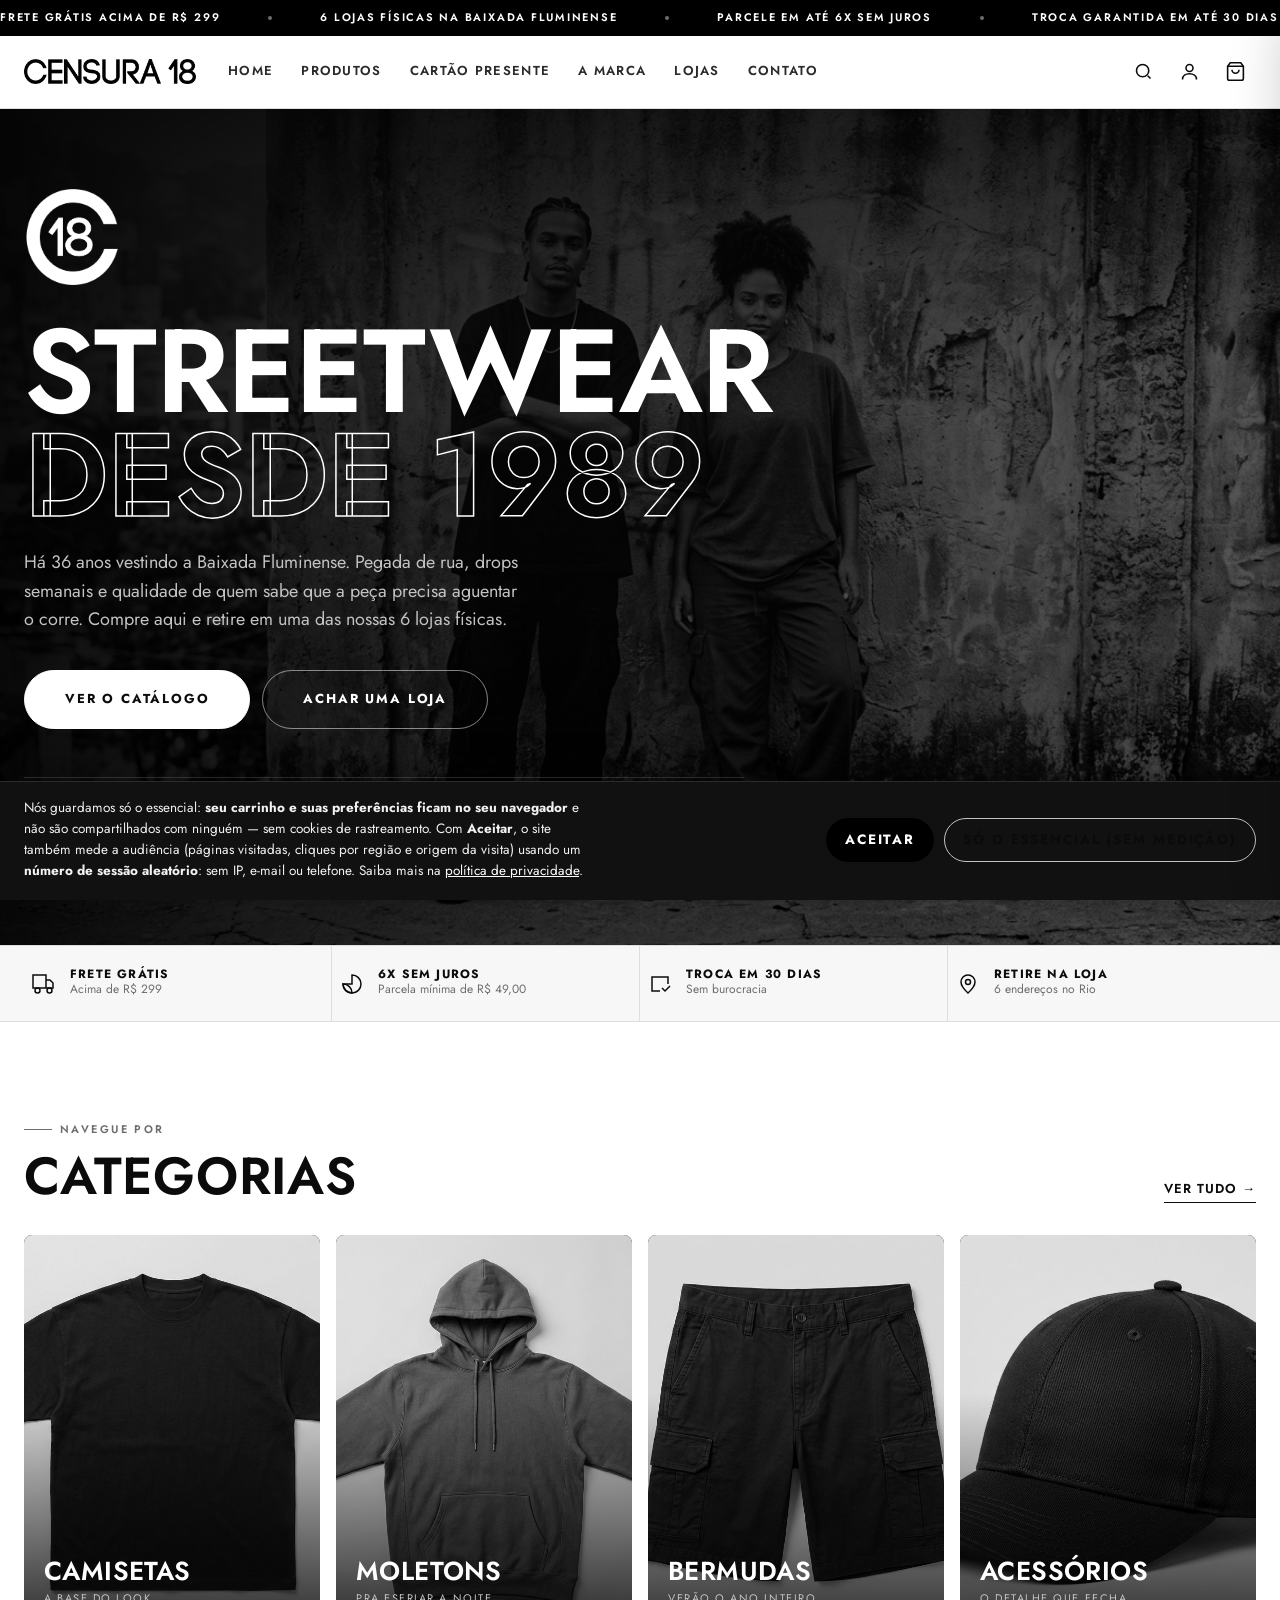
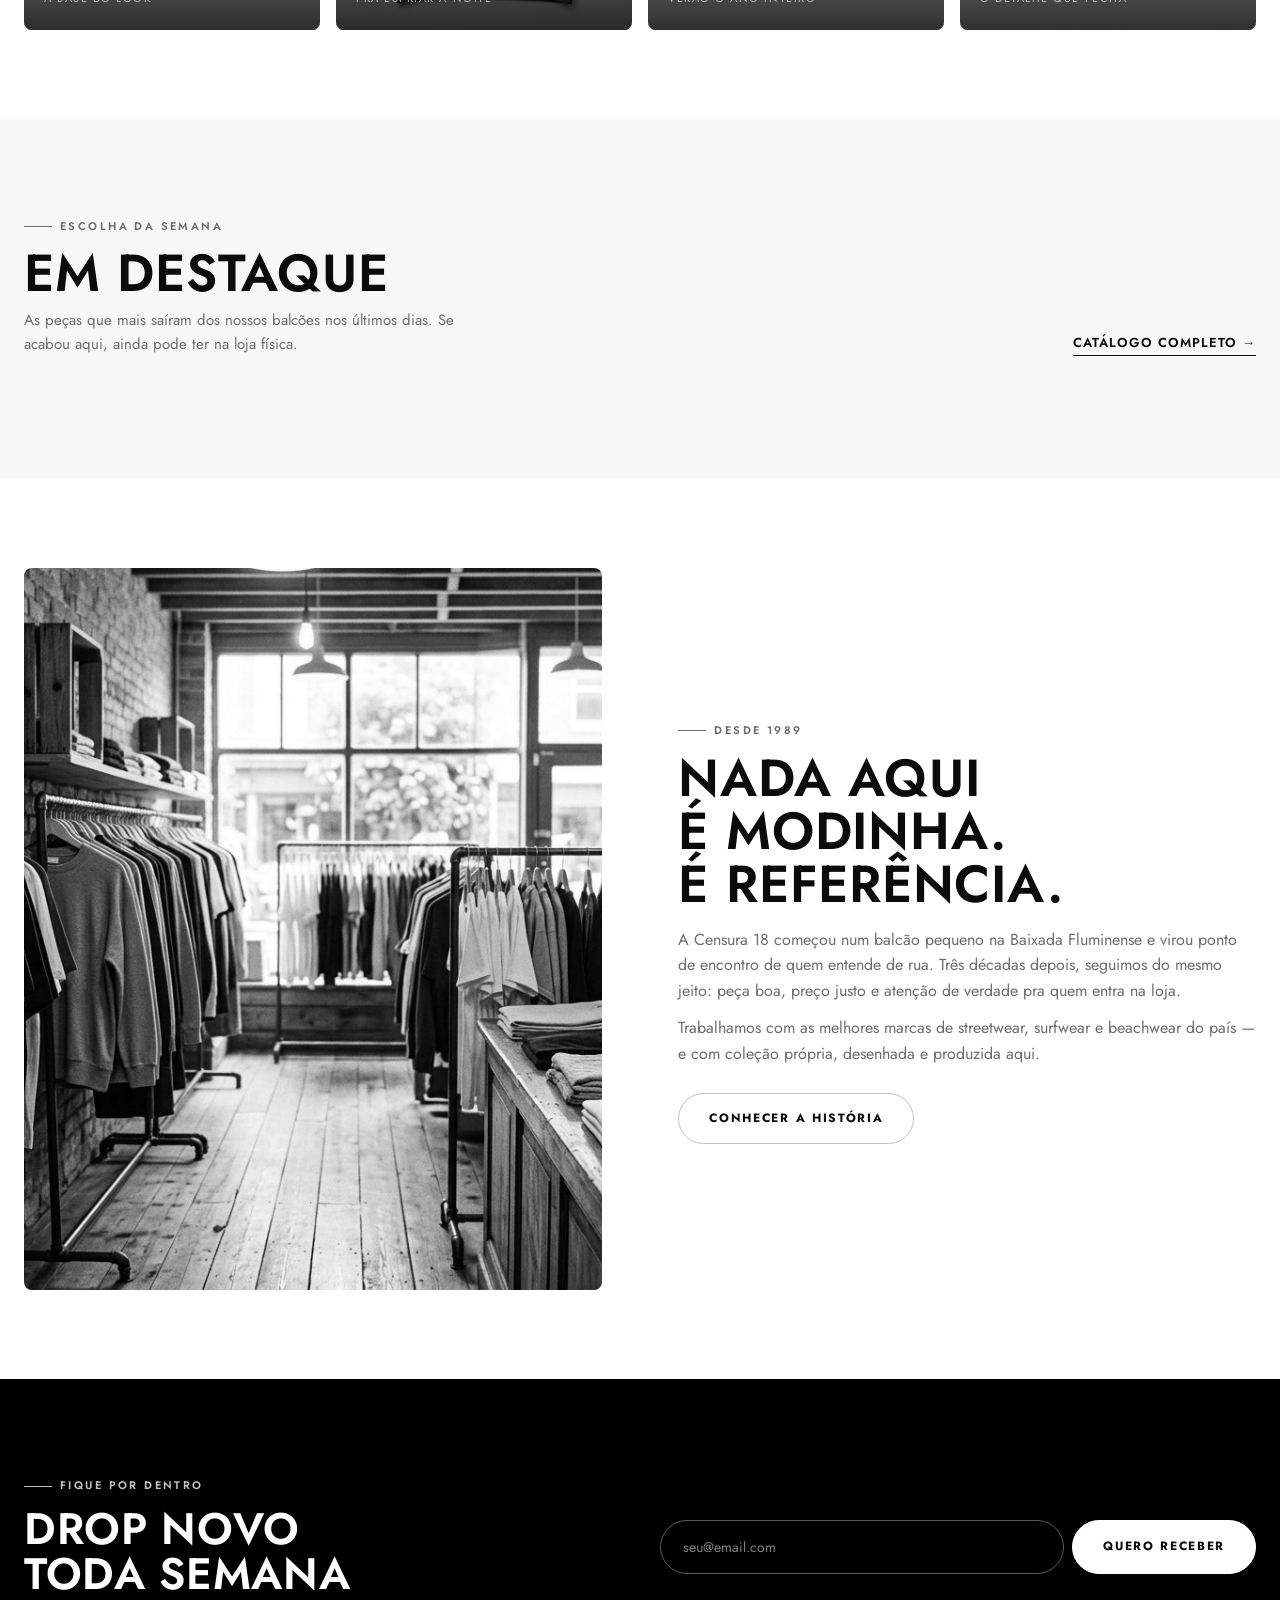
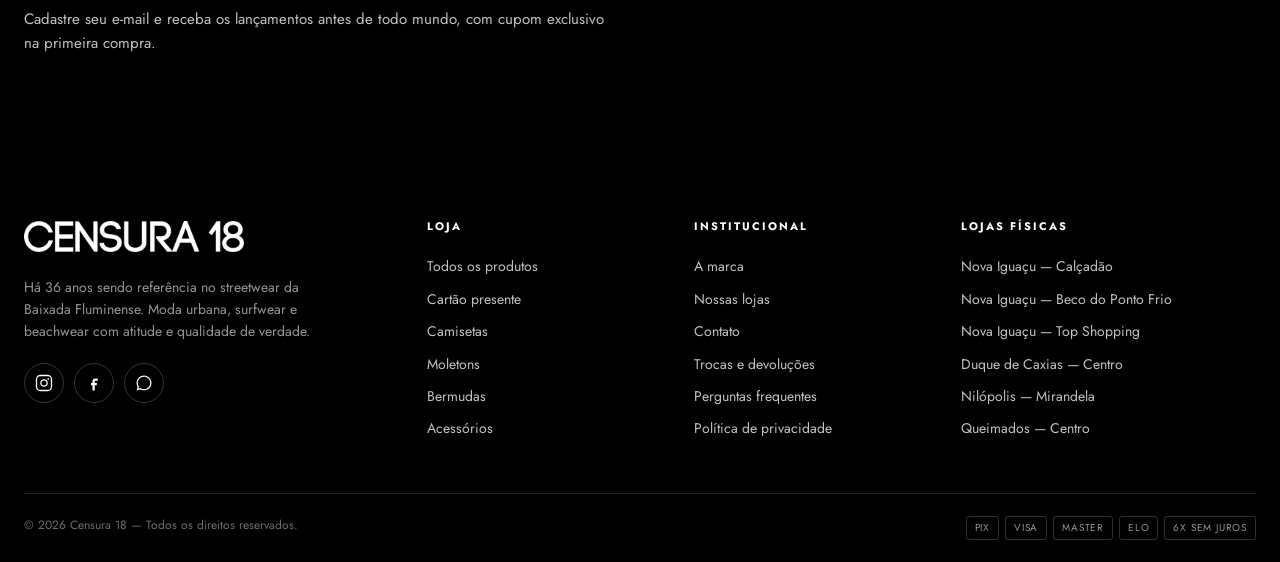
<file: index.html>
<!DOCTYPE html>
<html lang="pt-BR">
<head>
<meta charset="UTF-8">
<meta name="viewport" content="width=device-width, initial-scale=1">
<title>Censura 18 — Streetwear desde 1989</title>
<meta name="description" content="Loja online da Censura 18. Há 36 anos sendo referência no streetwear da Baixada Fluminense. Camisetas, moletons, bermudas e acessórios. 6 lojas físicas no Rio de Janeiro.">
<meta name="theme-color" content="#000000">

<meta property="og:type" content="website">
<meta property="og:title" content="Censura 18 — Streetwear desde 1989">
<meta property="og:description" content="Há 36 anos sendo referência na BXD. Compre online e retire em uma das 6 lojas físicas.">
<meta property="og:image" content="assets/img/hero.jpg">

<link rel="preconnect" href="https://fonts.googleapis.com">
<link rel="preconnect" href="https://fonts.gstatic.com" crossorigin>
<link href="https://fonts.googleapis.com/css2?family=Jost:wght@400;500;600;700&display=swap" rel="stylesheet">
<link rel="stylesheet" href="assets/css/style.css">
<link rel="icon" type="image/png" href="assets/img/logos/logo-quadro.png">
<script src="assets/js/ssl.js"></script>
<script src="assets/js/site-config.js"></script>
</head>
<body>

<a class="skip-link" href="#main">Ir para o conteúdo</a>

<!-- ============================ BARRA DE ANÚNCIOS ============================ -->
<div class="announce" aria-hidden="true">
  <div class="announce__track">
    <span class="announce__item">Frete grátis acima de R$ 299</span>
    <span class="announce__item">6 lojas físicas na Baixada Fluminense</span>
    <span class="announce__item">Parcele em até 6x sem juros</span>
    <span class="announce__item">Troca garantida em até 30 dias</span>
    <span class="announce__item">Since 1989</span>
    <span class="announce__item">Frete grátis acima de R$ 299</span>
    <span class="announce__item">6 lojas físicas na Baixada Fluminense</span>
    <span class="announce__item">Parcele em até 6x sem juros</span>
    <span class="announce__item">Troca garantida em até 30 dias</span>
    <span class="announce__item">Since 1989</span>
  </div>
</div>

<!-- ================================ CABEÇALHO ================================ -->
<header class="header">
  <div class="header__inner">

    <a class="brand" href="index.html" aria-label="Censura 18 — página inicial">
      <img src="assets/img/logos/logo_c18.png" alt="Censura 18" class="brand__img"
           onerror="this.classList.add('is-missing')">
      <span class="brand__fallback" aria-hidden="true">
        <span class="bf-word">CENSURA</span><span class="bf-num">18</span>
      </span>
    </a>

    <nav class="nav" aria-label="Navegação principal">
      <a class="nav__link" href="index.html">Home</a>
      <a class="nav__link" href="produtos.html">Produtos</a>
      <a class="nav__link" href="cartao-presente.html">Cartão presente</a>
      <a class="nav__link" href="sobre.html">A marca</a>
      <a class="nav__link" href="lojas.html">Lojas</a>
      <a class="nav__link" href="contato.html">Contato</a>
    </nav>

    <div class="header__actions">
      <form class="search" id="search-form" role="search">
        <label for="search-input" class="visually-hidden">Buscar produtos</label>
        <input class="search__input" id="search-input" type="search"
               placeholder="Buscar…" autocomplete="off">
      </form>

      <button class="icon-btn" data-toggle-search aria-label="Buscar">
        <svg viewBox="0 0 24 24" fill="none" stroke="currentColor" stroke-width="1.8">
          <circle cx="11" cy="11" r="7"/><path d="m20 20-3.2-3.2"/>
        </svg>
      </button>

      <a class="icon-btn" href="conta.html" aria-label="Minha conta">
        <svg viewBox="0 0 24 24" fill="none" stroke="currentColor" stroke-width="1.8"><circle cx="12" cy="8" r="4"/><path d="M4 21c0-4 3.6-6.5 8-6.5s8 2.5 8 6.5"/></svg>
      </a>
      <button class="icon-btn" data-open-cart aria-label="Abrir carrinho">
        <svg viewBox="0 0 24 24" fill="none" stroke="currentColor" stroke-width="1.8">
          <path d="M6 2 3 6v14a2 2 0 0 0 2 2h14a2 2 0 0 0 2-2V6l-3-4Z"/>
          <path d="M3 6h18M16 10a4 4 0 0 1-8 0"/>
        </svg>
        <span class="icon-btn__count" data-cart-count>0</span>
      </button>

      <button class="icon-btn burger" data-open-nav aria-label="Abrir menu">
        <svg viewBox="0 0 24 24" fill="none" stroke="currentColor" stroke-width="1.8">
          <path d="M3 6h18M3 12h18M3 18h18"/>
        </svg>
      </button>
    </div>

  </div>
</header>

<!-- =============================== MENU MOBILE =============================== -->
<div class="mobile-nav" id="mobile-nav" aria-hidden="true">
  <div class="mobile-nav__top">
    <a class="brand" href="index.html">
      <img src="assets/img/logos/logo_c18.png" alt="Censura 18" class="brand__img"
           onerror="this.classList.add('is-missing')">
      <span class="brand__fallback">
        <span class="bf-word">CENSURA</span><span class="bf-num">18</span>
      </span>
    </a>
    <button class="icon-btn" data-close-nav aria-label="Fechar menu">
      <svg viewBox="0 0 24 24" fill="none" stroke="currentColor" stroke-width="1.8">
        <path d="M18 6 6 18M6 6l12 12"/>
      </svg>
    </button>
  </div>

  <nav class="mobile-nav__list" aria-label="Navegação mobile">
    <a class="mobile-nav__link" href="index.html">Home</a>
    <a class="mobile-nav__link" href="produtos.html">Produtos</a>
    <a class="mobile-nav__link" href="cartao-presente.html">Cartão presente</a>
    <a class="mobile-nav__link" href="sobre.html">A marca</a>
    <a class="mobile-nav__link" href="lojas.html">Lojas</a>
    <a class="mobile-nav__link" href="contato.html">Contato</a>
        <a class="mobile-nav__link" href="conta.html">Minha conta</a>
  </nav>

  <div class="mobile-nav__footer">
    <strong style="color:#000">Central de atendimento</strong>
    <a href="https://wa.me/5521998653133" target="_blank" rel="noopener">(21) 99865-3133</a>
    <span>marketing@c18.com.br</span>
  </div>
</div>

<main id="main">

  <!-- ================================= HERO ================================= -->
  <!-- data-banner-*: identificam a arte para a audiência (banner visto/clicado);
       o site-config.js troca pelos dados do banner ativo no painel. -->
  <section class="hero" data-banner-id="banner-padrao" data-banner-name="Padrão Censura 18" data-banner-position="home-hero">
    <div class="hero__media" id="hero-media">
      <img id="hero-img" src="assets/img/hero.jpg" alt="" onerror="this.style.display='none';this.parentElement.classList.add('is-missing')">
    </div>

    <div class="container">
      <div class="hero__inner">
        <div class="hero__logo">
          <span class="brand brand--stacked" style="color:#fff;--bf-fg:#000">
            <img src="assets/img/logos/logo-quadro.png" alt="Censura 18"
                 class="brand__img brand__img--hero"
                 onerror="this.classList.add('is-missing')">
            <span class="brand__fallback">
              <span class="bf-word">CENSURA</span><span class="bf-num">18</span>
            </span>
          </span>
        </div>

        <h1 class="hero__title">
          <span id="hero-title-1">Streetwear</span>
          <span class="outline" id="hero-title-2">desde 1989</span>
        </h1>

        <p class="hero__text" id="hero-text">
          Há 36 anos vestindo a Baixada Fluminense. Pegada de rua, drops
          semanais e qualidade de quem sabe que a peça precisa aguentar o
          corre. Compre aqui e retire em uma das nossas 6 lojas físicas.
        </p>

        <div class="hero__actions">
          <a class="btn btn--light btn--lg" id="hero-cta" href="produtos.html">Ver o catálogo</a>
          <a class="btn btn--outline-light btn--lg" id="hero-cta-2" href="lojas.html">Achar uma loja</a>
        </div>

        <!-- Números de estatística: o painel (Banners & Paleta) edita cada
             par número/legenda e a home aplica por posição (site-config.js). -->
        <div class="hero__meta" id="hero-stats">
          <div><strong id="hero-stat-1-value">36</strong><span id="hero-stat-1-label">anos de rua</span></div>
          <div><strong id="hero-stat-2-value">6</strong><span id="hero-stat-2-label">lojas físicas</span></div>
          <div><strong id="hero-stat-3-value">25k</strong><span id="hero-stat-3-label">seguidores</span></div>
          <div><strong id="hero-stat-4-value">1989</strong><span id="hero-stat-4-label">a origem</span></div>
        </div>
      </div>
    </div>
  </section>

  <!-- ============================ FAIXA DE BENEFÍCIOS ============================ -->
  <section class="perks">
    <div class="container">
      <div class="perks__grid">
        <div class="perk">
          <svg viewBox="0 0 24 24" fill="none" stroke="currentColor" stroke-width="1.5">
            <path d="M1 3h13v13H1zM14 8h4l3 3v5h-7z"/><circle cx="5.5" cy="18.5" r="2.5"/><circle cx="17.5" cy="18.5" r="2.5"/>
          </svg>
          <div><h4>Frete grátis</h4><p>Acima de R$ 299</p></div>
        </div>
        <div class="perk">
          <svg viewBox="0 0 24 24" fill="none" stroke="currentColor" stroke-width="1.5">
            <path d="M3 12a9 9 0 1 0 9-9v9z"/><path d="M3 12a9 9 0 0 0 9 9 9 9 0 0 0-9-9z"/>
          </svg>
          <div><h4>6x sem juros</h4><p>Parcela mínima de R$ 49,00</p></div>
        </div>
        <div class="perk">
          <svg viewBox="0 0 24 24" fill="none" stroke="currentColor" stroke-width="1.5">
            <path d="M20 12V5H4v14h8"/><path d="m14 16 3 3 5-5"/>
          </svg>
          <div><h4>Troca em 30 dias</h4><p>Sem burocracia</p></div>
        </div>
        <div class="perk">
          <svg viewBox="0 0 24 24" fill="none" stroke="currentColor" stroke-width="1.5">
            <path d="M12 21s7-6.3 7-11a7 7 0 1 0-14 0c0 4.7 7 11 7 11z"/><circle cx="12" cy="10" r="2.5"/>
          </svg>
          <div><h4>Retire na loja</h4><p>6 endereços no Rio</p></div>
        </div>
      </div>
    </div>
  </section>

  <!-- ============================== CATEGORIAS ============================== -->
  <section class="section">
    <div class="container">
      <div class="section__head">
        <div>
          <span class="eyebrow">Navegue por</span>
          <h2 class="section__title">Categorias</h2>
        </div>
        <a class="link-arrow" href="produtos.html">Ver tudo →</a>
      </div>

      <div class="cats">
        <a class="cat" href="produtos.html?cat=camisetas">
          <img src="assets/img/produtos/camiseta-oversized.jpg" alt="Camisetas" loading="lazy">
          <span class="cat__label"><h3>Camisetas</h3><span>A base do look</span></span>
        </a>
        <a class="cat" href="produtos.html?cat=moletons">
          <img src="assets/img/produtos/moletom-hoodie.jpg" alt="Moletons" loading="lazy">
          <span class="cat__label"><h3>Moletons</h3><span>Pra esfriar a noite</span></span>
        </a>
        <a class="cat" href="produtos.html?cat=bermudas">
          <img src="assets/img/produtos/bermuda-cargo.jpg" alt="Bermudas" loading="lazy">
          <span class="cat__label"><h3>Bermudas</h3><span>Verão o ano inteiro</span></span>
        </a>
        <a class="cat" href="produtos.html?cat=acessorios">
          <img src="assets/img/produtos/bone-estruturado.jpg" alt="Acessórios" loading="lazy">
          <span class="cat__label"><h3>Acessórios</h3><span>O detalhe que fecha</span></span>
        </a>
      </div>
    </div>
  </section>

  <!-- ============================== DESTAQUES ============================== -->
  <section class="section section--gray">
    <div class="container">
      <div class="section__head">
        <div>
          <span class="eyebrow">Escolha da semana</span>
          <h2 class="section__title">Em destaque</h2>
          <p class="section__sub">As peças que mais saíram dos nossos balcões
          nos últimos dias. Se acabou aqui, ainda pode ter na loja física.</p>
        </div>
        <a class="link-arrow" href="produtos.html">Catálogo completo →</a>
      </div>

      <div class="products" id="featured-grid">
        <!-- preenchido por assets/js/app.js -->
      </div>
    </div>
  </section>

  <!-- ============================ A MARCA (split) ============================ -->
  <section class="section">
    <div class="container">
      <div class="split">
        <div class="split__media">
          <img src="assets/img/sobre.jpg" alt="Interior de uma loja da Censura 18" loading="lazy" onerror="this.style.display='none';this.parentElement.classList.add('is-missing')">
        </div>
        <div>
          <span class="eyebrow">Desde 1989</span>
          <h2 class="section__title">Nada aqui é modinha. É referência.</h2>
          <p style="color:var(--text-muted);margin-top:16px">
            A Censura 18 começou num balcão pequeno na Baixada Fluminense e
            virou ponto de encontro de quem entende de rua. Três décadas
            depois, seguimos do mesmo jeito: peça boa, preço justo e atenção
            de verdade pra quem entra na loja.
          </p>
          <p style="color:var(--text-muted);margin-top:12px">
            Trabalhamos com as melhores marcas de streetwear, surfwear e
            beachwear do país — e com coleção própria, desenhada e produzida
            aqui.
          </p>
          <a class="btn btn--ghost" href="sobre.html" style="margin-top:26px">
            Conhecer a história
          </a>
        </div>
      </div>
    </div>
  </section>

  <!-- ============================== NEWSLETTER ============================== -->
  <section class="section section--dark">
    <div class="container">
      <div class="news">
        <div>
          <span class="eyebrow">Fique por dentro</span>
          <h2>Drop novo toda semana</h2>
          <p>Cadastre seu e-mail e receba os lançamentos antes de todo mundo,
          com cupom exclusivo na primeira compra.</p>
        </div>
        <div>
          <form class="news__form" id="news-form" novalidate>
            <label for="news-email" class="visually-hidden">Seu e-mail</label>
            <input type="email" id="news-email" placeholder="seu@email.com" required>
            <button class="btn btn--light" type="submit">Quero receber</button>
          </form>
          <p class="news__msg" id="news-msg"></p>
        </div>
      </div>
    </div>
  </section>

</main>

<!-- ================================ RODAPÉ ================================ -->
<footer class="footer">
  <div class="container">
    <div class="footer__grid">

      <div class="footer__about">
        <span class="brand" style="color:#fff;--bf-fg:#000">
          <img src="assets/img/logos/logo_c18.png" alt="Censura 18"
               class="brand__img brand__img--footer"
               onerror="this.classList.add('is-missing')">
          <span class="brand__fallback">
            <span class="bf-word">CENSURA</span><span class="bf-num">18</span>
          </span>
        </span>
        <p>Há 36 anos sendo referência no streetwear da Baixada Fluminense.
        Moda urbana, surfwear e beachwear com atitude e qualidade de verdade.</p>
        <div class="socials">
          <a class="social" href="https://www.instagram.com/censura18/" target="_blank" rel="noopener" aria-label="Instagram">
            <svg viewBox="0 0 24 24" fill="none" stroke="currentColor" stroke-width="1.7">
              <rect x="2" y="2" width="20" height="20" rx="5"/><circle cx="12" cy="12" r="4.2"/><circle cx="17.6" cy="6.4" r="1.2" fill="currentColor" stroke="none"/>
            </svg>
          </a>
          <a class="social" href="https://www.facebook.com/censura18/" target="_blank" rel="noopener" aria-label="Facebook">
            <svg viewBox="0 0 24 24" fill="currentColor">
              <path d="M14 9h3V6h-3a4 4 0 0 0-4 4v2H8v3h2v7h3v-7h2.5l.5-3H13v-2a1 1 0 0 1 1-1Z"/>
            </svg>
          </a>
          <a class="social" href="https://wa.me/5521998653133" target="_blank" rel="noopener" aria-label="WhatsApp">
            <svg viewBox="0 0 24 24" fill="currentColor">
              <path d="M12.04 2C6.58 2 2.13 6.45 2.13 11.91c0 1.75.46 3.45 1.32 4.95L2 22l5.3-1.39a9.9 9.9 0 0 0 4.74 1.2h.01c5.46 0 9.91-4.45 9.91-9.91 0-2.65-1.03-5.14-2.9-7.01A9.82 9.82 0 0 0 12.04 2Zm0 18.15h-.01a8.2 8.2 0 0 1-4.19-1.15l-.3-.18-3.12.82.83-3.04-.2-.31a8.16 8.16 0 0 1-1.25-4.38c0-4.54 3.7-8.23 8.24-8.23 2.2 0 4.27.86 5.83 2.41a8.18 8.18 0 0 1 2.41 5.83c0 4.54-3.7 8.23-8.24 8.23Z"/>
            </svg>
          </a>
        </div>
      </div>

      <div>
        <h4>Loja</h4>
        <ul>
          <li><a href="produtos.html">Todos os produtos</a></li>
          <li><a href="cartao-presente.html">Cartão presente</a></li>
          <li><a href="produtos.html?cat=camisetas">Camisetas</a></li>
          <li><a href="produtos.html?cat=moletons">Moletons</a></li>
          <li><a href="produtos.html?cat=bermudas">Bermudas</a></li>
          <li><a href="produtos.html?cat=acessorios">Acessórios</a></li>
        </ul>
      </div>

      <div>
        <h4>Institucional</h4>
        <ul>
          <li><a href="sobre.html">A marca</a></li>
          <li><a href="lojas.html">Nossas lojas</a></li>
          <li><a href="contato.html">Contato</a></li>
          <li><a href="contato.html">Trocas e devoluções</a></li>
          <li><a href="contato.html">Perguntas frequentes</a></li>
          <li><a href="privacidade.html">Política de privacidade</a></li>
        </ul>
      </div>

      <div>
        <h4>Lojas físicas</h4>
        <ul>
          <li>Nova Iguaçu — Calçadão</li>
          <li>Nova Iguaçu — Beco do Ponto Frio</li>
          <li>Nova Iguaçu — Top Shopping</li>
          <li>Duque de Caxias — Centro</li>
          <li>Nilópolis — Mirandela</li>
          <li>Queimados — Centro</li>
        </ul>
      </div>

    </div>

    <div class="footer__bottom">
      <span>© <span data-year>2026</span> Censura 18 — Todos os direitos reservados.</span>
      <span class="payments">
        <span class="pay-pill">Pix</span>
        <span class="pay-pill">Visa</span>
        <span class="pay-pill">Master</span>
        <span class="pay-pill">Elo</span>
        <span class="pay-pill">6x sem juros</span>
      </span>
    </div>
  </div>
</footer>

<!-- ============================= GAVETA DO CARRINHO ============================= -->
<div class="overlay" id="overlay"></div>

<aside class="drawer" id="cart-drawer" aria-hidden="true" aria-label="Carrinho de compras">
  <div class="drawer__head">
    <h2>Seu carrinho</h2>
    <button class="icon-btn drawer__close" data-close-cart aria-label="Fechar carrinho">
      <svg viewBox="0 0 24 24" fill="none" stroke="currentColor" stroke-width="1.8">
        <path d="M18 6 6 18M6 6l12 12"/>
      </svg>
    </button>
  </div>
  <div class="drawer__body" id="cart-body"></div>
  <div class="drawer__foot" id="cart-foot"></div>
</aside>

<!-- ============================== BOTÕES FLUTUANTES ============================== -->
<a class="fab-whats" href="https://wa.me/5521998653133?text=Ol%C3%A1!%20Vim%20pelo%20site%20da%20Censura%2018%20%F0%9F%96%A4"
   target="_blank" rel="noopener" aria-label="Falar no WhatsApp">
  <svg viewBox="0 0 24 24" fill="currentColor">
    <path d="M12.04 2C6.58 2 2.13 6.45 2.13 11.91c0 1.75.46 3.45 1.32 4.95L2 22l5.3-1.39a9.9 9.9 0 0 0 4.74 1.2h.01c5.46 0 9.91-4.45 9.91-9.91 0-2.65-1.03-5.14-2.9-7.01A9.82 9.82 0 0 0 12.04 2Zm0 18.15h-.01a8.2 8.2 0 0 1-4.19-1.15l-.3-.18-3.12.82.83-3.04-.2-.31a8.16 8.16 0 0 1-1.25-4.38c0-4.54 3.7-8.23 8.24-8.23 2.2 0 4.27.86 5.83 2.41a8.18 8.18 0 0 1 2.41 5.83c0 4.54-3.7 8.23-8.24 8.23Z"/>
  </svg>
</a>

<button class="fab-top" aria-label="Voltar ao topo">
  <svg viewBox="0 0 24 24" fill="none" stroke="currentColor" stroke-width="2">
    <path d="M12 19V5M5 12l7-7 7 7"/>
  </svg>
</button>

<script src="assets/js/data.js"></script>
<script src="assets/js/checkout.js"></script>
<script src="assets/js/frete.js"></script>
<script src="assets/js/coupons.js"></script>
<script src="assets/js/gift-card.js"></script>
<script src="assets/js/app.js"></script>
<script src="assets/js/lgpd.js"></script>
<script src="assets/js/analytics.js"></script>
</body>
</html>
</file>
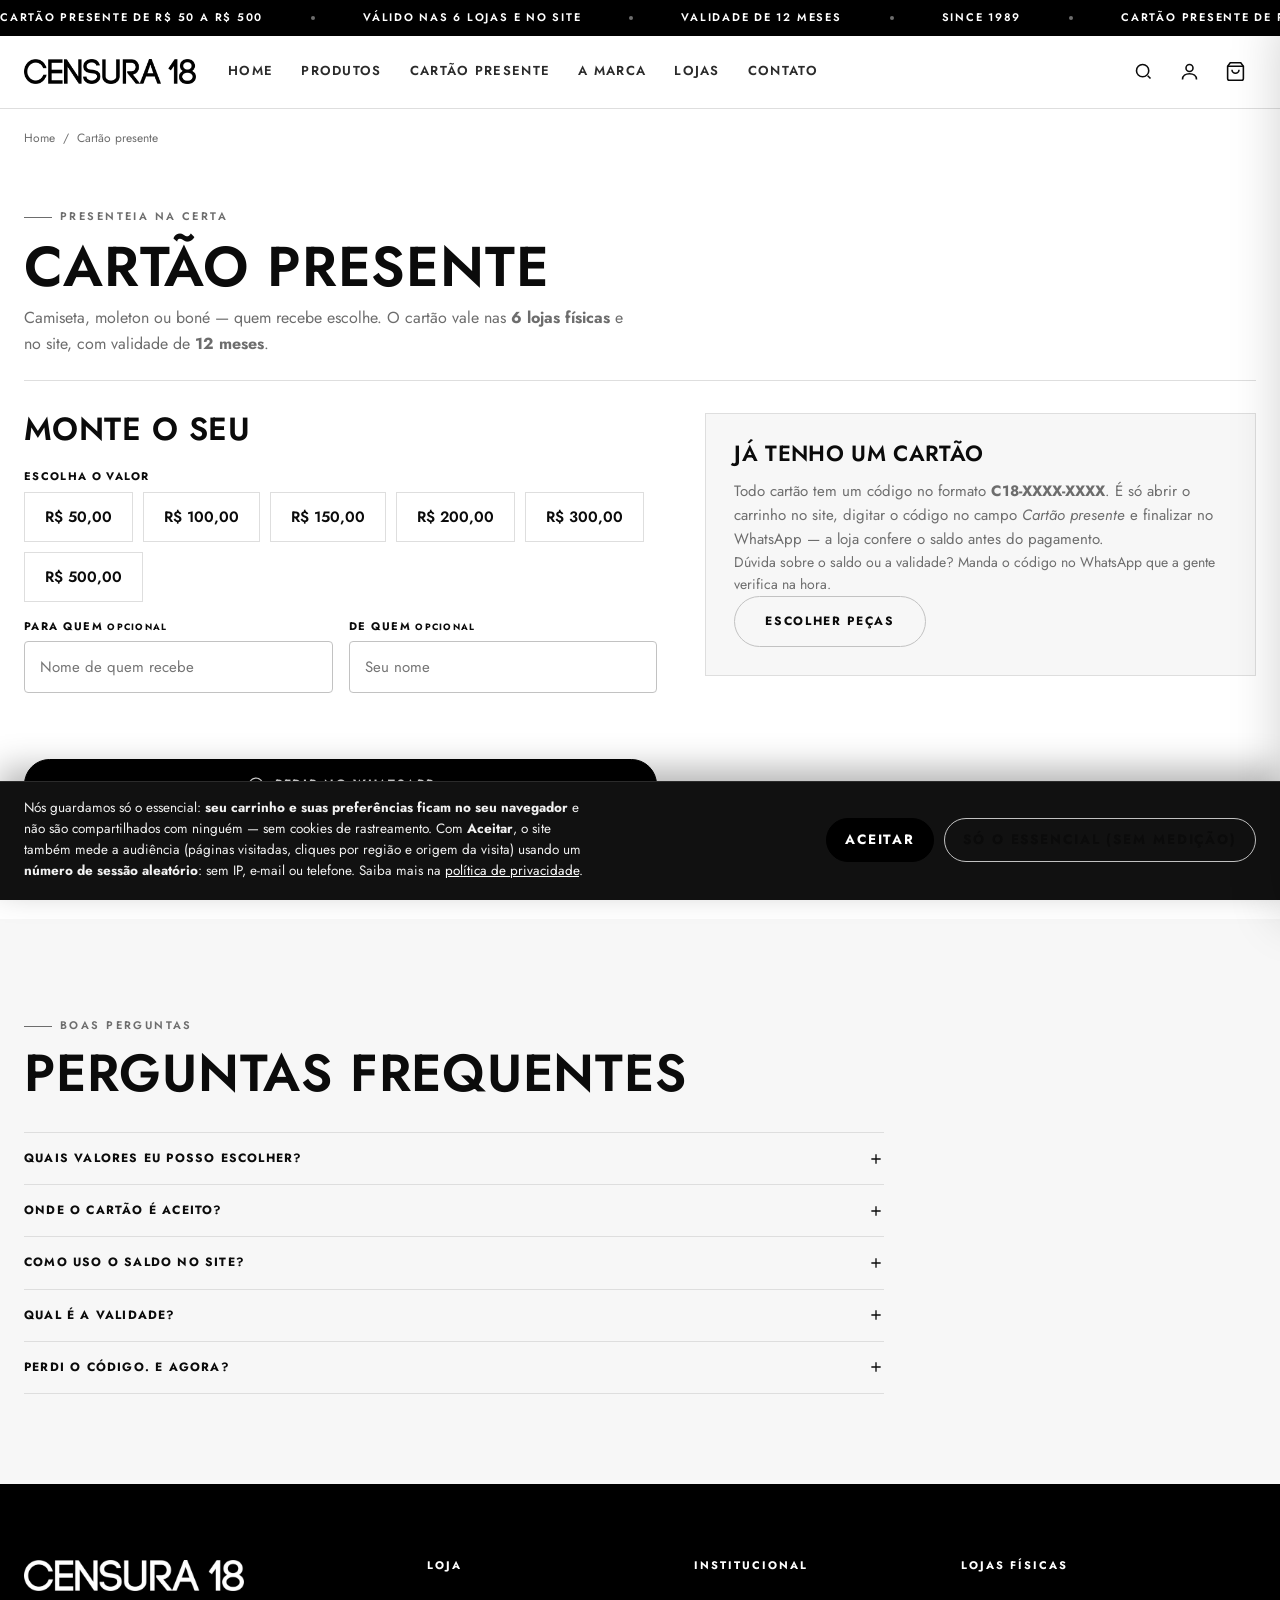
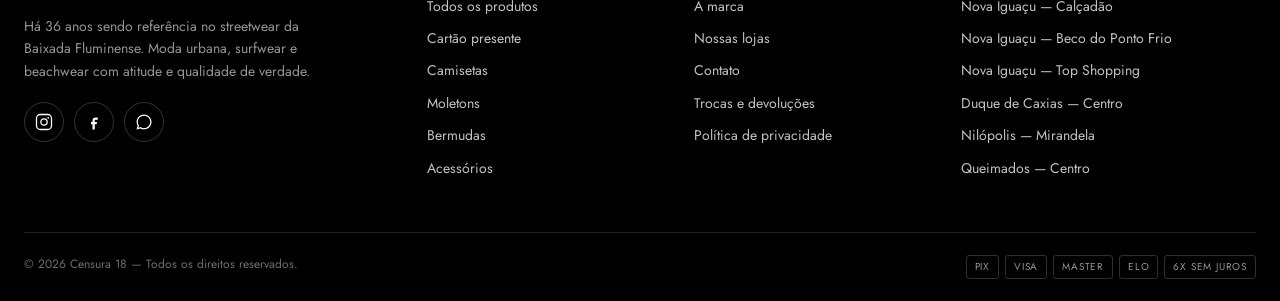
<file: cartao-presente.html>
<!DOCTYPE html>
<html lang="pt-BR">
<head>
<meta charset="UTF-8">
<meta name="viewport" content="width=device-width, initial-scale=1">
<title>Cartão presente — Censura 18</title>
<meta name="description" content="Cartão presente da Censura 18 de R$ 50 a R$ 500. Vale nas 6 lojas físicas e no site, com validade de 12 meses. Presenteie com streetwear desde 1989.">
<meta name="theme-color" content="#000000">
<meta property="og:type" content="website">
<meta property="og:title" content="Cartão presente — Censura 18">
<meta property="og:description" content="Presenteie com streetwear: cartão de R$ 50 a R$ 500, válido nas lojas e no site.">
<meta property="og:image" content="assets/img/hero.jpg">

<link rel="preconnect" href="https://fonts.googleapis.com">
<link rel="preconnect" href="https://fonts.gstatic.com" crossorigin>
<link href="https://fonts.googleapis.com/css2?family=Jost:wght@400;500;600;700&display=swap" rel="stylesheet">
<link rel="stylesheet" href="assets/css/style.css">
<link rel="icon" type="image/png" href="assets/img/logos/logo-quadro.png">
<script src="assets/js/ssl.js"></script>
<script src="assets/js/site-config.js"></script>
</head>
<body>

<a class="skip-link" href="#main">Ir para o conteúdo</a>

<div class="announce" aria-hidden="true">
  <div class="announce__track">
    <span class="announce__item">Cartão presente de R$ 50 a R$ 500</span>
    <span class="announce__item">Válido nas 6 lojas e no site</span>
    <span class="announce__item">Validade de 12 meses</span>
    <span class="announce__item">Since 1989</span>
    <span class="announce__item">Cartão presente de R$ 50 a R$ 500</span>
    <span class="announce__item">Válido nas 6 lojas e no site</span>
    <span class="announce__item">Validade de 12 meses</span>
    <span class="announce__item">Since 1989</span>
  </div>
</div>

<header class="header">
  <div class="header__inner">
    <a class="brand" href="index.html" aria-label="Censura 18 — página inicial">
      <img src="assets/img/logos/logo_c18.png" alt="Censura 18" class="brand__img" onerror="this.classList.add('is-missing')">
      <span class="brand__fallback" aria-hidden="true"><span class="bf-word">CENSURA</span><span class="bf-num">18</span></span>
    </a>
    <nav class="nav" aria-label="Navegação principal">
      <a class="nav__link" href="index.html">Home</a>
      <a class="nav__link" href="produtos.html">Produtos</a>
      <a class="nav__link" href="cartao-presente.html" aria-current="page">Cartão presente</a>
      <a class="nav__link" href="sobre.html">A marca</a>
      <a class="nav__link" href="lojas.html">Lojas</a>
      <a class="nav__link" href="contato.html">Contato</a>
    </nav>
    <div class="header__actions">
      <form class="search" id="search-form" role="search">
        <label for="search-input" class="visually-hidden">Buscar produtos</label>
        <input class="search__input" id="search-input" type="search" placeholder="Buscar…" autocomplete="off">
      </form>
      <button class="icon-btn" data-toggle-search aria-label="Buscar">
        <svg viewBox="0 0 24 24" fill="none" stroke="currentColor" stroke-width="1.8"><circle cx="11" cy="11" r="7"/><path d="m20 20-3.2-3.2"/></svg>
      </button>
      <a class="icon-btn" href="conta.html" aria-label="Minha conta">
        <svg viewBox="0 0 24 24" fill="none" stroke="currentColor" stroke-width="1.8"><circle cx="12" cy="8" r="4"/><path d="M4 21c0-4 3.6-6.5 8-6.5s8 2.5 8 6.5"/></svg>
      </a>
      <button class="icon-btn" data-open-cart aria-label="Abrir carrinho">
        <svg viewBox="0 0 24 24" fill="none" stroke="currentColor" stroke-width="1.8"><path d="M6 2 3 6v14a2 2 0 0 0 2 2h14a2 2 0 0 0 2-2V6l-3-4Z"/><path d="M3 6h18M16 10a4 4 0 0 1-8 0"/></svg>
        <span class="icon-btn__count" data-cart-count>0</span>
      </button>
      <button class="icon-btn burger" data-open-nav aria-label="Abrir menu">
        <svg viewBox="0 0 24 24" fill="none" stroke="currentColor" stroke-width="1.8"><path d="M3 6h18M3 12h18M3 18h18"/></svg>
      </button>
    </div>
  </div>
</header>

<div class="mobile-nav" id="mobile-nav" aria-hidden="true">
  <div class="mobile-nav__top">
    <a class="brand" href="index.html">
      <img src="assets/img/logos/logo_c18.png" alt="Censura 18" class="brand__img" onerror="this.classList.add('is-missing')">
      <span class="brand__fallback"><span class="bf-word">CENSURA</span><span class="bf-num">18</span></span>
    </a>
    <button class="icon-btn" data-close-nav aria-label="Fechar menu">
      <svg viewBox="0 0 24 24" fill="none" stroke="currentColor" stroke-width="1.8"><path d="M18 6 6 18M6 6l12 12"/></svg>
    </button>
  </div>
  <nav class="mobile-nav__list" aria-label="Navegação mobile">
    <a class="mobile-nav__link" href="index.html">Home</a>
    <a class="mobile-nav__link" href="produtos.html">Produtos</a>
    <a class="mobile-nav__link" href="cartao-presente.html" aria-current="page">Cartão presente</a>
    <a class="mobile-nav__link" href="sobre.html">A marca</a>
    <a class="mobile-nav__link" href="lojas.html">Lojas</a>
    <a class="mobile-nav__link" href="contato.html">Contato</a>
        <a class="mobile-nav__link" href="conta.html">Minha conta</a>
  </nav>
  <div class="mobile-nav__footer">
    <strong style="color:#000">Central de atendimento</strong>
    <a href="https://wa.me/5521998653133" target="_blank" rel="noopener">(21) 99865-3133</a>
    <span>marketing@c18.com.br</span>
  </div>
</div>

<main id="main">
  <div class="container">
    <nav class="breadcrumb" aria-label="Você está aqui">
      <a href="index.html">Home</a> <span>/</span> <span>Cartão presente</span>
    </nav>

    <div class="page-head">
      <span class="eyebrow">Presenteia na certa</span>
      <h1>Cartão presente</h1>
      <p>Camiseta, moleton ou boné — quem recebe escolhe. O cartão vale
      nas <strong>6 lojas físicas</strong> e no site, com validade de
      <strong>12 meses</strong>.</p>
    </div>

    <div class="gc-grid" style="padding-bottom:72px">

      <div>
        <h2 style="font-size:32px;margin-bottom:22px">Monte o seu</h2>
        <form class="form" id="gc-form">
          <div class="field">
            <label id="gc-amount-label">Escolha o valor</label>
            <div class="gc-amounts" id="gc-amounts" role="group" aria-labelledby="gc-amount-label"></div>
            <noscript>
              <p class="text-muted" style="font-size:14px">
                Valores disponíveis: R$ 50, R$ 100, R$ 150, R$ 200, R$ 300 e R$ 500.
                Ative o JavaScript para montar a mensagem automaticamente ou
                fale direto pelo WhatsApp.
              </p>
            </noscript>
          </div>

          <div class="form__row">
            <div class="field">
              <label for="gc-recipient">Para quem <small>opcional</small></label>
              <input type="text" id="gc-recipient" maxlength="60" placeholder="Nome de quem recebe">
            </div>
            <div class="field">
              <label for="gc-sender">De quem <small>opcional</small></label>
              <input type="text" id="gc-sender" maxlength="60" placeholder="Seu nome">
            </div>
          </div>

          <p class="gc-feedback" id="gc-feedback" role="status"></p>

          <button class="btn btn--block" type="submit">
            <svg viewBox="0 0 24 24" fill="currentColor"><path d="M12.04 2C6.58 2 2.13 6.45 2.13 11.91c0 1.75.46 3.45 1.32 4.95L2 22l5.3-1.39a9.9 9.9 0 0 0 4.74 1.2h.01c5.46 0 9.91-4.45 9.91-9.91 0-2.65-1.03-5.14-2.9-7.01A9.82 9.82 0 0 0 12.04 2Zm0 18.15h-.01a8.2 8.2 0 0 1-4.19-1.15l-.3-.18-3.12.82.83-3.04-.2-.31a8.16 8.16 0 0 1-1.25-4.38c0-4.54 3.7-8.23 8.24-8.23 2.2 0 4.27.86 5.83 2.41a8.18 8.18 0 0 1 2.41 5.83c0 4.54-3.7 8.23-8.24 8.23Z"/></svg>
            Pedir no WhatsApp
          </button>
          <p class="text-muted" style="font-size:13px;text-align:center">
            A loja confirma o pagamento e combina a entrega — digital ou
            impressa, você escolhe.
          </p>
        </form>
      </div>

      <aside class="gc-use">
        <h2 style="font-size:22px;margin-bottom:14px">Já tenho um cartão</h2>
        <p>Todo cartão tem um código no formato
        <strong>C18-XXXX-XXXX</strong>. É só abrir o carrinho no site,
        digitar o código no campo <em>Cartão presente</em> e finalizar no
        WhatsApp — a loja confere o saldo antes do pagamento.</p>
        <p class="text-muted" style="font-size:14px">Dúvida sobre o saldo ou
        a validade? Manda o código no WhatsApp que a gente verifica na hora.</p>
        <a class="btn btn--ghost" href="produtos.html">Escolher peças</a>
      </aside>

    </div>
  </div>

  <section class="section section--gray">
    <div class="container">
      <div class="section__head">
        <div>
          <span class="eyebrow">Boas perguntas</span>
          <h2 class="section__title">Perguntas frequentes</h2>
        </div>
      </div>

      <div class="faq" style="max-width:860px">
        <div class="acc">
          <button class="acc__btn">Quais valores eu posso escolher?
            <svg viewBox="0 0 24 24" fill="none" stroke="currentColor" stroke-width="2"><path d="M12 5v14M5 12h14"/></svg>
          </button>
          <div class="acc__panel"><div><p>R$ 50, R$ 100, R$ 150, R$ 200, R$ 300 e
          R$ 500. Se quiser outro valor, fala com a gente no WhatsApp — dá
          para combinar.</p></div></div>
        </div>

        <div class="acc">
          <button class="acc__btn">Onde o cartão é aceito?
            <svg viewBox="0 0 24 24" fill="none" stroke="currentColor" stroke-width="2"><path d="M12 5v14M5 12h14"/></svg>
          </button>
          <div class="acc__panel"><div><p>Em qualquer uma das 6 lojas
          físicas da Baixada Fluminense e nas compras feitas pelo site. É
          só apresentar o código no atendimento.</p></div></div>
        </div>

        <div class="acc">
          <button class="acc__btn">Como uso o saldo no site?
            <svg viewBox="0 0 24 24" fill="none" stroke="currentColor" stroke-width="2"><path d="M12 5v14M5 12h14"/></svg>
          </button>
          <div class="acc__panel"><div><p>Monte o carrinho, digite o código
          do cartão no campo <em>Cartão presente</em> e finalize no
          WhatsApp. A loja valida o saldo e aplica no total antes do
          pagamento — o site não debita nada sozinho.</p></div></div>
        </div>

        <div class="acc">
          <button class="acc__btn">Qual é a validade?
            <svg viewBox="0 0 24 24" fill="none" stroke="currentColor" stroke-width="2"><path d="M12 5v14M5 12h14"/></svg>
          </button>
          <div class="acc__panel"><div><p>12 meses a partir da compra. O
          saldo não é trocável por dinheiro, mas pode ser usado em quantas
          compras quiser até acabar.</p></div></div>
        </div>

        <div class="acc">
          <button class="acc__btn">Perdi o código. E agora?
            <svg viewBox="0 0 24 24" fill="none" stroke="currentColor" stroke-width="2"><path d="M12 5v14M5 12h14"/></svg>
          </button>
          <div class="acc__panel"><div><p>Fala com a gente no WhatsApp com o
          nome de quem comprou e a data. Localizamos a compra e emitimos o
          código de novo.</p></div></div>
        </div>
      </div>
    </div>
  </section>
</main>

<footer class="footer">
  <div class="container">
    <div class="footer__grid">
      <div class="footer__about">
        <span class="brand" style="color:#fff;--bf-fg:#000">
          <img src="assets/img/logos/logo_c18.png" alt="Censura 18" class="brand__img brand__img--footer" onerror="this.classList.add('is-missing')">
          <span class="brand__fallback"><span class="bf-word">CENSURA</span><span class="bf-num">18</span></span>
        </span>
        <p>Há 36 anos sendo referência no streetwear da Baixada Fluminense.
        Moda urbana, surfwear e beachwear com atitude e qualidade de verdade.</p>
        <div class="socials">
          <a class="social" href="https://www.instagram.com/censura18/" target="_blank" rel="noopener" aria-label="Instagram">
            <svg viewBox="0 0 24 24" fill="none" stroke="currentColor" stroke-width="1.7"><rect x="2" y="2" width="20" height="20" rx="5"/><circle cx="12" cy="12" r="4.2"/><circle cx="17.6" cy="6.4" r="1.2" fill="currentColor" stroke="none"/></svg>
          </a>
          <a class="social" href="https://www.facebook.com/censura18/" target="_blank" rel="noopener" aria-label="Facebook">
            <svg viewBox="0 0 24 24" fill="currentColor"><path d="M14 9h3V6h-3a4 4 0 0 0-4 4v2H8v3h2v7h3v-7h2.5l.5-3H13v-2a1 1 0 0 1 1-1Z"/></svg>
          </a>
          <a class="social" href="https://wa.me/5521998653133" target="_blank" rel="noopener" aria-label="WhatsApp">
            <svg viewBox="0 0 24 24" fill="currentColor"><path d="M12.04 2C6.58 2 2.13 6.45 2.13 11.91c0 1.75.46 3.45 1.32 4.95L2 22l5.3-1.39a9.9 9.9 0 0 0 4.74 1.2h.01c5.46 0 9.91-4.45 9.91-9.91 0-2.65-1.03-5.14-2.9-7.01A9.82 9.82 0 0 0 12.04 2Zm0 18.15h-.01a8.2 8.2 0 0 1-4.19-1.15l-.3-.18-3.12.82.83-3.04-.2-.31a8.16 8.16 0 0 1-1.25-4.38c0-4.54 3.7-8.23 8.24-8.23 2.2 0 4.27.86 5.83 2.41a8.18 8.18 0 0 1 2.41 5.83c0 4.54-3.7 8.23-8.24 8.23Z"/></svg>
          </a>
        </div>
      </div>
      <div>
        <h4>Loja</h4>
        <ul>
          <li><a href="produtos.html">Todos os produtos</a></li>
          <li><a href="cartao-presente.html">Cartão presente</a></li>
          <li><a href="produtos.html?cat=camisetas">Camisetas</a></li>
          <li><a href="produtos.html?cat=moletons">Moletons</a></li>
          <li><a href="produtos.html?cat=bermudas">Bermudas</a></li>
          <li><a href="produtos.html?cat=acessorios">Acessórios</a></li>
        </ul>
      </div>
      <div>
        <h4>Institucional</h4>
        <ul>
          <li><a href="sobre.html">A marca</a></li>
          <li><a href="lojas.html">Nossas lojas</a></li>
          <li><a href="contato.html">Contato</a></li>
          <li><a href="contato.html">Trocas e devoluções</a></li>
          <li><a href="privacidade.html">Política de privacidade</a></li>
        </ul>
      </div>
      <div>
        <h4>Lojas físicas</h4>
        <ul>
          <li>Nova Iguaçu — Calçadão</li>
          <li>Nova Iguaçu — Beco do Ponto Frio</li>
          <li>Nova Iguaçu — Top Shopping</li>
          <li>Duque de Caxias — Centro</li>
          <li>Nilópolis — Mirandela</li>
          <li>Queimados — Centro</li>
        </ul>
      </div>
    </div>
    <div class="footer__bottom">
      <span>© <span data-year>2026</span> Censura 18 — Todos os direitos reservados.</span>
      <span class="payments">
        <span class="pay-pill">Pix</span><span class="pay-pill">Visa</span>
        <span class="pay-pill">Master</span><span class="pay-pill">Elo</span>
        <span class="pay-pill">6x sem juros</span>
      </span>
    </div>
  </div>
</footer>

<div class="overlay" id="overlay"></div>
<aside class="drawer" id="cart-drawer" aria-hidden="true" aria-label="Carrinho de compras">
  <div class="drawer__head">
    <h2>Seu carrinho</h2>
    <button class="icon-btn drawer__close" data-close-cart aria-label="Fechar carrinho">
      <svg viewBox="0 0 24 24" fill="none" stroke="currentColor" stroke-width="1.8"><path d="M18 6 6 18M6 6l12 12"/></svg>
    </button>
  </div>
  <div class="drawer__body" id="cart-body"></div>
  <div class="drawer__foot" id="cart-foot"></div>
</aside>

<a class="fab-whats" href="https://wa.me/5521998653133?text=Ol%C3%A1!%20Vim%20pelo%20site%20da%20Censura%2018%20%F0%9F%96%A4" target="_blank" rel="noopener" aria-label="Falar no WhatsApp">
  <svg viewBox="0 0 24 24" fill="currentColor"><path d="M12.04 2C6.58 2 2.13 6.45 2.13 11.91c0 1.75.46 3.45 1.32 4.95L2 22l5.3-1.39a9.9 9.9 0 0 0 4.74 1.2h.01c5.46 0 9.91-4.45 9.91-9.91 0-2.65-1.03-5.14-2.9-7.01A9.82 9.82 0 0 0 12.04 2Zm0 18.15h-.01a8.2 8.2 0 0 1-4.19-1.15l-.3-.18-3.12.82.83-3.04-.2-.31a8.16 8.16 0 0 1-1.25-4.38c0-4.54 3.7-8.23 8.24-8.23 2.2 0 4.27.86 5.83 2.41a8.18 8.18 0 0 1 2.41 5.83c0 4.54-3.7 8.23-8.24 8.23Z"/></svg>
</a>
<button class="fab-top" aria-label="Voltar ao topo">
  <svg viewBox="0 0 24 24" fill="none" stroke="currentColor" stroke-width="2"><path d="M12 19V5M5 12l7-7 7 7"/></svg>
</button>

<script src="assets/js/data.js"></script>
<script src="assets/js/checkout.js"></script>
<script src="assets/js/frete.js"></script>
<script src="assets/js/coupons.js"></script>
<script src="assets/js/gift-card.js"></script>
<script src="assets/js/app.js"></script>
<script src="assets/js/lgpd.js"></script>
<script src="assets/js/analytics.js"></script>
<script>
/* Página do cartão presente: valores, nomes e mensagem do WhatsApp */
(function () {
  var amounts = document.getElementById("gc-amounts");
  var form = document.getElementById("gc-form");
  if (!amounts || !form || !window.C18GiftCard) return;

  var gc = window.C18GiftCard;
  var selected = 0;
  var feedback = document.getElementById("gc-feedback");

  amounts.innerHTML = gc.AMOUNTS.map(function (value) {
    return (
      '<button type="button" class="gc-amount" data-amount="' + value + '">' +
      gc.formatAmountBRL(value) +
      "</button>"
    );
  }).join("");

  function choose(btn) {
    selected = Number(btn.dataset.amount);
    amounts.querySelectorAll(".gc-amount").forEach(function (b) {
      b.classList.toggle("is-active", b === btn);
    });
    feedback.textContent = "";
  }

  amounts.addEventListener("click", function (e) {
    var btn = e.target.closest(".gc-amount");
    if (btn) choose(btn);
  });

  form.addEventListener("submit", function (e) {
    e.preventDefault();
    var msg = gc.buildWhatsMessage({
      amount: selected,
      recipient: document.getElementById("gc-recipient").value,
      sender: document.getElementById("gc-sender").value,
    });
    if (!msg) {
      feedback.textContent = "Escolha um valor para o cartão.";
      return;
    }
    window.open(
      "https://wa.me/" + BRAND.whatsapp + "?text=" + encodeURIComponent(msg),
      "_blank",
      "noopener"
    );
  });
})();
</script>
</body>
</html>
</file>
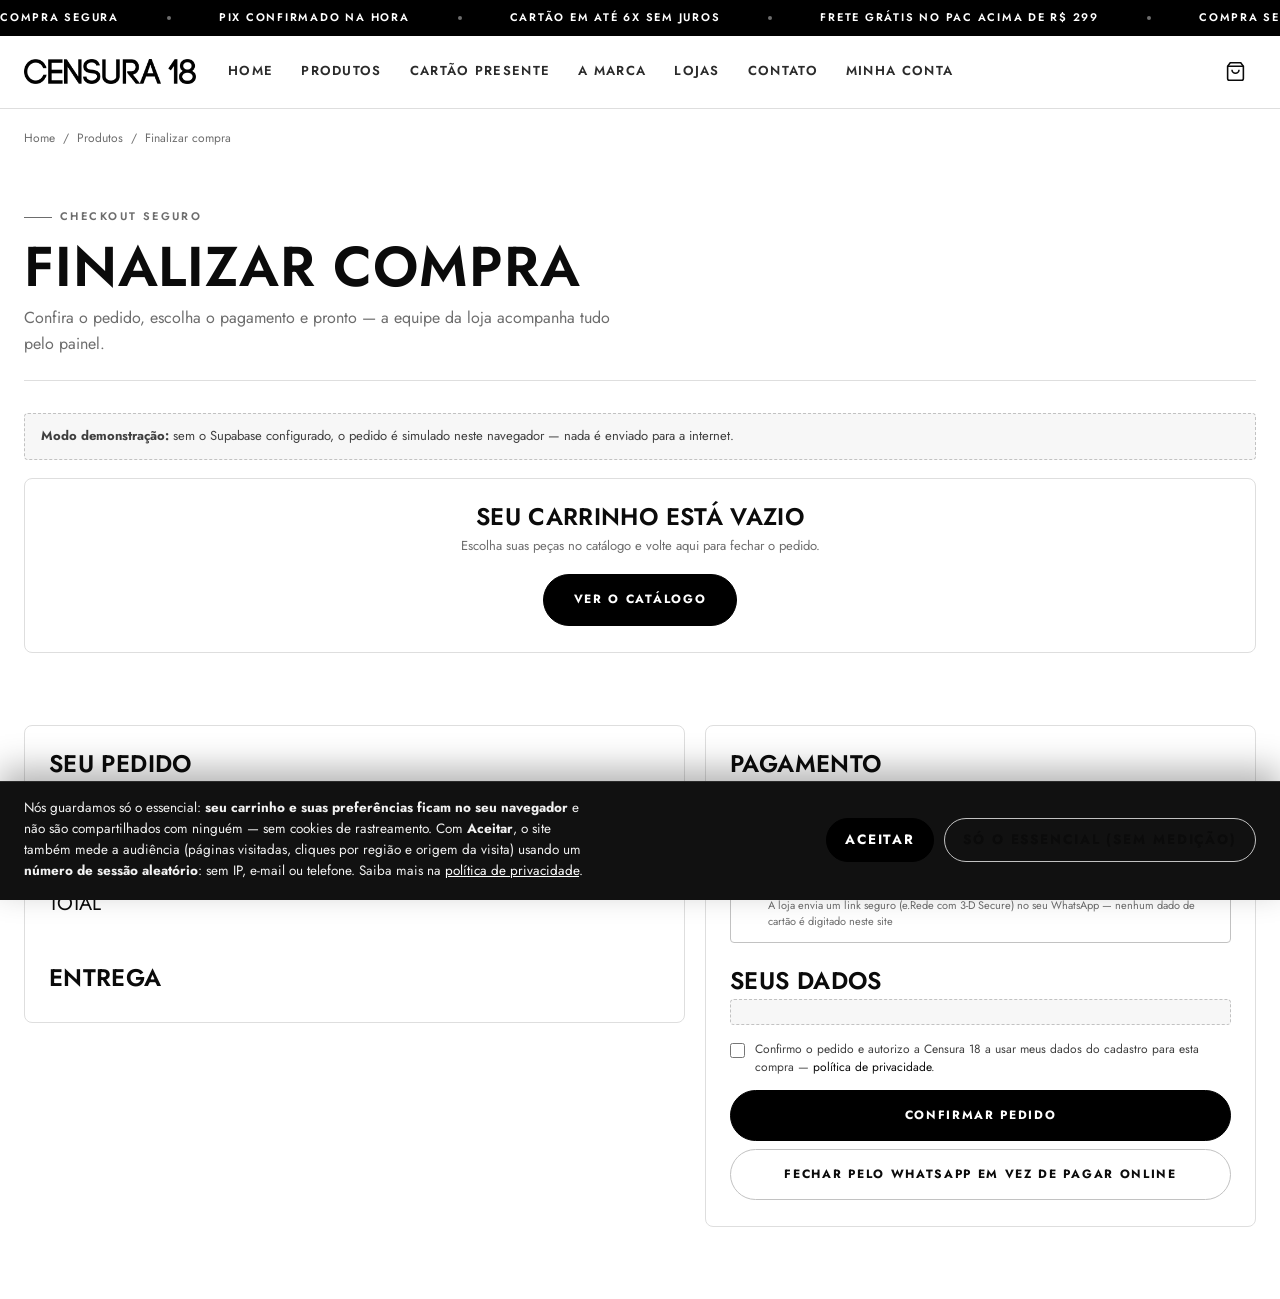
<file: checkout.html>
<!DOCTYPE html>
<html lang="pt-BR">
<head>
<meta charset="UTF-8">
<meta name="viewport" content="width=device-width, initial-scale=1">
<title>Finalizar compra — Censura 18</title>
<meta name="description" content="Finalize sua compra na Censura 18 com Pix (confirmação na hora) ou cartão em até 6x sem juros. Frete calculado pelo CEP, entrega para todo o Brasil.">
<meta name="robots" content="noindex">
<meta name="theme-color" content="#000000">

<link rel="preconnect" href="https://fonts.googleapis.com">
<link rel="preconnect" href="https://fonts.gstatic.com" crossorigin>
<link href="https://fonts.googleapis.com/css2?family=Jost:wght@400;500;600;700&display=swap" rel="stylesheet">
<link rel="stylesheet" href="assets/css/style.css">
<link rel="icon" type="image/png" href="assets/img/logos/logo-quadro.png">
<script src="assets/js/ssl.js"></script>
<script src="assets/js/site-config.js"></script>
</head>
<body>

<a class="skip-link" href="#main">Ir para o conteúdo</a>

<div class="announce" aria-hidden="true">
  <div class="announce__track">
    <span class="announce__item">Compra segura</span>
    <span class="announce__item">Pix confirmado na hora</span>
    <span class="announce__item">Cartão em até 6x sem juros</span>
    <span class="announce__item">Frete grátis no PAC acima de R$ 299</span>
    <span class="announce__item">Compra segura</span>
    <span class="announce__item">Pix confirmado na hora</span>
    <span class="announce__item">Cartão em até 6x sem juros</span>
    <span class="announce__item">Frete grátis no PAC acima de R$ 299</span>
  </div>
</div>

<header class="header">
  <div class="header__inner">
    <a class="brand" href="index.html" aria-label="Censura 18 — página inicial">
      <img src="assets/img/logos/logo_c18.png" alt="Censura 18" class="brand__img" onerror="this.classList.add('is-missing')">
      <span class="brand__fallback" aria-hidden="true"><span class="bf-word">CENSURA</span><span class="bf-num">18</span></span>
    </a>
    <nav class="nav" aria-label="Navegação principal">
      <a class="nav__link" href="index.html">Home</a>
      <a class="nav__link" href="produtos.html">Produtos</a>
      <a class="nav__link" href="cartao-presente.html">Cartão presente</a>
      <a class="nav__link" href="sobre.html">A marca</a>
      <a class="nav__link" href="lojas.html">Lojas</a>
      <a class="nav__link" href="contato.html">Contato</a>
      <a class="nav__link" href="conta.html">Minha conta</a>
    </nav>
    <div class="header__actions">
      <button class="icon-btn" data-open-cart aria-label="Abrir carrinho">
        <svg viewBox="0 0 24 24" fill="none" stroke="currentColor" stroke-width="1.8">
          <path d="M6 2 3 6v14a2 2 0 0 0 2 2h14a2 2 0 0 0 2-2V6l-3-4Z"/>
          <path d="M3 6h18M16 10a4 4 0 0 1-8 0"/>
        </svg>
        <span class="icon-btn__count" data-cart-count>0</span>
      </button>
    </div>
  </div>
</header>

<main id="main">
  <div class="container">
    <nav class="breadcrumb" aria-label="Você está aqui">
      <a href="index.html">Home</a> <span>/</span> <a href="produtos.html">Produtos</a> <span>/</span> <span>Finalizar compra</span>
    </nav>

    <div class="page-head">
      <span class="eyebrow">Checkout seguro</span>
      <h1>Finalizar compra</h1>
      <p>Confira o pedido, escolha o pagamento e pronto — a equipe da loja
      acompanha tudo pelo painel.</p>
    </div>

    <p class="conta-demo-note" id="checkout-demo-note" hidden>
      <strong>Modo demonstração:</strong> sem o Supabase configurado, o pedido
      é simulado neste navegador — nada é enviado para a internet.
    </p>

    <!-- ============================ carrinho vazio ============================ -->
    <div id="view-vazio" hidden style="padding-bottom:72px">
      <div class="conta-card" style="text-align:center">
        <h2>Seu carrinho está vazio</h2>
        <p class="conta-card__sub">Escolha suas peças no catálogo e volte aqui para fechar o pedido.</p>
        <a class="btn" href="produtos.html">Ver o catálogo</a>
      </div>
    </div>

    <!-- ============================== sem conta ============================== -->
    <div id="view-login" hidden style="padding-bottom:72px">
      <div class="conta-card" style="max-width:640px">
        <h2>Falta pouco!</h2>
        <p class="conta-card__sub">Para pagar online, entre na sua conta (ou crie
        uma em 1 minuto) — seus dados de entrega já ficam salvos e a loja
        reconhece seu pedido na hora.</p>
        <div class="conta-actions">
          <a class="btn" href="conta.html">Entrar ou criar conta</a>
          <button class="btn btn--ghost" id="btn-whats-login" type="button">Prefiro fechar no WhatsApp</button>
        </div>
      </div>
    </div>

    <!-- =============================== checkout =============================== -->
    <div class="checkout-grid" id="view-checkout" hidden style="padding-bottom:72px">

      <section class="conta-card" aria-labelledby="titulo-itens">
        <h2 id="titulo-itens">Seu pedido</h2>
        <div id="itens-lista" class="checkout-itens"></div>
        <div class="checkout-totais">
          <div><span>Subtotal</span><b id="total-subtotal"></b></div>
          <div><span>Frete <small id="frete-prazo"></small></span><b id="total-frete"></b></div>
          <div class="checkout-totais__linha"><span>Total</span><b id="total-geral"></b></div>
          <p class="conta-help" id="parcelamento"></p>
        </div>

        <h2 style="margin-top:26px">Entrega</h2>
        <div id="entrega-bloco"></div>
      </section>

      <section class="conta-card" aria-labelledby="titulo-pagamento">
        <h2 id="titulo-pagamento">Pagamento</h2>

        <div class="pay-options" role="radiogroup" aria-label="Forma de pagamento">
          <label class="pay-option">
            <input type="radio" name="metodo" value="pix" checked>
            <span class="pay-option__label">
              <strong>Pix</strong>
              <small>Aprovação na hora — código copia e cola gerado aqui</small>
            </span>
          </label>
          <label class="pay-option">
            <input type="radio" name="metodo" value="cartao">
            <span class="pay-option__label">
              <strong>Cartão de crédito <small>até 6x sem juros</small></strong>
              <small>A loja envia um link seguro (e.Rede com 3-D Secure) no seu
              WhatsApp — nenhum dado de cartão é digitado neste site</small>
            </span>
          </label>
        </div>

        <h2 style="margin-top:26px">Seus dados</h2>
        <div id="dados-cliente" class="checkout-dados"></div>
        <p class="conta-help" id="dados-nota"></p>

        <label class="conta-consent" style="margin-top:16px">
          <input type="checkbox" id="checkout-consentimento">
          <span>Confirmo o pedido e autorizo a Censura 18 a usar meus dados do
          cadastro para esta compra — <a href="privacidade.html" target="_blank" rel="noopener">política
          de privacidade</a>.</span>
        </label>

        <p class="conta-feedback" id="feedback-checkout" role="alert" hidden></p>
        <button class="btn btn--block" id="btn-confirmar" type="button">Confirmar pedido</button>
        <button class="btn btn--ghost btn--block" id="btn-whats-alt" type="button" style="margin-top:8px">Fechar pelo WhatsApp em vez de pagar online</button>
      </section>
    </div>

    <!-- =============================== sucesso =============================== -->
    <div id="view-sucesso" hidden style="padding-bottom:72px">
      <div class="conta-card conta-grid--uma" style="max-width:720px">
        <span class="eyebrow">Pedido recebido 🖤</span>
        <h2 id="sucesso-numero" style="font-size:30px"></h2>
        <p class="conta-card__sub" id="sucesso-resumo"></p>

        <div id="sucesso-pix" hidden>
          <h3 class="pix-titulo">Pague com Pix para sair da loja hoje</h3>
          <ol class="pix-passos">
            <li>Abra o app do seu banco e escolha <strong>Pix → Pix copia e cola</strong></li>
            <li>Cole o código abaixo (ou copie por aqui) e confirme o valor de <strong id="pix-valor"></strong></li>
            <li>Envie o comprovante para a loja no WhatsApp — a equipe confirma no painel e separa seu pedido</li>
          </ol>
          <label class="pix-label" for="pix-codigo">Pix copia e cola</label>
          <div class="coupon-control">
            <input id="pix-codigo" type="text" readonly aria-readonly="true">
            <button type="button" id="pix-copiar">Copiar código</button>
          </div>
          <p class="conta-help">Chave Pix da loja: <strong id="pix-chave"></strong> · a confirmação é feita pela equipe — seu pedido entra na fila de separação assim que o pagamento é reconhecido.</p>
        </div>

        <div id="sucesso-cartao" hidden>
          <h3 class="pix-titulo">Cartão em até 6x sem juros</h3>
          <p class="conta-card__sub">A loja vai te enviar <strong>agora</strong> um link de
          pagamento seguro da e.Rede (com verificação 3-D Secure) no seu
          WhatsApp. Seu pedido já está na fila e sai para separação assim que
          o pagamento é aprovado. Nenhum dado de cartão passou por este site —
          é assim que mantemos sua compra segura.</p>
        </div>

        <div class="conta-actions" style="margin-top:18px">
          <a class="btn" id="btn-sucesso-whats" href="#" target="_blank" rel="noopener">
            Falar com a loja no WhatsApp
          </a>
          <a class="btn btn--ghost" href="conta.html">Ver em Minha conta</a>
        </div>
      </div>
    </div>
  </div>
</main>

<script src="assets/js/data.js"></script>
<script src="assets/js/checkout.js"></script>
<script src="assets/js/frete.js"></script>
<script src="assets/js/cliente.js"></script>
<script src="assets/js/pedido.js"></script>
<script src="assets/js/app.js"></script>
<script src="assets/js/lgpd.js"></script>
<script src="assets/js/analytics.js"></script>
<script>
/* ==========================================================================
   checkout.html — fechamento do pedido com Pix ou cartão
   Pix: copia-e-cola gerado no navegador (EMV/BCB) com a chave de data.js.
   Cartão: pedido fica 'pending' e a loja envia o link seguro da e.Rede.
   Modo supabase: RPC criar_meu_pedido grava em public.orders (painel vê).
   Modo demo: pedido simulado no navegador, com aviso claro.
   ========================================================================== */
(function () {
  "use strict";

  const $ = (sel) => document.querySelector(sel);
  const el = (id) => document.getElementById(id);
  const cfg = window.C18_SITE || {};
  const supabaseMode = cfg.mode === "supabase" && cfg.supabaseUrl && cfg.supabaseAnonKey;
  const P = window.C18Pedido;
  const C = window.C18Cliente;
  const CheckoutTools = window.C18Checkout || {};
  const CART_KEY = "c18:carrinho";
  const CHECKOUT_KEY = "c18:checkout";

  const estado = {
    resumo: null,
    cliente: null,
    metodo: "pix",
    numero: "",
    pedidoCriado: null,
  };

  function feedback(texto, erro) {
    const p = el("feedback-checkout");
    p.textContent = texto;
    p.hidden = !texto;
    p.classList.toggle("is-erro", Boolean(erro));
  }

  function ocupado(on) {
    const btn = el("btn-confirmar");
    btn.disabled = on;
    btn.classList.toggle("is-busy", on);
    btn.textContent = on ? "Criando seu pedido…" : "Confirmar pedido";
  }

  function loadSupabaseLib() {
    if (window.supabase) return Promise.resolve(window.supabase);
    return new Promise((resolve, reject) => {
      const s = document.createElement("script");
      s.src = "https://cdn.jsdelivr.net/npm/@supabase/supabase-js@2";
      s.onload = () => (window.supabase ? resolve(window.supabase) : reject(new Error("Supabase não carregou")));
      s.onerror = () => reject(new Error("Falha ao carregar o cliente Supabase"));
      document.head.appendChild(s);
    });
  }

  let db = null;
  function dbClient() {
    if (!db) {
      db = window.supabase.createClient(cfg.supabaseUrl, cfg.supabaseAnonKey, {
        auth: { persistSession: false, autoRefreshToken: false },
      });
    }
    return db;
  }

  /* ------------------------------------------------------------- dados */
  function lerStorage() {
    let cart = [];
    let checkout = {};
    try { cart = JSON.parse(localStorage.getItem(CART_KEY) || "[]"); } catch (_) {}
    try { checkout = JSON.parse(localStorage.getItem(CHECKOUT_KEY) || "{}"); } catch (_) {}
    return { cart, checkout };
  }

  function verVazio() {
    el("view-checkout").hidden = true;
    el("view-vazio").hidden = false;
  }

  /* ----------------------------------------------------------- entrega */
  function freteSelecionado() {
    return estado.resumo.frete;
  }

  function renderEntrega() {
    const bloco = el("entrega-bloco");
    const frete = freteSelecionado();
    const cep = C18Frete.normalizeCep(estado.cliente?.cep);

    if (frete) {
      const label = [frete.transportadora, frete.servico].filter(Boolean).join(" — ");
      bloco.innerHTML = `
        <div class="frete-options">
          <div class="frete-option frete-option--resumo is-selected">
            <span class="frete-option__label">
              <strong>${label}</strong>
              <small>${frete.prazoTexto || ""}${cep ? ` · CEP ${C18Frete.formatCep(cep)}` : ""}</small>
            </span>
            <b class="frete-option__preco${frete.gratis ? " is-gratis" : ""}">${frete.gratis ? "Grátis" : P.dinheiro(frete.preco)}</b>
          </div>
        </div>
        <p class="conta-help">Quer trocar a entrega? Escolha outra opção no carrinho antes de confirmar.</p>`;
      return;
    }

    /* sem frete escolhido no carrinho: escolhe aqui pelo CEP do cadastro */
    if (C18Frete.isCepValida(cep)) {
      const opcoes = C18Frete.cotar(cep, { items: estado.resumo.items, subtotal: estado.resumo.subtotal }).options;
      if (opcoes.length) {
        bloco.innerHTML = `
          <p class="conta-help">Escolha a entrega para <strong>${C18Frete.formatCep(cep)}</strong>:</p>
          <div class="frete-options" role="radiogroup" aria-label="Opções de entrega">
            ${opcoes.map((op) => `
            <label class="frete-option">
              <input type="radio" name="frete-checkout" value="${op.id}" ${op.id === "correios-pac" ? "checked" : ""}>
              <span class="frete-option__label"><strong>${C18Frete.etiqueta(op)}</strong><small>${op.prazoTexto}</small></span>
              <b class="frete-option__preco${op.gratis ? " is-gratis" : ""}">${C18Frete.precoTexto(op)}</b>
            </label>`).join("")}
          </div>`;
        atualizarFreteLocal();
        return;
      }
    }
    bloco.innerHTML = `
      <p class="conta-help">Nenhuma entrega selecionada. Volte ao carrinho e
      calcule o frete pelo CEP (ou escolha retirar na loja).</p>
      <a class="btn btn--ghost" href="produtos.html">Voltar ao carrinho</a>`;
  }

  function atualizarFreteLocal() {
    const selecionada = document.querySelector('input[name="frete-checkout"]:checked');
    if (!selecionada) return;
    const cep = C18Frete.normalizeCep(estado.cliente?.cep);
    const op = C18Frete
      .cotar(cep, { items: estado.resumo.items, subtotal: estado.resumo.subtotal })
      .options.find((o) => o.id === selecionada.value);
    if (op) {
      estado.resumo.frete = {
        id: op.id, transportadora: op.transportadora, servico: op.servico,
        preco: op.preco, prazoTexto: op.prazoTexto, gratis: op.gratis,
      };
      renderResumo();
    }
  }

  /* ------------------------------------------------------------ resumo */
  function renderResumo() {
    const r = estado.resumo;
    el("itens-lista").innerHTML = r.items
      .map(
        (i) => `
      <div class="checkout-item">
        <span>${i.qty}x <strong>${i.name}</strong> <small>tam. ${i.size} · ${i.color}</small></span>
        <b>${P.dinheiro(i.qty * i.price)}</b>
      </div>`
      )
      .join("");

    const frete = r.frete;
    el("total-subtotal").textContent = P.dinheiro(r.subtotal);
    el("total-frete").textContent = frete ? (frete.gratis ? "Grátis" : P.dinheiro(frete.preco)) : "—";
    el("frete-prazo").textContent = frete?.prazoTexto ? `· ${frete.prazoTexto}` : "";
    el("total-geral").textContent = P.dinheiro(r.total);
    el("parcelamento").textContent =
      estado.metodo === "cartao" && CheckoutTools.installmentText
        ? CheckoutTools.installmentText(r.total)
        : "No Pix, o valor é único — sem juros.";
  }

  /* ------------------------------------------------------- seus dados */
  function renderDados() {
    const c = estado.cliente || {};
    el("dados-cliente").innerHTML = `
      <div class="checkout-item"><span><strong>${c.nome || "—"}</strong></span></div>
      <div class="checkout-item"><span>${c.telefone ? C.formatTelefone(c.telefone) : "—"}</span></div>
      ${
        [c.rua, c.numero].some(Boolean)
          ? `<div class="checkout-item"><span>${[c.rua, c.numero, c.complemento].filter(Boolean).join(", ")} — ${[c.bairro, c.cidade, c.uf].filter(Boolean).join("/")}</span></div>`
          : ""
      }
      ${
        c.cep
          ? `<div class="checkout-item"><span>CEP ${C.formatCep(c.cep)}</span></div>`
          : ""
      }`;
    el("dados-nota").textContent =
      "Os itens e o frete usam estes dados do seu cadastro. Precisa mudar algo? Atualize em Minha conta antes de confirmar.";
  }

  /* ------------------------------------------------------------- fluxo */
  function mostrar(id) {
    ["view-vazio", "view-login", "view-checkout", "view-sucesso"].forEach((v) => {
      el(v).hidden = v !== id;
    });
    window.scrollTo({ top: 0, behavior: "smooth" });
  }

  function numeroDemo() {
    return `C18-DEMO-${Math.random().toString(36).slice(2, 6).toUpperCase()}`;
  }

  /* Audiência (assets/js/analytics.js): só grava após o aceite no aviso de
     privacidade. begin_checkout ao abrir a página com itens; purchase quando
     o pedido é criado — é a conversão que volta para Meta, GA4 e Google Ads. */
  function medir(kind, data) {
    const analytics = window.C18Analytics;
    if (analytics && typeof analytics.track === "function") {
      try { analytics.track(kind, data); } catch (_) { /* medição é opcional */ }
    }
  }

  async function criarPedidoRemoto(payload) {
    const { data, error } = await dbClient().rpc("criar_meu_pedido", { p_pedido: payload });
    if (error) throw error;
    return data;
  }

  function payloadPedido() {
    const r = estado.resumo;
    const { checkout } = lerStorage();
    return {
      items: r.items,
      subtotal: r.subtotal,
      frete: r.frete,
      total: r.total,
      metodo: estado.metodo,
      seller_code: String(checkout.sellerCode || ""),
      coupon_code: String(checkout.couponCode || ""),
      store_id: "",
    };
  }

  async function confirmar() {
    if (estado.pedidoCriado) return;
    const validacao = P.validarPedido({
      items: estado.resumo.items,
      subtotal: estado.resumo.subtotal,
      frete: estado.resumo.frete,
      total: estado.resumo.total,
      metodo: estado.metodo,
      cliente: estado.cliente || {},
    });
    if (!validacao.ok) {
      feedback(Object.values(validacao.erros).join(" · "), true);
      return;
    }
    if (!el("checkout-consentimento").checked) {
      feedback("Confirme o pedido marcando a caixa de consentimento.", true);
      return;
    }

    feedback("", false);
    ocupado(true);
    try {
      const payload = payloadPedido();
      let retorno;
      if (supabaseMode) {
        retorno = await criarPedidoRemoto(payload);
      } else {
        retorno = {
          numero: numeroDemo(),
          total: estado.resumo.total,
          metodo: estado.metodo,
        };
      }
      estado.pedidoCriado = retorno;
      estado.numero = retorno.numero;
      medir("purchase", {
        value: Number(retorno.total || estado.resumo.total || 0),
        target: estado.metodo === "pix" ? "Pix" : "Cartão",
        product_id: String((estado.resumo.items[0] || {}).id || ""),
        category: String(retorno.numero || "").slice(0, 60),
      });
      mostrarSucesso(retorno);
    } catch (erro) {
      const mensagem = /cadastro/i.test(erro?.message || "")
        ? erro.message
        : `Não deu para criar o pedido: ${erro?.message || "tente de novo"}`;
      feedback(mensagem, true);
    } finally {
      ocupado(false);
    }
  }

  function mostrarSucesso(retorno) {
    el("sucesso-numero").textContent = `Pedido ${retorno.numero}`;
    el("sucesso-resumo").textContent = `${estado.resumo.count} ${
      estado.resumo.count === 1 ? "item" : "itens"
    } · Total ${P.dinheiro(retorno.total || estado.resumo.total)}${
      estado.resumo.frete ? ` · entrega por ${[estado.resumo.frete.transportadora, estado.resumo.frete.servico].filter(Boolean).join(" — ")}` : ""
    }`;

    const mensagem = P.mensagemPedido({
      numero: retorno.numero,
      cliente: estado.cliente,
      items: estado.resumo.items,
      subtotal: estado.resumo.subtotal,
      frete: estado.resumo.frete,
      metodo: estado.metodo,
      total: retorno.total || estado.resumo.total,
    });
    const loja = STORES.find((s) => s.id === lerStorage().checkout.storeId) || STORES[0];
    el("btn-sucesso-whats").href = `https://wa.me/${loja.whatsapp}?text=${encodeURIComponent(mensagem)}`;

    if (estado.metodo === "pix") {
      el("sucesso-cartao").hidden = true;
      el("sucesso-pix").hidden = false;
      el("pix-valor").textContent = P.dinheiro(retorno.total || estado.resumo.total);
      el("pix-chave").textContent = PAGAMENTO.pixChave;
      const txid = String(retorno.numero || "").replace(/[^A-Za-z0-9]/g, "").slice(0, 25) || "PEDIDO";
      const codigo = P.pixCopiaCola(PAGAMENTO, retorno.total || estado.resumo.total, txid);
      el("pix-codigo").value = codigo;
    } else {
      el("sucesso-pix").hidden = true;
      el("sucesso-cartao").hidden = false;
    }

    /* pedido criado: limpa o carrinho (dados já estão salvos no pedido) */
    try {
      localStorage.removeItem(CART_KEY);
      document.querySelectorAll("[data-cart-count]").forEach((n) => (n.textContent = "0"));
    } catch (_) {}

    mostrar("view-sucesso");
  }

  /* --------------------------------------------------------------- boot */
  function bind() {
    document.addEventListener("change", (e) => {
      if (e.target.name === "metodo") {
        estado.metodo = e.target.value;
        renderResumo();
      }
      if (e.target.name === "frete-checkout") atualizarFreteLocal();
    });
    el("btn-confirmar").addEventListener("click", confirmar);
    el("pix-copiar").addEventListener("click", async () => {
      const input = el("pix-codigo");
      input.select();
      try {
        await navigator.clipboard.writeText(input.value);
      } catch (_) {
        document.execCommand("copy");
      }
      el("pix-copiar").textContent = "Copiado!";
      setTimeout(() => (el("pix-copiar").textContent = "Copiar código"), 2200);
    });
    const fecharWhats = () => {
      const mensagem = P.mensagemPedido({
        numero: "",
        cliente: estado.cliente,
        items: estado.resumo.items,
        subtotal: estado.resumo.subtotal,
        frete: estado.resumo.frete,
        metodo: "",
        total: estado.resumo.total,
      });
      const loja = STORES.find((s) => s.id === lerStorage().checkout.storeId) || STORES[0];
      window.open(`https://wa.me/${loja.whatsapp}?text=${encodeURIComponent(mensagem)}`, "_blank", "noopener");
    };
    el("btn-whats-alt").addEventListener("click", fecharWhats);
    el("btn-whats-login").addEventListener("click", fecharWhats);
  }

  async function boot() {
    el("checkout-demo-note").hidden = supabaseMode;
    bind();

    const { cart, checkout } = lerStorage();
    estado.resumo = P.resumo(cart, checkout.frete || null);
    if (!estado.resumo.items.length) {
      verVazio();
      return;
    }

    estado.cliente = C.currente();
    medir("checkout_intent", {
      value: Number(estado.resumo.subtotal || 0),
      target: "Checkout online",
      product_id: String((estado.resumo.items[0] || {}).id || ""),
    });

    if (!supabaseMode) {
      const demo = (() => {
        try { return JSON.parse(localStorage.getItem("c18:cliente-demo-conta") || "null"); } catch (_) { return null; }
      })();
      if (demo) estado.cliente = { ...demo };
      renderDados();
      renderEntrega();
      renderResumo();
      mostrar("view-checkout");
      return;
    }

    try {
      const client = dbClient();
      const { data: sessao } = await client.auth.getSession();
      const usuario = sessao?.session?.user;
      if (!usuario) {
        mostrar("view-login");
        return;
      }
      const { data: row } = await client
        .from("customers")
        .select("*")
        .eq("id", usuario.id)
        .single();
      estado.cliente = {
        ...(row || {}),
        email: usuario.email,
        nome: row?.nome || C.currente()?.nome || "",
        telefone: row?.telefone || C.currente()?.telefone || "",
      };
      C.definirAtual(estado.cliente);
      renderDados();
      renderEntrega();
      renderResumo();
      mostrar("view-checkout");
    } catch (_) {
      mostrar("view-login");
    }
  }

  if (document.readyState === "loading") {
    document.addEventListener("DOMContentLoaded", boot);
  } else {
    boot();
  }
})();
</script>
</body>
</html>
</file>
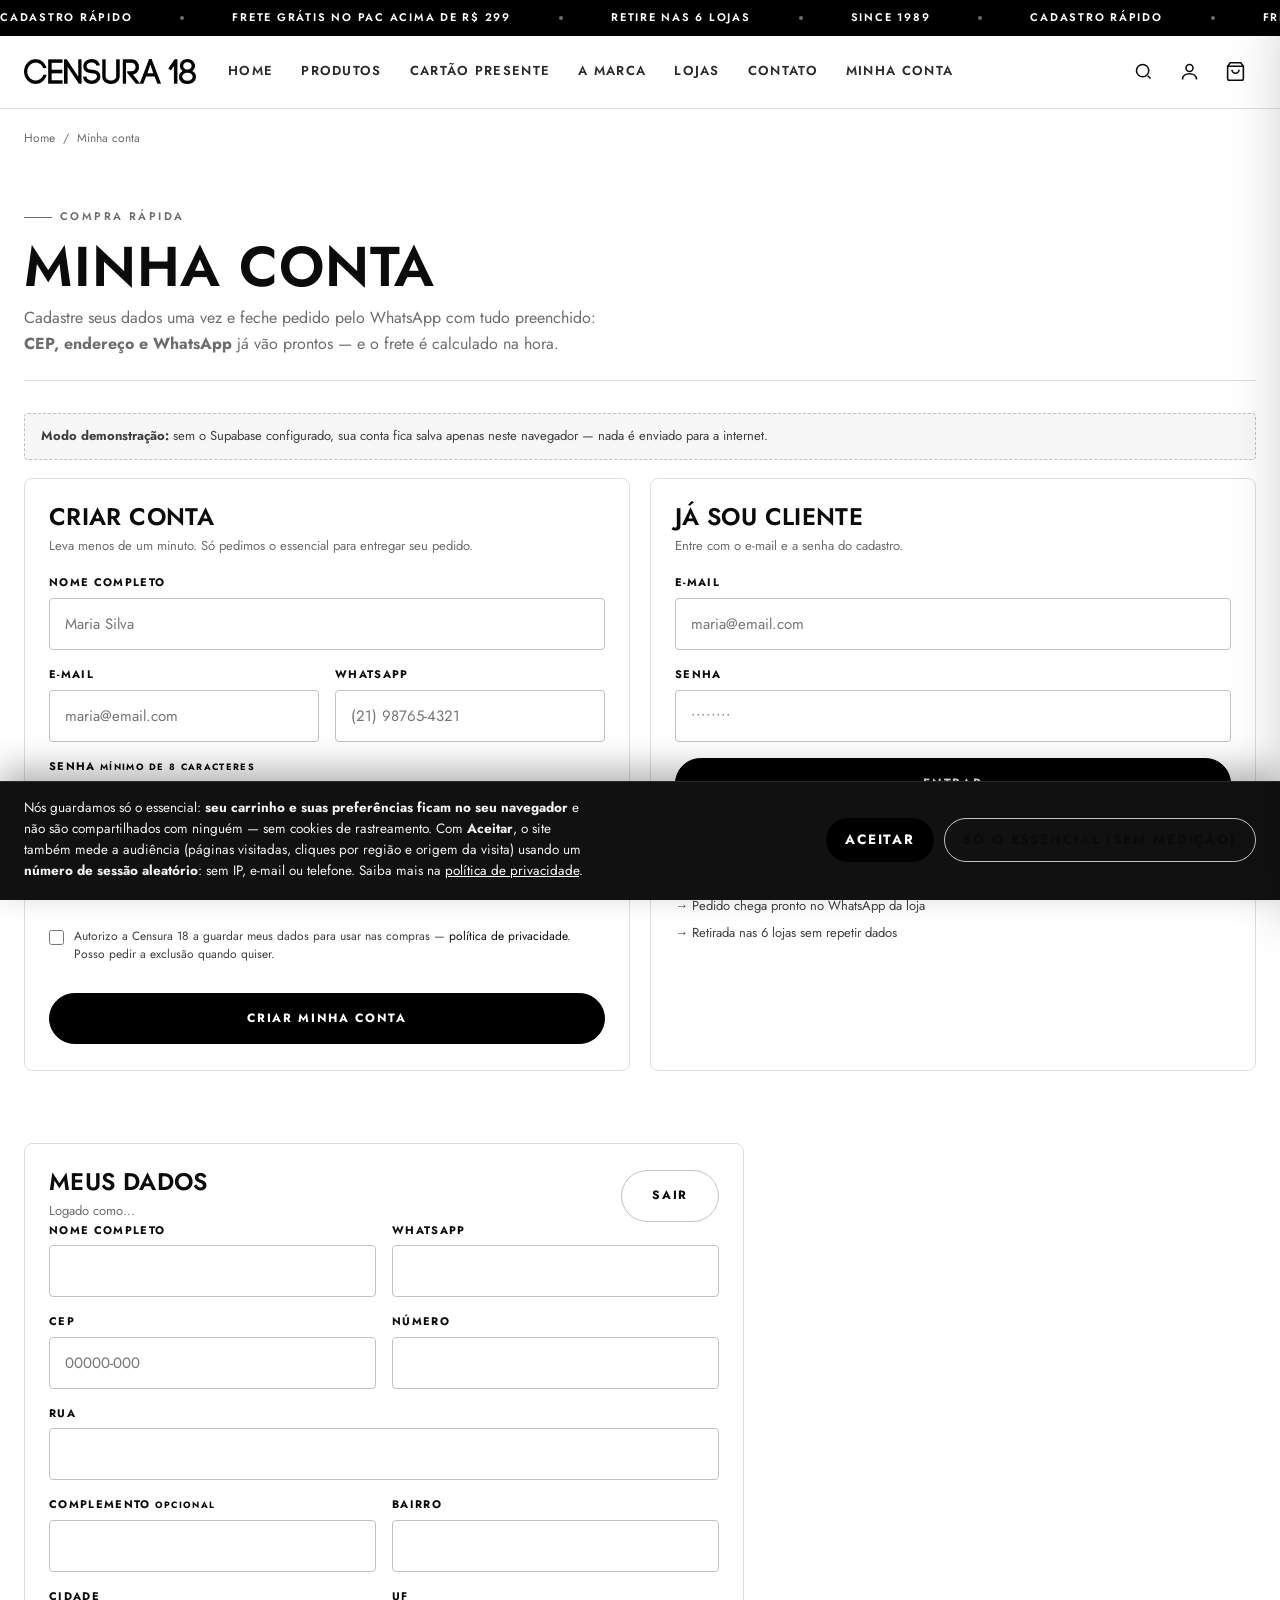
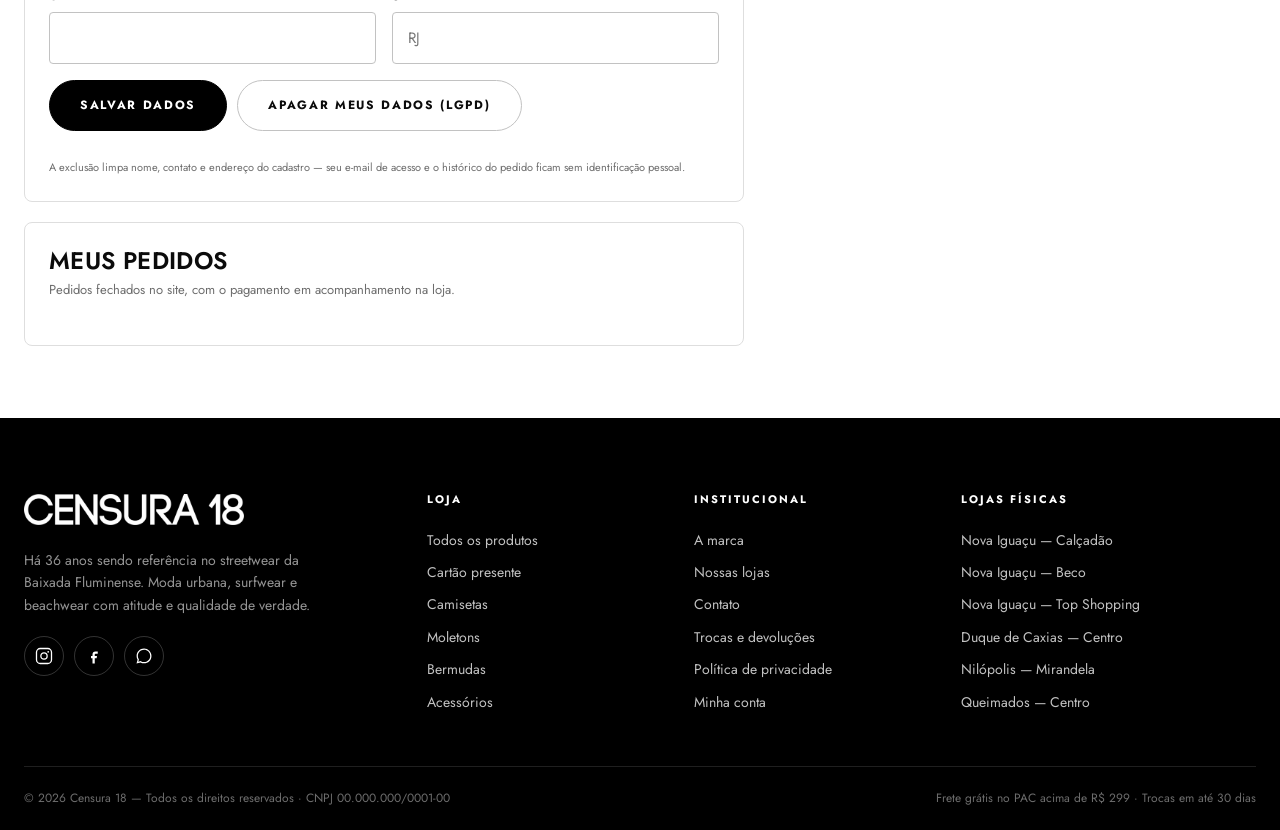
<file: conta.html>
<!DOCTYPE html>
<html lang="pt-BR">
<head>
<meta charset="UTF-8">
<meta name="viewport" content="width=device-width, initial-scale=1">
<title>Minha conta — Censura 18</title>
<meta name="description" content="Crie sua conta na Censura 18 para comprar mais rápido: seu CEP, endereço e WhatsApp ficam salvos e o frete é calculado na hora.">
<meta name="theme-color" content="#000000">
<meta property="og:type" content="website">
<meta property="og:title" content="Minha conta — Censura 18">
<meta property="og:description" content="Cadastro do cliente Censura 18: compra rápida, frete calculado na hora e retirada nas 6 lojas.">

<link rel="preconnect" href="https://fonts.googleapis.com">
<link rel="preconnect" href="https://fonts.gstatic.com" crossorigin>
<link href="https://fonts.googleapis.com/css2?family=Jost:wght@400;500;600;700&display=swap" rel="stylesheet">
<link rel="stylesheet" href="assets/css/style.css">
<link rel="icon" type="image/png" href="assets/img/logos/logo-quadro.png">
<script src="assets/js/ssl.js"></script>
<script src="assets/js/site-config.js"></script>
</head>
<body>

<a class="skip-link" href="#main">Ir para o conteúdo</a>

<div class="announce" aria-hidden="true">
  <div class="announce__track">
    <span class="announce__item">Cadastro rápido</span>
    <span class="announce__item">Frete grátis no PAC acima de R$ 299</span>
    <span class="announce__item">Retire nas 6 lojas</span>
    <span class="announce__item">Since 1989</span>
    <span class="announce__item">Cadastro rápido</span>
    <span class="announce__item">Frete grátis no PAC acima de R$ 299</span>
    <span class="announce__item">Retire nas 6 lojas</span>
    <span class="announce__item">Since 1989</span>
  </div>
</div>

<header class="header">
  <div class="header__inner">
    <a class="brand" href="index.html" aria-label="Censura 18 — página inicial">
      <img src="assets/img/logos/logo_c18.png" alt="Censura 18" class="brand__img" onerror="this.classList.add('is-missing')">
      <span class="brand__fallback" aria-hidden="true"><span class="bf-word">CENSURA</span><span class="bf-num">18</span></span>
    </a>
    <nav class="nav" aria-label="Navegação principal">
      <a class="nav__link" href="index.html">Home</a>
      <a class="nav__link" href="produtos.html">Produtos</a>
      <a class="nav__link" href="cartao-presente.html">Cartão presente</a>
      <a class="nav__link" href="sobre.html">A marca</a>
      <a class="nav__link" href="lojas.html">Lojas</a>
      <a class="nav__link" href="contato.html">Contato</a>
      <a class="nav__link" href="conta.html" aria-current="page">Minha conta</a>
    </nav>
    <div class="header__actions">
      <form class="search" id="search-form" role="search">
        <label for="search-input" class="visually-hidden">Buscar produtos</label>
        <input class="search__input" id="search-input" type="search" placeholder="Buscar…" autocomplete="off">
      </form>
      <button class="icon-btn" data-toggle-search aria-label="Buscar">
        <svg viewBox="0 0 24 24" fill="none" stroke="currentColor" stroke-width="1.8"><circle cx="11" cy="11" r="7"/><path d="m20 20-3.2-3.2"/></svg>
      </button>
      <a class="icon-btn is-current" href="conta.html" aria-label="Minha conta">
        <svg viewBox="0 0 24 24" fill="none" stroke="currentColor" stroke-width="1.8"><circle cx="12" cy="8" r="4"/><path d="M4 21c0-4 3.6-6.5 8-6.5s8 2.5 8 6.5"/></svg>
      </a>
      <button class="icon-btn" data-open-cart aria-label="Abrir carrinho">
        <svg viewBox="0 0 24 24" fill="none" stroke="currentColor" stroke-width="1.8">
          <path d="M6 2 3 6v14a2 2 0 0 0 2 2h14a2 2 0 0 0 2-2V6l-3-4Z"/>
          <path d="M3 6h18M16 10a4 4 0 0 1-8 0"/>
        </svg>
        <span class="icon-btn__count" data-cart-count>0</span>
      </button>
      <button class="icon-btn burger" data-open-nav aria-label="Abrir menu">
        <svg viewBox="0 0 24 24" fill="none" stroke="currentColor" stroke-width="1.8">
          <path d="M3 6h18M3 12h18M3 18h18"/>
        </svg>
      </button>
    </div>
  </div>
</header>

<!-- =============================== MENU MOBILE =============================== -->
<div class="mobile-nav" id="mobile-nav" aria-hidden="true">
  <div class="mobile-nav__top">
    <a class="brand" href="index.html">
      <img src="assets/img/logos/logo_c18.png" alt="Censura 18" class="brand__img"
           onerror="this.classList.add('is-missing')">
      <span class="brand__fallback">
        <span class="bf-word">CENSURA</span><span class="bf-num">18</span>
      </span>
    </a>
    <button class="icon-btn" data-close-nav aria-label="Fechar menu">
      <svg viewBox="0 0 24 24" fill="none" stroke="currentColor" stroke-width="1.8">
        <path d="M18 6 6 18M6 6l12 12"/>
      </svg>
    </button>
  </div>

  <nav class="mobile-nav__list" aria-label="Navegação mobile">
    <a class="mobile-nav__link" href="index.html">Home</a>
    <a class="mobile-nav__link" href="produtos.html">Produtos</a>
    <a class="mobile-nav__link" href="cartao-presente.html">Cartão presente</a>
    <a class="mobile-nav__link" href="sobre.html">A marca</a>
    <a class="mobile-nav__link" href="lojas.html">Lojas</a>
    <a class="mobile-nav__link" href="contato.html">Contato</a>
    <a class="mobile-nav__link" href="conta.html">Minha conta</a>
  </nav>

  <div class="mobile-nav__foot">
    <button class="btn btn--ghost btn--block" data-open-cart>Ver carrinho</button>
  </div>
</div>

<!-- =============================== CARRINHO =============================== -->
<div class="overlay" id="overlay"></div>
<aside class="drawer" id="cart-drawer" aria-hidden="true" aria-label="Carrinho de compras">
  <div class="drawer__head">
    <h2>Carrinho</h2>
    <button class="drawer__close" data-close-cart aria-label="Fechar carrinho">
      <svg viewBox="0 0 24 24" fill="none" stroke="currentColor" stroke-width="1.8">
        <path d="M18 6 6 18M6 6l12 12"/>
      </svg>
    </button>
  </div>
  <div class="drawer__body" id="cart-body"></div>
  <div class="drawer__foot" id="cart-foot"></div>
</aside>

<main id="main">
  <div class="container">
    <nav class="breadcrumb" aria-label="Você está aqui">
      <a href="index.html">Home</a> <span>/</span> <span>Minha conta</span>
    </nav>

    <div class="page-head">
      <span class="eyebrow">Compra rápida</span>
      <h1>Minha conta</h1>
      <p>Cadastre seus dados uma vez e feche pedido pelo WhatsApp com tudo
      preenchido: <strong>CEP, endereço e WhatsApp</strong> já vão prontos —
      e o frete é calculado na hora.</p>
    </div>

    <p class="conta-demo-note" id="conta-demo-note" hidden>
      <strong>Modo demonstração:</strong> sem o Supabase configurado, sua conta
      fica salva apenas neste navegador — nada é enviado para a internet.
    </p>

    <!-- =================== VISITANTE: criar conta / entrar =================== -->
    <div class="conta-grid" id="view-auth" style="padding-bottom:72px">

      <section class="conta-card" aria-labelledby="titulo-criar">
        <h2 id="titulo-criar">Criar conta</h2>
        <p class="conta-card__sub">Leva menos de um minuto. Só pedimos o
        essencial para entregar seu pedido.</p>
        <form class="form" id="form-criar" novalidate>
          <div class="field">
            <label for="criar-nome">Nome completo</label>
            <input type="text" id="criar-nome" maxlength="80" autocomplete="name" placeholder="Maria Silva">
          </div>
          <div class="form__row">
            <div class="field">
              <label for="criar-email">E-mail</label>
              <input type="email" id="criar-email" maxlength="120" autocomplete="email" placeholder="maria@email.com">
            </div>
            <div class="field">
              <label for="criar-telefone">WhatsApp</label>
              <input type="tel" id="criar-telefone" maxlength="15" autocomplete="tel" inputmode="numeric" placeholder="(21) 98765-4321">
            </div>
          </div>
          <div class="field">
            <label for="criar-senha">Senha <small>mínimo de 8 caracteres</small></label>
            <input type="password" id="criar-senha" maxlength="64" autocomplete="new-password" placeholder="••••••••">
          </div>
          <details class="conta-endereco">
            <summary>Endereço de entrega <small>opcional agora</small></summary>
            <div class="form__row">
              <div class="field">
                <label for="criar-cep">CEP</label>
                <input type="text" id="criar-cep" maxlength="9" inputmode="numeric" autocomplete="postal-code" placeholder="00000-000">
              </div>
              <div class="field">
                <label for="criar-numero">Número</label>
                <input type="text" id="criar-numero" maxlength="12" autocomplete="address-number">
              </div>
            </div>
            <div class="field">
              <label for="criar-rua">Rua</label>
              <input type="text" id="criar-rua" maxlength="120" autocomplete="address-street">
            </div>
            <div class="form__row">
              <div class="field">
                <label for="criar-complemento">Complemento <small>opcional</small></label>
                <input type="text" id="criar-complemento" maxlength="80">
              </div>
              <div class="field">
                <label for="criar-bairro">Bairro</label>
                <input type="text" id="criar-bairro" maxlength="80" autocomplete="address-level3">
              </div>
            </div>
            <div class="form__row">
              <div class="field">
                <label for="criar-cidade">Cidade</label>
                <input type="text" id="criar-cidade" maxlength="80" autocomplete="address-level2">
              </div>
              <div class="field">
                <label for="criar-uf">UF</label>
                <input type="text" id="criar-uf" maxlength="2" autocomplete="address-level1" placeholder="RJ">
              </div>
            </div>
          </details>
          <label class="conta-consent">
            <input type="checkbox" id="criar-consentimento">
            <span>Autorizo a Censura 18 a guardar meus dados para usar nas
            compras — <a href="privacidade.html" target="_blank" rel="noopener">política
            de privacidade</a>. Posso pedir a exclusão quando quiser.</span>
          </label>
          <p class="conta-feedback" id="feedback-criar" role="alert" hidden></p>
          <button class="btn btn--block" type="submit" id="criar-submit">Criar minha conta</button>
        </form>
      </section>

      <section class="conta-card" aria-labelledby="titulo-entrar">
        <h2 id="titulo-entrar">Já sou cliente</h2>
        <p class="conta-card__sub">Entre com o e-mail e a senha do cadastro.</p>
        <form class="form" id="form-entrar" novalidate>
          <div class="field">
            <label for="entrar-email">E-mail</label>
            <input type="email" id="entrar-email" maxlength="120" autocomplete="email" placeholder="maria@email.com">
          </div>
          <div class="field">
            <label for="entrar-senha">Senha</label>
            <input type="password" id="entrar-senha" maxlength="64" autocomplete="current-password" placeholder="••••••••">
          </div>
          <p class="conta-feedback" id="feedback-entrar" role="alert" hidden></p>
          <button class="btn btn--block" type="submit" id="entrar-submit">Entrar</button>
        </form>
        <div class="conta-benefits">
          <h3>O que sua conta faz por você</h3>
          <ul>
            <li>CEP e endereço preenchidos no carrinho — frete na hora</li>
            <li>Pedido chega pronto no WhatsApp da loja</li>
            <li>Retirada nas 6 lojas sem repetir dados</li>
          </ul>
        </div>
      </section>
    </div>

    <!-- ========================= LOGADO: meus dados ========================= -->
    <div class="conta-grid conta-grid--uma" id="view-dados" hidden style="padding-bottom:72px">
      <section class="conta-card">
        <div class="conta-card__top">
          <div>
            <h2>Meus dados</h2>
            <p class="conta-card__sub" id="dados-sessao">Logado como…</p>
          </div>
          <button class="btn btn--ghost" id="btn-sair" type="button">Sair</button>
        </div>
        <form class="form" id="form-dados" novalidate>
          <div class="form__row">
            <div class="field">
              <label for="dados-nome">Nome completo</label>
              <input type="text" id="dados-nome" maxlength="80" autocomplete="name">
            </div>
            <div class="field">
              <label for="dados-telefone">WhatsApp</label>
              <input type="tel" id="dados-telefone" maxlength="15" inputmode="numeric" autocomplete="tel">
            </div>
          </div>
          <div class="form__row">
            <div class="field">
              <label for="dados-cep">CEP</label>
              <input type="text" id="dados-cep" maxlength="9" inputmode="numeric" autocomplete="postal-code" placeholder="00000-000">
            </div>
            <div class="field">
              <label for="dados-numero">Número</label>
              <input type="text" id="dados-numero" maxlength="12" autocomplete="address-number">
            </div>
          </div>
          <div class="field">
            <label for="dados-rua">Rua</label>
            <input type="text" id="dados-rua" maxlength="120" autocomplete="address-street">
          </div>
          <div class="form__row">
            <div class="field">
              <label for="dados-complemento">Complemento <small>opcional</small></label>
              <input type="text" id="dados-complemento" maxlength="80">
            </div>
            <div class="field">
              <label for="dados-bairro">Bairro</label>
              <input type="text" id="dados-bairro" maxlength="80" autocomplete="address-level3">
            </div>
          </div>
          <div class="form__row">
            <div class="field">
              <label for="dados-cidade">Cidade</label>
              <input type="text" id="dados-cidade" maxlength="80" autocomplete="address-level2">
            </div>
            <div class="field">
              <label for="dados-uf">UF</label>
              <input type="text" id="dados-uf" maxlength="4" autocomplete="address-level1" placeholder="RJ">
            </div>
          </div>
          <p class="conta-feedback" id="feedback-dados" role="status" hidden></p>
          <div class="conta-actions">
            <button class="btn" type="submit" id="dados-submit">Salvar dados</button>
            <button class="btn btn--ghost" type="button" id="btn-excluir">Apagar meus dados (LGPD)</button>
          </div>
          <p class="conta-help">A exclusão limpa nome, contato e endereço do
          cadastro — seu e-mail de acesso e o histórico do pedido ficam sem
          identificação pessoal.</p>
        </form>
      </section>

      <section class="conta-card" aria-labelledby="titulo-pedidos">
        <h2 id="titulo-pedidos">Meus pedidos</h2>
        <p class="conta-card__sub">Pedidos fechados no site, com o pagamento em
        acompanhamento na loja.</p>
        <div id="meus-pedidos" class="meus-pedidos"></div>
      </section>
    </div>
  </div>
</main>

<footer class="footer">
  <div class="container">
    <div class="footer__grid">
      <div class="footer__about">
        <span class="brand" style="color:#fff;--bf-fg:#000">
          <img src="assets/img/logos/logo_c18.png" alt="Censura 18" class="brand__img brand__img--footer" onerror="this.classList.add('is-missing')">
          <span class="brand__fallback"><span class="bf-word">CENSURA</span><span class="bf-num">18</span></span>
        </span>
        <p>Há 36 anos sendo referência no streetwear da Baixada Fluminense.
        Moda urbana, surfwear e beachwear com atitude e qualidade de verdade.</p>
        <div class="socials">
          <a class="social" href="https://www.instagram.com/censura18/" target="_blank" rel="noopener" aria-label="Instagram">
            <svg viewBox="0 0 24 24" fill="none" stroke="currentColor" stroke-width="1.7"><rect x="2" y="2" width="20" height="20" rx="5"/><circle cx="12" cy="12" r="4.2"/><circle cx="17.6" cy="6.4" r="1.2" fill="currentColor" stroke="none"/></svg>
          </a>
          <a class="social" href="https://www.facebook.com/censura18/" target="_blank" rel="noopener" aria-label="Facebook">
            <svg viewBox="0 0 24 24" fill="currentColor"><path d="M14 9h3V6h-3a4 4 0 0 0-4 4v2H8v3h2v7h3v-7h2.5l.5-3H13v-2a1 1 0 0 1 1-1Z"/></svg>
          </a>
          <a class="social" href="https://wa.me/5521998653133" target="_blank" rel="noopener" aria-label="WhatsApp">
            <svg viewBox="0 0 24 24" fill="currentColor"><path d="M12.04 2C6.58 2 2.13 6.45 2.13 11.91c0 1.75.46 3.45 1.32 4.95L2 22l5.3-1.39a9.9 9.9 0 0 0 4.74 1.2h.01c5.46 0 9.91-4.45 9.91-9.91 0-2.65-1.03-5.14-2.9-7.01A9.82 9.82 0 0 0 12.04 2Zm0 18.15h-.01a8.2 8.2 0 0 1-4.19-1.15l-.3-.18-3.12.82.83-3.04-.2-.31a8.16 8.16 0 0 1-1.25-4.38c0-4.54 3.7-8.23 8.24-8.23 2.2 0 4.27.86 5.83 2.41a8.18 8.18 0 0 1 2.41 5.83c0 4.54-3.7 8.23-8.24 8.23Z"/></svg>
          </a>
        </div>
      </div>
      <div>
        <h4>Loja</h4>
        <ul>
          <li><a href="produtos.html">Todos os produtos</a></li>
          <li><a href="cartao-presente.html">Cartão presente</a></li>
          <li><a href="produtos.html?cat=camisetas">Camisetas</a></li>
          <li><a href="produtos.html?cat=moletons">Moletons</a></li>
          <li><a href="produtos.html?cat=bermudas">Bermudas</a></li>
          <li><a href="produtos.html?cat=acessorios">Acessórios</a></li>
        </ul>
      </div>
      <div>
        <h4>Institucional</h4>
        <ul>
          <li><a href="sobre.html">A marca</a></li>
          <li><a href="lojas.html">Nossas lojas</a></li>
          <li><a href="contato.html">Contato</a></li>
          <li><a href="contato.html">Trocas e devoluções</a></li>
          <li><a href="privacidade.html">Política de privacidade</a></li>
          <li><a href="conta.html">Minha conta</a></li>
        </ul>
      </div>
      <div>
        <h4>Lojas físicas</h4>
        <ul>
          <li>Nova Iguaçu — Calçadão</li>
          <li>Nova Iguaçu — Beco</li>
          <li>Nova Iguaçu — Top Shopping</li>
          <li>Duque de Caxias — Centro</li>
          <li>Nilópolis — Mirandela</li>
          <li>Queimados — Centro</li>
        </ul>
      </div>
    </div>
    <div class="footer__bottom">
      <p>© <span data-ano>2026</span> Censura 18 — Todos os direitos reservados · CNPJ 00.000.000/0001-00</p>
      <p>Frete grátis no PAC acima de R$ 299 · Trocas em até 30 dias</p>
    </div>
  </div>
</footer>

<script src="assets/js/data.js"></script>
<script src="assets/js/checkout.js"></script>
<script src="assets/js/frete.js"></script>
<script src="assets/js/coupons.js"></script>
<script src="assets/js/gift-card.js"></script>
<script src="assets/js/cliente.js"></script>
<script src="assets/js/app.js"></script>
<script src="assets/js/lgpd.js"></script>
<script src="assets/js/analytics.js"></script>
<script>
/* ==========================================================================
   conta.html — conta do cliente
   Modo "supabase": Supabase Auth + RPCs da migration 202609190001.
   Modo estático: perfil de demonstração no localStorage deste navegador.
   ========================================================================== */
(function () {
  "use strict";

  const C = window.C18Cliente;
  const cfg = window.C18_SITE || {};
  const $ = (sel) => document.querySelector(sel);
  const el = (id) => document.getElementById(id);
  const supabaseMode = cfg.mode === "supabase" && cfg.supabaseUrl && cfg.supabaseAnonKey;
  const DEMO_KEY = "c18:cliente-demo-conta";

  const feedback = (id, texto, erro) => {
    const p = el(id);
    if (!p) return;
    p.textContent = texto;
    p.hidden = !texto;
    p.classList.toggle("is-erro", Boolean(erro));
  };

  const ocupado = (btn, on) => {
    if (!btn) return;
    btn.disabled = on;
    btn.classList.toggle("is-busy", on);
  };

  function loadSupabaseLib() {
    if (window.supabase) return Promise.resolve(window.supabase);
    return new Promise((resolve, reject) => {
      const s = document.createElement("script");
      s.src = "https://cdn.jsdelivr.net/npm/@supabase/supabase-js@2";
      s.onload = () => (window.supabase ? resolve(window.supabase) : reject(new Error("Supabase não carregou")));
      s.onerror = () => reject(new Error("Falha ao carregar o cliente Supabase"));
      document.head.appendChild(s);
    });
  }

  let db = null; /* cliente supabase-js */
  async function dbClient() {
    if (!db) {
      const lib = await loadSupabaseLib();
      db = lib.createClient(cfg.supabaseUrl, cfg.supabaseAnonKey, {
        auth: { persistSession: true, autoRefreshToken: true },
      });
    }
    return db;
  }

  /* --------------------------------------------------------- demo local */
  function demoLer() {
    try {
      return JSON.parse(localStorage.getItem(DEMO_KEY) || "null");
    } catch (_) {
      return null;
    }
  }

  function demoSalvar(dados) {
    localStorage.setItem(DEMO_KEY, JSON.stringify({ ...demoLer(), ...dados, demo: true }));
  }

  /* ------------------------------------------------------------ telas */
  function mostrarAutenticacao() {
    el("view-auth").hidden = false;
    el("view-dados").hidden = true;
  }

  function preencherDados(perfil) {
    el("dados-nome").value = perfil.nome || "";
    el("dados-telefone").value = C.formatTelefone(perfil.telefone || "");
    el("dados-cep").value = C.formatCep(perfil.cep || "");
    el("dados-rua").value = perfil.rua || "";
    el("dados-numero").value = perfil.numero || "";
    el("dados-complemento").value = perfil.complemento || "";
    el("dados-bairro").value = perfil.bairro || "";
    el("dados-cidade").value = perfil.cidade || "";
    el("dados-uf").value = perfil.uf || "";
    el("dados-sessao").textContent = `Logado como ${perfil.email || perfil.nome || "cliente"}`;
  }

  function mostrarDados(perfil) {
    preencherDados(perfil);
    el("view-auth").hidden = true;
    el("view-dados").hidden = false;
  }

  /* ------------------------------------------------------- criar conta */
  async function criarConta(event) {
    event.preventDefault();
    const validacao = C.validarCadastro({
      nome: el("criar-nome").value,
      email: el("criar-email").value,
      telefone: el("criar-telefone").value,
      senha: el("criar-senha").value,
      cep: el("criar-cep").value,
      rua: el("criar-rua").value,
      numero: el("criar-numero").value,
      complemento: el("criar-complemento").value,
      bairro: el("criar-bairro").value,
      cidade: el("criar-cidade").value,
      uf: el("criar-uf").value,
      consentimento: el("criar-consentimento").checked,
    });

    if (!validacao.ok) {
      feedback("feedback-criar", Object.values(validacao.erros).join(" · "), true);
      return;
    }

    const dados = validacao.dados;
    ocupado(el("criar-submit"), true);
    feedback("feedback-criar", "", false);

    try {
      if (!supabaseMode) {
        /* modo demonstração: fica só neste navegador */
        demoSalvar({ ...dados, senha: undefined, email: dados.email, aceitou_lgpd: true });
        const perfil = C.definirAtual({ ...dados, demo: true });
        mostrarDados(perfil);
        feedback("feedback-dados", "Conta de demonstração criada neste navegador.", false);
        return;
      }

      const client = await dbClient();
      const { data, error } = await client.auth.signUp({
        email: dados.email,
        password: dados.senha,
        options: {
          data: {
            nome: dados.nome,
            telefone: dados.telefone,
            tipo: "cliente",
            aceitou_lgpd: true,
          },
        },
      });
      if (error) throw error;

      if (!data.session) {
        feedback(
          "feedback-criar",
          "Conta criada! Confirme o e-mail que enviamos e depois faça o login.",
          false
        );
        return;
      }

      await salvarCadastroRemoto(dados);
      const { data: row } = await client
        .from("customers")
        .select("*")
        .eq("id", data.user.id)
        .single();
      mostrarDados(C.definirAtual({ ...dados, email: dados.email, ...(row || {}) }));
      feedback("feedback-dados", "Bem-vindo à Censura 18! 🖤", false);
    } catch (erro) {
      const mensagem =
        erro?.message === "User already registered"
          ? "Este e-mail já tem conta — faça o login."
          : `Não deu para criar a conta: ${erro?.message || "tente de novo"}`;
      feedback("feedback-criar", mensagem, true);
    } finally {
      ocupado(el("criar-submit"), false);
    }
  }

  async function salvarCadastroRemoto(dados) {
    const client = await dbClient();
    const { error } = await client.rpc("salvar_meu_cadastro", {
      p_dados: {
        nome: dados.nome,
        telefone: dados.telefone,
        cep: dados.cep,
        rua: dados.rua,
        numero: dados.numero,
        complemento: dados.complemento,
        bairro: dados.bairro,
        cidade: dados.cidade,
        uf: dados.uf,
        aceitou_lgpd: true,
      },
    });
    if (error) throw error;
  }

  /* ------------------------------------------------------------- entrar */
  async function entrar(event) {
    event.preventDefault();
    const email = C.normalizeEmail(el("entrar-email").value);
    const senha = el("entrar-senha").value;
    if (!C.isEmailValida(email) || !senha) {
      feedback("feedback-entrar", "Preencha e-mail e senha.", true);
      return;
    }

    ocupado(el("entrar-submit"), true);
    feedback("feedback-entrar", "", false);
    try {
      if (!supabaseMode) {
        const conta = demoLer();
        if (!conta || C.normalizeEmail(conta.email) !== email) {
          throw new Error("Conta de demonstração não encontrada neste navegador.");
        }
        mostrarDados(C.definirAtual(conta));
        return;
      }

      const client = await dbClient();
      const { data, error } = await client.auth.signInWithPassword({ email, password: senha });
      if (error) {
        throw new Error(
          error.message === "Invalid login credentials"
            ? "E-mail ou senha incorretos."
            : error.message
        );
      }
      const { data: row } = await client
        .from("customers")
        .select("*")
        .eq("id", data.user.id)
        .single();
      mostrarDados(C.definirAtual({ ...(row || {}), email }));
    } catch (erro) {
      feedback("feedback-entrar", erro?.message || "Não foi possível entrar.", true);
    } finally {
      ocupado(el("entrar-submit"), false);
    }
  }

  /* --------------------------------------------------------- meus dados */
  async function salvarDados(event) {
    event.preventDefault();
    const endereco = C.validarEndereco({
      cep: el("dados-cep").value,
      rua: el("dados-rua").value,
      numero: el("dados-numero").value,
      complemento: el("dados-complemento").value,
      bairro: el("dados-bairro").value,
      cidade: el("dados-cidade").value,
      uf: el("dados-uf").value,
    });
    if (!endereco.ok) {
      feedback("feedback-dados", Object.values(endereco.erros).join(" · "), true);
      return;
    }
    const nome = C.normalizeNome(el("dados-nome").value);
    const telefone = C.normalizeTelefone(el("dados-telefone").value);
    if (nome.length < 3 || !C.isTelefoneValida(telefone)) {
      feedback("feedback-dados", "Confira nome completo e WhatsApp com DDD.", true);
      return;
    }

    ocupado(el("dados-submit"), true);
    try {
      const atual = C.currente() || {};
      const dados = { ...endereco.dados, nome, telefone, email: atual.email };
      if (!supabaseMode) {
        demoSalvar({ ...dados, aceitou_lgpd: true });
      } else {
        await salvarCadastroRemoto(dados);
      }
      C.definirAtual(dados);
      feedback("feedback-dados", "Dados salvos! Já aparecem no seu pedido.", false);
    } catch (erro) {
      feedback("feedback-dados", `Não deu para salvar: ${erro?.message || "tente de novo"}`, true);
    } finally {
      ocupado(el("dados-submit"), false);
    }
  }

  async function sair() {
    if (supabaseMode) {
      try {
        (await dbClient()).auth.signOut();
      } catch (_) {
        /* segue */
      }
    }
    localStorage.removeItem(DEMO_KEY);
    C.sair();
    mostrarAutenticacao();
  }

  async function apagarDados() {
    if (!confirm("Apagar seus dados do cadastro? Esta ação não tem volta.")) return;
    try {
      if (supabaseMode) {
        const client = await dbClient();
        const { error } = await client.rpc("anonimizar_meu_cadastro");
        if (error) throw error;
      } else {
        localStorage.removeItem(DEMO_KEY);
      }
      C.sair();
      mostrarAutenticacao();
      feedback("feedback-criar", "Seus dados foram apagados do cadastro.", false);
    } catch (erro) {
      feedback("feedback-dados", `Não deu para apagar: ${erro?.message || "tente de novo"}`, true);
    }
  }

  /* --------------------------------------------------------------- boot */
  function mascaras() {
    el("criar-telefone").addEventListener("input", (e) => {
      e.target.value = C.formatTelefone(e.target.value);
    });
    el("dados-telefone").addEventListener("input", (e) => {
      e.target.value = C.formatTelefone(e.target.value);
    });
    ["criar-cep", "dados-cep"].forEach((id) =>
      el(id).addEventListener("input", (e) => {
        e.target.value = C.formatCep(e.target.value);
      })
    );
    el("dados-uf").addEventListener("input", (e) => {
      e.target.value = C.normalizeUf(e.target.value);
    });
    el("criar-uf").addEventListener("input", (e) => {
      e.target.value = C.normalizeUf(e.target.value);
    });
  }

  const ETIQUETA_PAGAMENTO = {
    pending: "aguardando pagamento",
    authorized: "pagamento autorizado",
    captured: "pago ✓",
    denied: "pagamento recusado",
    cancelled: "cancelado",
    refunded: "reembolsado",
  };

  const ETIQUETA_ETAPA = {
    payment: "pagamento",
    fraud: "análise antifraude",
    picking: "em separação",
    checking: "conferência",
    ready: "pronto para envio",
    shipped: "enviado",
    delivered: "entregue",
    cancelled: "cancelado",
  };

  function renderPedidos(lista) {
    const div = el("meus-pedidos");
    if (!div) return;
    div.innerHTML = lista
      .map(
        (pedido) => `
      <div class="meu-pedido">
        <div>
          <strong>Pedido ${pedido.numero}</strong>
          <small>${new Date(pedido.criado_em).toLocaleDateString("pt-BR")} · ${
            pedido.itens.map((i) => `${i.qty}x ${i.name}`).join(", ")
          }</small>
        </div>
        <div class="meu-pedido__status">
          <b>${Number(pedido.total).toLocaleString("pt-BR", { style: "currency", currency: "BRL" })}</b>
          <small>${ETIQUETA_PAGAMENTO[pedido.pagamento] || pedido.pagamento || "—"} · ${
            ETIQUETA_ETAPA[pedido.etapa] || pedido.etapa || "—"
          }</small>
        </div>
      </div>`
      )
      .join("") || `<p class="conta-help">Você ainda não fez pedidos pelo site — eles aparecem aqui.</p>`;
  }

  async function carregarPedidos() {
    if (!supabaseMode) {
      renderPedidos([]);
      return;
    }
    try {
      const { data, error } = await (await dbClient()).rpc("meus_pedidos");
      if (error) throw error;
      renderPedidos(data || []);
    } catch (_) {
      renderPedidos([]);
    }
  }

  async function boot() {
    el("conta-demo-note").hidden = supabaseMode;
    mascaras();
    el("form-criar").addEventListener("submit", criarConta);
    el("form-entrar").addEventListener("submit", entrar);
    el("form-dados").addEventListener("submit", salvarDados);
    el("btn-sair").addEventListener("click", sair);
    el("btn-excluir").addEventListener("click", apagarDados);

    if (!supabaseMode) {
      const demo = demoLer();
      if (demo && demo.nome) mostrarDados(C.definirAtual(demo));
      return;
    }

    try {
      const client = await dbClient();
      const { data } = await client.auth.getSession();
      const usuario = data?.session?.user;
      if (!usuario) {
        mostrarAutenticacao();
        return;
      }
      const { data: row } = await client
        .from("customers")
        .select("*")
        .eq("id", usuario.id)
        .single();
      mostrarDados(
        C.definirAtual({
          ...(row || {}),
          email: usuario.email,
          demo: false,
        })
      );
      carregarPedidos();
    } catch (_) {
      mostrarAutenticacao();
    }
  }

  if (document.readyState === "loading") {
    document.addEventListener("DOMContentLoaded", boot);
  } else {
    boot();
  }
})();
</script>
</body>
</html>
</file>
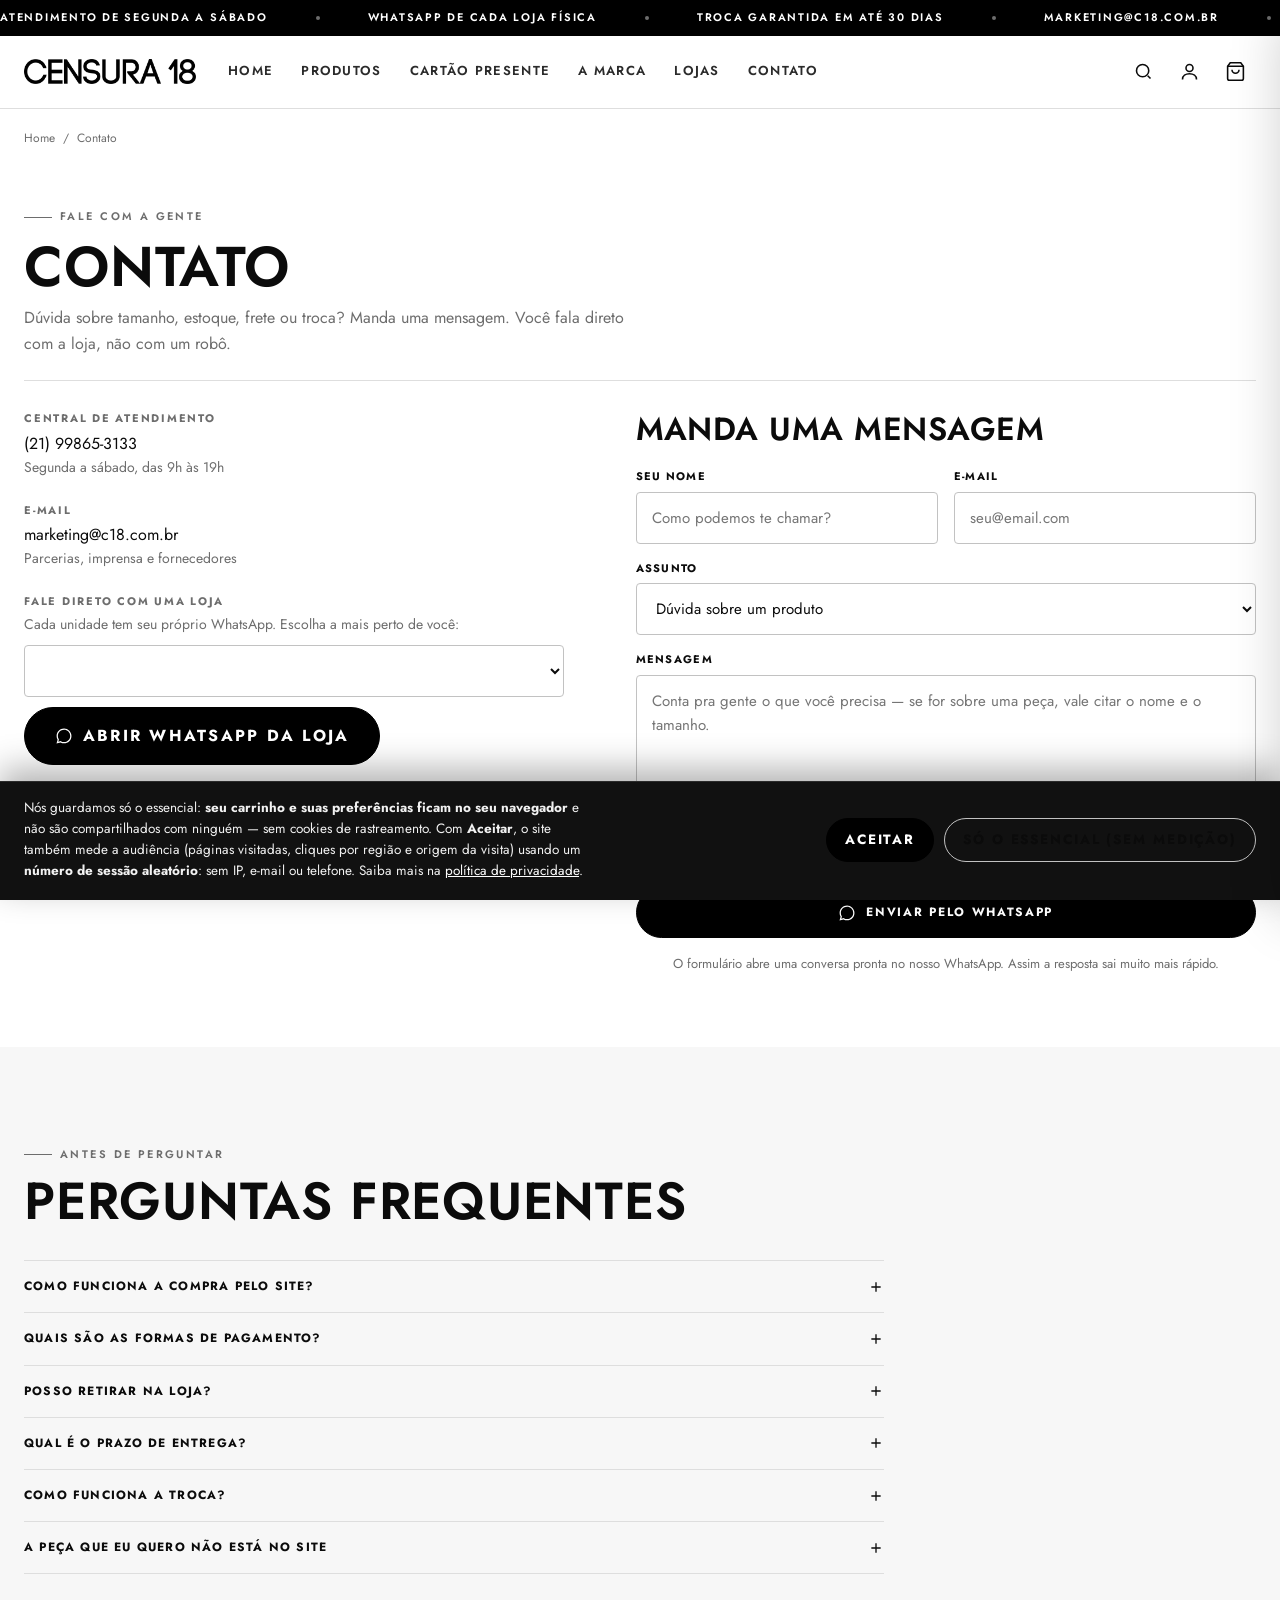
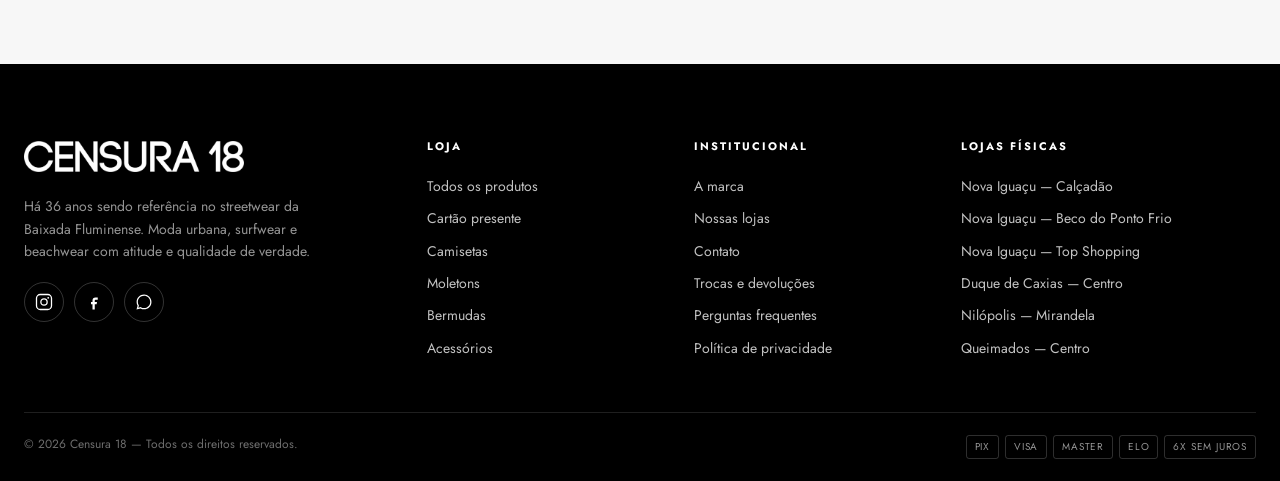
<file: contato.html>
<!DOCTYPE html>
<html lang="pt-BR">
<head>
<meta charset="UTF-8">
<meta name="viewport" content="width=device-width, initial-scale=1">
<title>Contato — Censura 18</title>
<meta name="description" content="Fale com a Censura 18: WhatsApp das lojas físicas, e-mail, horários de atendimento e perguntas frequentes sobre trocas, frete e pagamento.">
<meta name="theme-color" content="#000000">
<link rel="preconnect" href="https://fonts.googleapis.com">
<link rel="preconnect" href="https://fonts.gstatic.com" crossorigin>
<link href="https://fonts.googleapis.com/css2?family=Jost:wght@400;500;600;700&display=swap" rel="stylesheet">
<link rel="stylesheet" href="assets/css/style.css">
<link rel="icon" type="image/png" href="assets/img/logos/logo-quadro.png">
<script src="assets/js/ssl.js"></script>
<script src="assets/js/site-config.js"></script>
</head>
<body>

<a class="skip-link" href="#main">Ir para o conteúdo</a>

<div class="announce" aria-hidden="true">
  <div class="announce__track">
    <span class="announce__item">Atendimento de segunda a sábado</span>
    <span class="announce__item">WhatsApp de cada loja física</span>
    <span class="announce__item">Troca garantida em até 30 dias</span>
    <span class="announce__item">marketing@c18.com.br</span>
    <span class="announce__item">Atendimento de segunda a sábado</span>
    <span class="announce__item">WhatsApp de cada loja física</span>
    <span class="announce__item">Troca garantida em até 30 dias</span>
    <span class="announce__item">marketing@c18.com.br</span>
  </div>
</div>

<header class="header">
  <div class="header__inner">
    <a class="brand" href="index.html" aria-label="Censura 18 — página inicial">
      <img src="assets/img/logos/logo_c18.png" alt="Censura 18" class="brand__img" onerror="this.classList.add('is-missing')">
      <span class="brand__fallback" aria-hidden="true"><span class="bf-word">CENSURA</span><span class="bf-num">18</span></span>
    </a>
    <nav class="nav" aria-label="Navegação principal">
      <a class="nav__link" href="index.html">Home</a>
      <a class="nav__link" href="produtos.html">Produtos</a>
      <a class="nav__link" href="cartao-presente.html">Cartão presente</a>
      <a class="nav__link" href="sobre.html">A marca</a>
      <a class="nav__link" href="lojas.html">Lojas</a>
      <a class="nav__link" href="contato.html">Contato</a>
    </nav>
    <div class="header__actions">
      <form class="search" id="search-form" role="search">
        <label for="search-input" class="visually-hidden">Buscar produtos</label>
        <input class="search__input" id="search-input" type="search" placeholder="Buscar…" autocomplete="off">
      </form>
      <button class="icon-btn" data-toggle-search aria-label="Buscar">
        <svg viewBox="0 0 24 24" fill="none" stroke="currentColor" stroke-width="1.8"><circle cx="11" cy="11" r="7"/><path d="m20 20-3.2-3.2"/></svg>
      </button>
      <a class="icon-btn" href="conta.html" aria-label="Minha conta">
        <svg viewBox="0 0 24 24" fill="none" stroke="currentColor" stroke-width="1.8"><circle cx="12" cy="8" r="4"/><path d="M4 21c0-4 3.6-6.5 8-6.5s8 2.5 8 6.5"/></svg>
      </a>
      <button class="icon-btn" data-open-cart aria-label="Abrir carrinho">
        <svg viewBox="0 0 24 24" fill="none" stroke="currentColor" stroke-width="1.8"><path d="M6 2 3 6v14a2 2 0 0 0 2 2h14a2 2 0 0 0 2-2V6l-3-4Z"/><path d="M3 6h18M16 10a4 4 0 0 1-8 0"/></svg>
        <span class="icon-btn__count" data-cart-count>0</span>
      </button>
      <button class="icon-btn burger" data-open-nav aria-label="Abrir menu">
        <svg viewBox="0 0 24 24" fill="none" stroke="currentColor" stroke-width="1.8"><path d="M3 6h18M3 12h18M3 18h18"/></svg>
      </button>
    </div>
  </div>
</header>

<div class="mobile-nav" id="mobile-nav" aria-hidden="true">
  <div class="mobile-nav__top">
    <a class="brand" href="index.html">
      <img src="assets/img/logos/logo_c18.png" alt="Censura 18" class="brand__img" onerror="this.classList.add('is-missing')">
      <span class="brand__fallback"><span class="bf-word">CENSURA</span><span class="bf-num">18</span></span>
    </a>
    <button class="icon-btn" data-close-nav aria-label="Fechar menu">
      <svg viewBox="0 0 24 24" fill="none" stroke="currentColor" stroke-width="1.8"><path d="M18 6 6 18M6 6l12 12"/></svg>
    </button>
  </div>
  <nav class="mobile-nav__list" aria-label="Navegação mobile">
    <a class="mobile-nav__link" href="index.html">Home</a>
    <a class="mobile-nav__link" href="produtos.html">Produtos</a>
    <a class="mobile-nav__link" href="cartao-presente.html">Cartão presente</a>
    <a class="mobile-nav__link" href="sobre.html">A marca</a>
    <a class="mobile-nav__link" href="lojas.html">Lojas</a>
    <a class="mobile-nav__link" href="contato.html">Contato</a>
        <a class="mobile-nav__link" href="conta.html">Minha conta</a>
  </nav>
  <div class="mobile-nav__footer">
    <strong style="color:#000">Central de atendimento</strong>
    <a href="https://wa.me/5521998653133" target="_blank" rel="noopener">(21) 99865-3133</a>
    <span>marketing@c18.com.br</span>
  </div>
</div>

<main id="main">
  <div class="container">
    <nav class="breadcrumb" aria-label="Você está aqui">
      <a href="index.html">Home</a> <span>/</span> <span>Contato</span>
    </nav>

    <div class="page-head">
      <span class="eyebrow">Fale com a gente</span>
      <h1>Contato</h1>
      <p>Dúvida sobre tamanho, estoque, frete ou troca? Manda uma mensagem.
      Você fala direto com a loja, não com um robô.</p>
    </div>

    <div class="contact-grid" style="padding-bottom:72px">

      <div class="contact-info">
        <div>
          <h4>Central de atendimento</h4>
          <a href="https://wa.me/5521998653133" target="_blank" rel="noopener">(21) 99865-3133</a>
          <p class="text-muted" style="font-size:14px">Segunda a sábado, das 9h às 19h</p>
        </div>

        <div>
          <h4>E-mail</h4>
          <a href="mailto:marketing@c18.com.br">marketing@c18.com.br</a>
          <p class="text-muted" style="font-size:14px">Parcerias, imprensa e fornecedores</p>
        </div>

        <div>
          <h4>Fale direto com uma loja</h4>
          <p class="text-muted" style="font-size:14px;margin-bottom:10px">
            Cada unidade tem seu próprio WhatsApp. Escolha a mais perto de você:
          </p>
          <div class="field">
            <label for="store-picker" class="visually-hidden">Escolha a loja</label>
            <select id="store-picker" data-store-select></select>
          </div>
          <a class="btn" id="store-whats" href="#" style="margin-top:10px">
            <svg viewBox="0 0 24 24" fill="currentColor"><path d="M12.04 2C6.58 2 2.13 6.45 2.13 11.91c0 1.75.46 3.45 1.32 4.95L2 22l5.3-1.39a9.9 9.9 0 0 0 4.74 1.2h.01c5.46 0 9.91-4.45 9.91-9.91 0-2.65-1.03-5.14-2.9-7.01A9.82 9.82 0 0 0 12.04 2Zm0 18.15h-.01a8.2 8.2 0 0 1-4.19-1.15l-.3-.18-3.12.82.83-3.04-.2-.31a8.16 8.16 0 0 1-1.25-4.38c0-4.54 3.7-8.23 8.24-8.23 2.2 0 4.27.86 5.83 2.41a8.18 8.18 0 0 1 2.41 5.83c0 4.54-3.7 8.23-8.24 8.23Z"/></svg>
            Abrir WhatsApp da loja
          </a>
        </div>

        <div>
          <h4>Redes</h4>
          <p><a href="https://www.instagram.com/censura18/" target="_blank" rel="noopener">@censura18 no Instagram</a></p>
          <p><a href="https://www.facebook.com/censura18/" target="_blank" rel="noopener">Censura 18 no Facebook</a></p>
          <p><a href="https://www.threads.com/@censura18" target="_blank" rel="noopener">@censura18 no Threads</a></p>
        </div>
      </div>

      <div>
        <h2 style="font-size:32px;margin-bottom:22px">Manda uma mensagem</h2>
        <form class="form" id="contact-form">
          <div class="form__row">
            <div class="field">
              <label for="nome">Seu nome</label>
              <input type="text" id="nome" name="nome" required placeholder="Como podemos te chamar?">
            </div>
            <div class="field">
              <label for="email">E-mail</label>
              <input type="email" id="email" name="email" required placeholder="seu@email.com">
            </div>
          </div>

          <div class="field">
            <label for="assunto">Assunto</label>
            <select id="assunto" name="assunto">
              <option>Dúvida sobre um produto</option>
              <option>Status do meu pedido</option>
              <option>Troca ou devolução</option>
              <option>Frete e prazo de entrega</option>
              <option>Parcerias e fornecedores</option>
              <option>Outro assunto</option>
            </select>
          </div>

          <div class="field">
            <label for="mensagem">Mensagem</label>
            <textarea id="mensagem" name="mensagem" required
                      placeholder="Conta pra gente o que você precisa — se for sobre uma peça, vale citar o nome e o tamanho."></textarea>
          </div>

          <div class="consent">
            <label for="lgpd-consent">
              <input type="checkbox" id="lgpd-consent" name="consentimento" required>
              <span>Concordo com o uso dos meus dados para responder esta
              mensagem, conforme a <a href="privacidade.html">política de
              privacidade</a> (LGPD).</span>
            </label>
          </div>

          <button class="btn btn--block" type="submit">
            <svg viewBox="0 0 24 24" fill="currentColor"><path d="M12.04 2C6.58 2 2.13 6.45 2.13 11.91c0 1.75.46 3.45 1.32 4.95L2 22l5.3-1.39a9.9 9.9 0 0 0 4.74 1.2h.01c5.46 0 9.91-4.45 9.91-9.91 0-2.65-1.03-5.14-2.9-7.01A9.82 9.82 0 0 0 12.04 2Zm0 18.15h-.01a8.2 8.2 0 0 1-4.19-1.15l-.3-.18-3.12.82.83-3.04-.2-.31a8.16 8.16 0 0 1-1.25-4.38c0-4.54 3.7-8.23 8.24-8.23 2.2 0 4.27.86 5.83 2.41a8.18 8.18 0 0 1 2.41 5.83c0 4.54-3.7 8.23-8.24 8.23Z"/></svg>
            Enviar pelo WhatsApp
          </button>
          <p class="text-muted" style="font-size:13px;text-align:center">
            O formulário abre uma conversa pronta no nosso WhatsApp.
            Assim a resposta sai muito mais rápido.
          </p>
        </form>
      </div>

    </div>
  </div>

  <section class="section section--gray">
    <div class="container">
      <div class="section__head">
        <div>
          <span class="eyebrow">Antes de perguntar</span>
          <h2 class="section__title">Perguntas frequentes</h2>
        </div>
      </div>

      <div class="faq" style="max-width:860px">
        <div class="acc">
          <button class="acc__btn">Como funciona a compra pelo site?
            <svg viewBox="0 0 24 24" fill="none" stroke="currentColor" stroke-width="2"><path d="M12 5v14M5 12h14"/></svg>
          </button>
          <div class="acc__panel"><div><p>Você monta o carrinho aqui, escolhe a
          loja e finaliza pelo WhatsApp. A gente confirma disponibilidade em
          estoque, calcula o frete e combina a forma de pagamento com você —
          sem cadastro e sem passar por checkout de terceiro.</p></div></div>
        </div>

        <div class="acc">
          <button class="acc__btn">Quais são as formas de pagamento?
            <svg viewBox="0 0 24 24" fill="none" stroke="currentColor" stroke-width="2"><path d="M12 5v14M5 12h14"/></svg>
          </button>
          <div class="acc__panel"><div><p>Pix, cartão de crédito em até 6x sem
          juros — parcela mínima de R$ 49,00 — e cartão de débito. As bandeiras aceitas podem variar de
          acordo com a unidade — confirme na conversa.</p></div></div>
        </div>

        <div class="acc">
          <button class="acc__btn">Posso retirar na loja?
            <svg viewBox="0 0 24 24" fill="none" stroke="currentColor" stroke-width="2"><path d="M12 5v14M5 12h14"/></svg>
          </button>
          <div class="acc__panel"><div><p>Pode, e é a forma mais rápida.
          Escolha a unidade na hora de finalizar e avise no WhatsApp. Assim
          que confirmarmos o estoque, a peça fica separada no seu nome.</p></div></div>
        </div>

        <div class="acc">
          <button class="acc__btn">Qual é o prazo de entrega?
            <svg viewBox="0 0 24 24" fill="none" stroke="currentColor" stroke-width="2"><path d="M12 5v14M5 12h14"/></svg>
          </button>
          <div class="acc__panel"><div><p>Enviamos para todo o Brasil. O prazo
          depende do seu CEP e é calculado junto com a loja na conversa, antes
          de você fechar o pedido. Baixada Fluminense e Rio costumam receber
          muito mais rápido.</p></div></div>
        </div>

        <div class="acc">
          <button class="acc__btn">Como funciona a troca?
            <svg viewBox="0 0 24 24" fill="none" stroke="currentColor" stroke-width="2"><path d="M12 5v14M5 12h14"/></svg>
          </button>
          <div class="acc__panel"><div><p>Você tem até 30 dias, contando do
          recebimento, para trocar qualquer peça sem uso e com a etiqueta
          original. Dá para trocar em qualquer uma das seis lojas físicas ou
          pelo envio — é só avisar no WhatsApp.</p></div></div>
        </div>

        <div class="acc">
          <button class="acc__btn">A peça que eu quero não está no site
            <svg viewBox="0 0 24 24" fill="none" stroke="currentColor" stroke-width="2"><path d="M12 5v14M5 12h14"/></svg>
          </button>
          <div class="acc__panel"><div><p>Nem tudo que existe na loja física
          chega ao site. Manda uma mensagem contando o que você procura —
          a gente consulta o estoque das seis unidades e te responde.</p></div></div>
        </div>
      </div>
    </div>
  </section>
</main>

<footer class="footer">
  <div class="container">
    <div class="footer__grid">
      <div class="footer__about">
        <span class="brand" style="color:#fff;--bf-fg:#000">
          <img src="assets/img/logos/logo_c18.png" alt="Censura 18" class="brand__img brand__img--footer" onerror="this.classList.add('is-missing')">
          <span class="brand__fallback"><span class="bf-word">CENSURA</span><span class="bf-num">18</span></span>
        </span>
        <p>Há 36 anos sendo referência no streetwear da Baixada Fluminense.
        Moda urbana, surfwear e beachwear com atitude e qualidade de verdade.</p>
        <div class="socials">
          <a class="social" href="https://www.instagram.com/censura18/" target="_blank" rel="noopener" aria-label="Instagram">
            <svg viewBox="0 0 24 24" fill="none" stroke="currentColor" stroke-width="1.7"><rect x="2" y="2" width="20" height="20" rx="5"/><circle cx="12" cy="12" r="4.2"/><circle cx="17.6" cy="6.4" r="1.2" fill="currentColor" stroke="none"/></svg>
          </a>
          <a class="social" href="https://www.facebook.com/censura18/" target="_blank" rel="noopener" aria-label="Facebook">
            <svg viewBox="0 0 24 24" fill="currentColor"><path d="M14 9h3V6h-3a4 4 0 0 0-4 4v2H8v3h2v7h3v-7h2.5l.5-3H13v-2a1 1 0 0 1 1-1Z"/></svg>
          </a>
          <a class="social" href="https://wa.me/5521998653133" target="_blank" rel="noopener" aria-label="WhatsApp">
            <svg viewBox="0 0 24 24" fill="currentColor"><path d="M12.04 2C6.58 2 2.13 6.45 2.13 11.91c0 1.75.46 3.45 1.32 4.95L2 22l5.3-1.39a9.9 9.9 0 0 0 4.74 1.2h.01c5.46 0 9.91-4.45 9.91-9.91 0-2.65-1.03-5.14-2.9-7.01A9.82 9.82 0 0 0 12.04 2Zm0 18.15h-.01a8.2 8.2 0 0 1-4.19-1.15l-.3-.18-3.12.82.83-3.04-.2-.31a8.16 8.16 0 0 1-1.25-4.38c0-4.54 3.7-8.23 8.24-8.23 2.2 0 4.27.86 5.83 2.41a8.18 8.18 0 0 1 2.41 5.83c0 4.54-3.7 8.23-8.24 8.23Z"/></svg>
          </a>
        </div>
      </div>
      <div>
        <h4>Loja</h4>
        <ul>
          <li><a href="produtos.html">Todos os produtos</a></li>
          <li><a href="cartao-presente.html">Cartão presente</a></li>
          <li><a href="produtos.html?cat=camisetas">Camisetas</a></li>
          <li><a href="produtos.html?cat=moletons">Moletons</a></li>
          <li><a href="produtos.html?cat=bermudas">Bermudas</a></li>
          <li><a href="produtos.html?cat=acessorios">Acessórios</a></li>
        </ul>
      </div>
      <div>
        <h4>Institucional</h4>
        <ul>
          <li><a href="sobre.html">A marca</a></li>
          <li><a href="lojas.html">Nossas lojas</a></li>
          <li><a href="contato.html">Contato</a></li>
          <li><a href="contato.html">Trocas e devoluções</a></li>
          <li><a href="contato.html">Perguntas frequentes</a></li>
          <li><a href="privacidade.html">Política de privacidade</a></li>
        </ul>
      </div>
      <div>
        <h4>Lojas físicas</h4>
        <ul>
          <li>Nova Iguaçu — Calçadão</li>
          <li>Nova Iguaçu — Beco do Ponto Frio</li>
          <li>Nova Iguaçu — Top Shopping</li>
          <li>Duque de Caxias — Centro</li>
          <li>Nilópolis — Mirandela</li>
          <li>Queimados — Centro</li>
        </ul>
      </div>
    </div>
    <div class="footer__bottom">
      <span>© <span data-year>2026</span> Censura 18 — Todos os direitos reservados.</span>
      <span class="payments">
        <span class="pay-pill">Pix</span><span class="pay-pill">Visa</span>
        <span class="pay-pill">Master</span><span class="pay-pill">Elo</span>
        <span class="pay-pill">6x sem juros</span>
      </span>
    </div>
  </div>
</footer>

<div class="overlay" id="overlay"></div>
<aside class="drawer" id="cart-drawer" aria-hidden="true" aria-label="Carrinho de compras">
  <div class="drawer__head">
    <h2>Seu carrinho</h2>
    <button class="icon-btn drawer__close" data-close-cart aria-label="Fechar carrinho">
      <svg viewBox="0 0 24 24" fill="none" stroke="currentColor" stroke-width="1.8"><path d="M18 6 6 18M6 6l12 12"/></svg>
    </button>
  </div>
  <div class="drawer__body" id="cart-body"></div>
  <div class="drawer__foot" id="cart-foot"></div>
</aside>

<a class="fab-whats" href="https://wa.me/5521998653133?text=Ol%C3%A1!%20Vim%20pelo%20site%20da%20Censura%2018%20%F0%9F%96%A4" target="_blank" rel="noopener" aria-label="Falar no WhatsApp">
  <svg viewBox="0 0 24 24" fill="currentColor"><path d="M12.04 2C6.58 2 2.13 6.45 2.13 11.91c0 1.75.46 3.45 1.32 4.95L2 22l5.3-1.39a9.9 9.9 0 0 0 4.74 1.2h.01c5.46 0 9.91-4.45 9.91-9.91 0-2.65-1.03-5.14-2.9-7.01A9.82 9.82 0 0 0 12.04 2Zm0 18.15h-.01a8.2 8.2 0 0 1-4.19-1.15l-.3-.18-3.12.82.83-3.04-.2-.31a8.16 8.16 0 0 1-1.25-4.38c0-4.54 3.7-8.23 8.24-8.23 2.2 0 4.27.86 5.83 2.41a8.18 8.18 0 0 1 2.41 5.83c0 4.54-3.7 8.23-8.24 8.23Z"/></svg>
</a>
<button class="fab-top" aria-label="Voltar ao topo">
  <svg viewBox="0 0 24 24" fill="none" stroke="currentColor" stroke-width="2"><path d="M12 19V5M5 12l7-7 7 7"/></svg>
</button>

<script src="assets/js/data.js"></script>
<script src="assets/js/checkout.js"></script>
<script src="assets/js/frete.js"></script>
<script src="assets/js/coupons.js"></script>
<script src="assets/js/gift-card.js"></script>
<script src="assets/js/app.js"></script>
<script src="assets/js/lgpd.js"></script>
<script src="assets/js/analytics.js"></script>
<script>
/* Botão "Abrir WhatsApp da loja" da página de contato */
(function () {
  var picker = document.getElementById("store-picker");
  var btn = document.getElementById("store-whats");
  if (!picker || !btn) return;
  function sync() {
    var s = STORES.find(function (x) { return x.id === picker.value; }) || STORES[0];
    btn.href = "https://wa.me/" + s.whatsapp + "?text=" + encodeURIComponent(
      "Olá! Vim pelo site e quero falar com a loja " + s.city + " — " + s.district + "."
    );
  }
  picker.addEventListener("change", sync);
  // aguarda o app.js preencher as opções
  var t = setInterval(function () {
    if (picker.options.length) { sync(); clearInterval(t); }
  }, 60);
})();
</script>
</body>
</html>
</file>
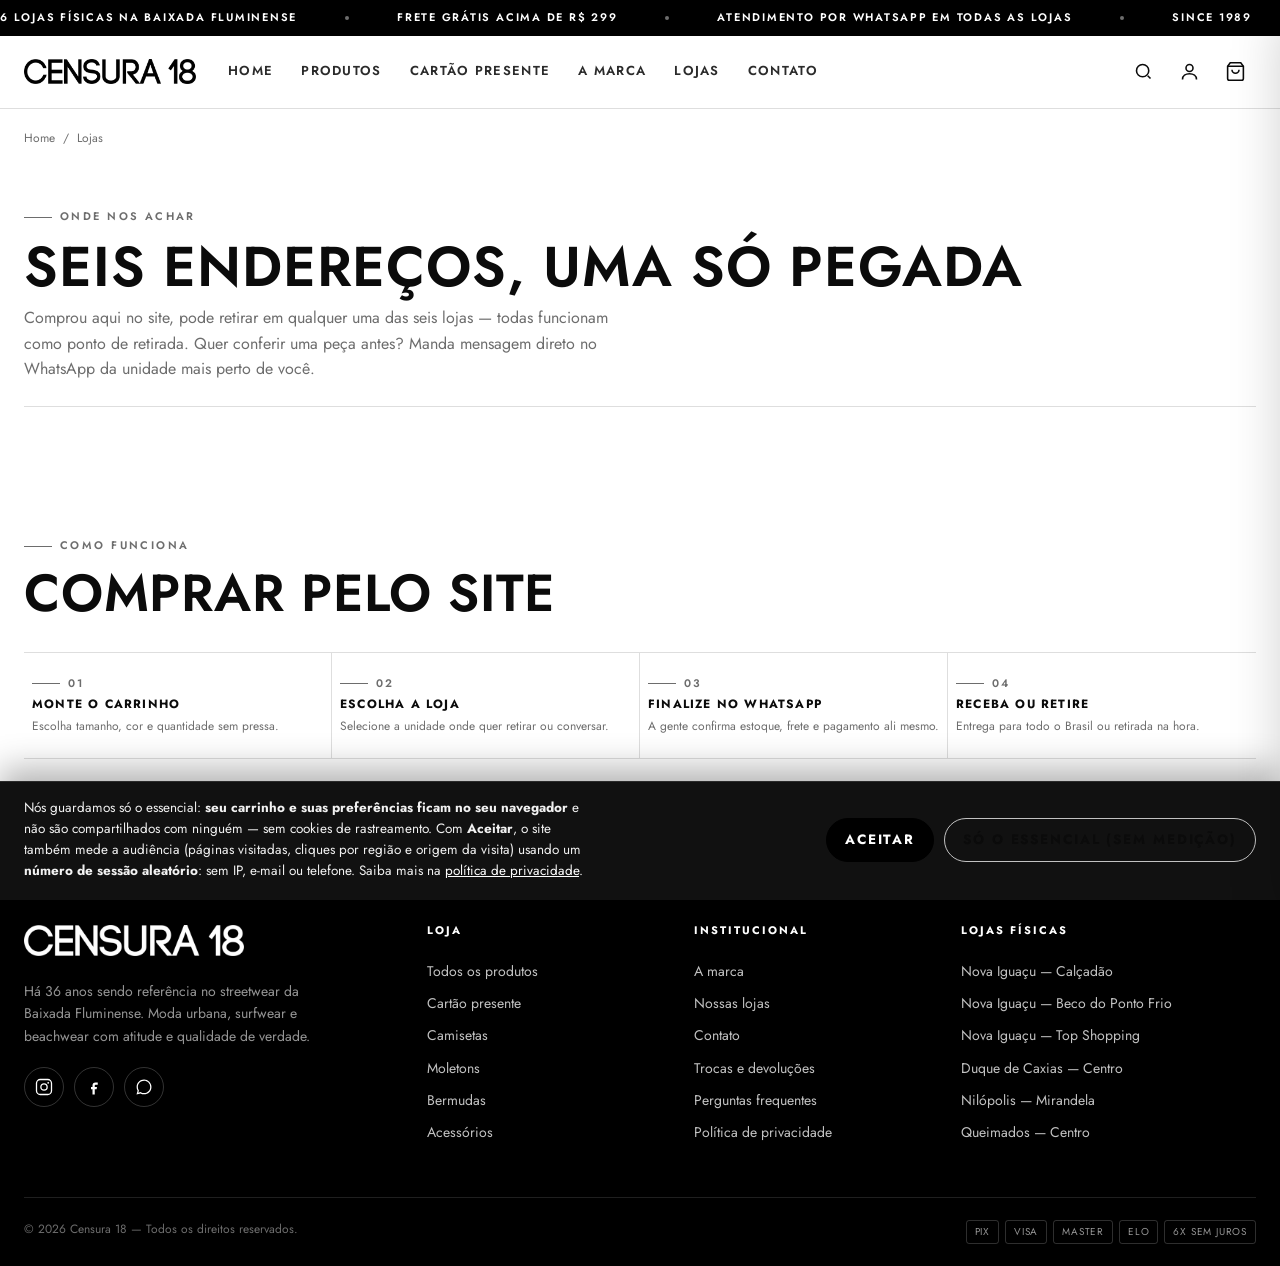
<file: lojas.html>
<!DOCTYPE html>
<html lang="pt-BR">
<head>
<meta charset="UTF-8">
<meta name="viewport" content="width=device-width, initial-scale=1">
<title>Lojas físicas — Censura 18</title>
<meta name="description" content="Seis lojas físicas da Censura 18 na Baixada Fluminense: Nova Iguaçu (3 endereços), Duque de Caxias, Nilópolis e Queimados. Endereços, telefones e WhatsApp de cada loja.">
<meta name="theme-color" content="#000000">
<link rel="preconnect" href="https://fonts.googleapis.com">
<link rel="preconnect" href="https://fonts.gstatic.com" crossorigin>
<link href="https://fonts.googleapis.com/css2?family=Jost:wght@400;500;600;700&display=swap" rel="stylesheet">
<link rel="stylesheet" href="assets/css/style.css">
<link rel="icon" type="image/png" href="assets/img/logos/logo-quadro.png">
<script src="assets/js/ssl.js"></script>
<script src="assets/js/site-config.js"></script>
</head>
<body>

<a class="skip-link" href="#main">Ir para o conteúdo</a>

<div class="announce" aria-hidden="true">
  <div class="announce__track">
    <span class="announce__item">6 lojas físicas na Baixada Fluminense</span>
    <span class="announce__item">Frete grátis acima de R$ 299</span>
    <span class="announce__item">Atendimento por WhatsApp em todas as lojas</span>
    <span class="announce__item">Since 1989</span>
    <span class="announce__item">6 lojas físicas na Baixada Fluminense</span>
    <span class="announce__item">Frete grátis acima de R$ 299</span>
    <span class="announce__item">Atendimento por WhatsApp em todas as lojas</span>
    <span class="announce__item">Since 1989</span>
  </div>
</div>

<header class="header">
  <div class="header__inner">
    <a class="brand" href="index.html" aria-label="Censura 18 — página inicial">
      <img src="assets/img/logos/logo_c18.png" alt="Censura 18" class="brand__img" onerror="this.classList.add('is-missing')">
      <span class="brand__fallback" aria-hidden="true"><span class="bf-word">CENSURA</span><span class="bf-num">18</span></span>
    </a>
    <nav class="nav" aria-label="Navegação principal">
      <a class="nav__link" href="index.html">Home</a>
      <a class="nav__link" href="produtos.html">Produtos</a>
      <a class="nav__link" href="cartao-presente.html">Cartão presente</a>
      <a class="nav__link" href="sobre.html">A marca</a>
      <a class="nav__link" href="lojas.html">Lojas</a>
      <a class="nav__link" href="contato.html">Contato</a>
    </nav>
    <div class="header__actions">
      <form class="search" id="search-form" role="search">
        <label for="search-input" class="visually-hidden">Buscar produtos</label>
        <input class="search__input" id="search-input" type="search" placeholder="Buscar…" autocomplete="off">
      </form>
      <button class="icon-btn" data-toggle-search aria-label="Buscar">
        <svg viewBox="0 0 24 24" fill="none" stroke="currentColor" stroke-width="1.8"><circle cx="11" cy="11" r="7"/><path d="m20 20-3.2-3.2"/></svg>
      </button>
      <a class="icon-btn" href="conta.html" aria-label="Minha conta">
        <svg viewBox="0 0 24 24" fill="none" stroke="currentColor" stroke-width="1.8"><circle cx="12" cy="8" r="4"/><path d="M4 21c0-4 3.6-6.5 8-6.5s8 2.5 8 6.5"/></svg>
      </a>
      <button class="icon-btn" data-open-cart aria-label="Abrir carrinho">
        <svg viewBox="0 0 24 24" fill="none" stroke="currentColor" stroke-width="1.8"><path d="M6 2 3 6v14a2 2 0 0 0 2 2h14a2 2 0 0 0 2-2V6l-3-4Z"/><path d="M3 6h18M16 10a4 4 0 0 1-8 0"/></svg>
        <span class="icon-btn__count" data-cart-count>0</span>
      </button>
      <button class="icon-btn burger" data-open-nav aria-label="Abrir menu">
        <svg viewBox="0 0 24 24" fill="none" stroke="currentColor" stroke-width="1.8"><path d="M3 6h18M3 12h18M3 18h18"/></svg>
      </button>
    </div>
  </div>
</header>

<div class="mobile-nav" id="mobile-nav" aria-hidden="true">
  <div class="mobile-nav__top">
    <a class="brand" href="index.html">
      <img src="assets/img/logos/logo_c18.png" alt="Censura 18" class="brand__img" onerror="this.classList.add('is-missing')">
      <span class="brand__fallback"><span class="bf-word">CENSURA</span><span class="bf-num">18</span></span>
    </a>
    <button class="icon-btn" data-close-nav aria-label="Fechar menu">
      <svg viewBox="0 0 24 24" fill="none" stroke="currentColor" stroke-width="1.8"><path d="M18 6 6 18M6 6l12 12"/></svg>
    </button>
  </div>
  <nav class="mobile-nav__list" aria-label="Navegação mobile">
    <a class="mobile-nav__link" href="index.html">Home</a>
    <a class="mobile-nav__link" href="produtos.html">Produtos</a>
    <a class="mobile-nav__link" href="cartao-presente.html">Cartão presente</a>
    <a class="mobile-nav__link" href="sobre.html">A marca</a>
    <a class="mobile-nav__link" href="lojas.html">Lojas</a>
    <a class="mobile-nav__link" href="contato.html">Contato</a>
        <a class="mobile-nav__link" href="conta.html">Minha conta</a>
  </nav>
  <div class="mobile-nav__footer">
    <strong style="color:#000">Central de atendimento</strong>
    <a href="https://wa.me/5521998653133" target="_blank" rel="noopener">(21) 99865-3133</a>
    <span>marketing@c18.com.br</span>
  </div>
</div>

<main id="main">
  <div class="container">
    <nav class="breadcrumb" aria-label="Você está aqui">
      <a href="index.html">Home</a> <span>/</span> <span>Lojas</span>
    </nav>

    <div class="page-head">
      <span class="eyebrow">Onde nos achar</span>
      <h1>Seis endereços, uma só pegada</h1>
      <p>Comprou aqui no site, pode retirar em qualquer uma das seis lojas —
      todas funcionam como ponto de retirada. Quer conferir uma peça antes?
      Manda mensagem direto no WhatsApp da unidade mais perto de você.</p>
    </div>

    <div class="stores" id="stores-grid">
      <!-- preenchido por assets/js/app.js -->
    </div>

    <section class="section">
      <div class="section__head">
        <div>
          <span class="eyebrow">Como funciona</span>
          <h2 class="section__title">Comprar pelo site</h2>
        </div>
      </div>
      <div class="perks__grid" style="border-block:1px solid var(--line)">
        <div class="perk" style="flex-direction:column;align-items:flex-start;gap:6px">
          <span class="eyebrow" style="margin:0">01</span>
          <h4>Monte o carrinho</h4>
          <p>Escolha tamanho, cor e quantidade sem pressa.</p>
        </div>
        <div class="perk" style="flex-direction:column;align-items:flex-start;gap:6px">
          <span class="eyebrow" style="margin:0">02</span>
          <h4>Escolha a loja</h4>
          <p>Selecione a unidade onde quer retirar ou conversar.</p>
        </div>
        <div class="perk" style="flex-direction:column;align-items:flex-start;gap:6px">
          <span class="eyebrow" style="margin:0">03</span>
          <h4>Finalize no WhatsApp</h4>
          <p>A gente confirma estoque, frete e pagamento ali mesmo.</p>
        </div>
        <div class="perk" style="flex-direction:column;align-items:flex-start;gap:6px;border-right:0">
          <span class="eyebrow" style="margin:0">04</span>
          <h4>Receba ou retire</h4>
          <p>Entrega para todo o Brasil ou retirada na hora.</p>
        </div>
      </div>
    </section>
  </div>
</main>

<footer class="footer">
  <div class="container">
    <div class="footer__grid">
      <div class="footer__about">
        <span class="brand" style="color:#fff;--bf-fg:#000">
          <img src="assets/img/logos/logo_c18.png" alt="Censura 18" class="brand__img brand__img--footer" onerror="this.classList.add('is-missing')">
          <span class="brand__fallback"><span class="bf-word">CENSURA</span><span class="bf-num">18</span></span>
        </span>
        <p>Há 36 anos sendo referência no streetwear da Baixada Fluminense.
        Moda urbana, surfwear e beachwear com atitude e qualidade de verdade.</p>
        <div class="socials">
          <a class="social" href="https://www.instagram.com/censura18/" target="_blank" rel="noopener" aria-label="Instagram">
            <svg viewBox="0 0 24 24" fill="none" stroke="currentColor" stroke-width="1.7"><rect x="2" y="2" width="20" height="20" rx="5"/><circle cx="12" cy="12" r="4.2"/><circle cx="17.6" cy="6.4" r="1.2" fill="currentColor" stroke="none"/></svg>
          </a>
          <a class="social" href="https://www.facebook.com/censura18/" target="_blank" rel="noopener" aria-label="Facebook">
            <svg viewBox="0 0 24 24" fill="currentColor"><path d="M14 9h3V6h-3a4 4 0 0 0-4 4v2H8v3h2v7h3v-7h2.5l.5-3H13v-2a1 1 0 0 1 1-1Z"/></svg>
          </a>
          <a class="social" href="https://wa.me/5521998653133" target="_blank" rel="noopener" aria-label="WhatsApp">
            <svg viewBox="0 0 24 24" fill="currentColor"><path d="M12.04 2C6.58 2 2.13 6.45 2.13 11.91c0 1.75.46 3.45 1.32 4.95L2 22l5.3-1.39a9.9 9.9 0 0 0 4.74 1.2h.01c5.46 0 9.91-4.45 9.91-9.91 0-2.65-1.03-5.14-2.9-7.01A9.82 9.82 0 0 0 12.04 2Zm0 18.15h-.01a8.2 8.2 0 0 1-4.19-1.15l-.3-.18-3.12.82.83-3.04-.2-.31a8.16 8.16 0 0 1-1.25-4.38c0-4.54 3.7-8.23 8.24-8.23 2.2 0 4.27.86 5.83 2.41a8.18 8.18 0 0 1 2.41 5.83c0 4.54-3.7 8.23-8.24 8.23Z"/></svg>
          </a>
        </div>
      </div>
      <div>
        <h4>Loja</h4>
        <ul>
          <li><a href="produtos.html">Todos os produtos</a></li>
          <li><a href="cartao-presente.html">Cartão presente</a></li>
          <li><a href="produtos.html?cat=camisetas">Camisetas</a></li>
          <li><a href="produtos.html?cat=moletons">Moletons</a></li>
          <li><a href="produtos.html?cat=bermudas">Bermudas</a></li>
          <li><a href="produtos.html?cat=acessorios">Acessórios</a></li>
        </ul>
      </div>
      <div>
        <h4>Institucional</h4>
        <ul>
          <li><a href="sobre.html">A marca</a></li>
          <li><a href="lojas.html">Nossas lojas</a></li>
          <li><a href="contato.html">Contato</a></li>
          <li><a href="contato.html">Trocas e devoluções</a></li>
          <li><a href="contato.html">Perguntas frequentes</a></li>
          <li><a href="privacidade.html">Política de privacidade</a></li>
        </ul>
      </div>
      <div>
        <h4>Lojas físicas</h4>
        <ul>
          <li>Nova Iguaçu — Calçadão</li>
          <li>Nova Iguaçu — Beco do Ponto Frio</li>
          <li>Nova Iguaçu — Top Shopping</li>
          <li>Duque de Caxias — Centro</li>
          <li>Nilópolis — Mirandela</li>
          <li>Queimados — Centro</li>
        </ul>
      </div>
    </div>
    <div class="footer__bottom">
      <span>© <span data-year>2026</span> Censura 18 — Todos os direitos reservados.</span>
      <span class="payments">
        <span class="pay-pill">Pix</span><span class="pay-pill">Visa</span>
        <span class="pay-pill">Master</span><span class="pay-pill">Elo</span>
        <span class="pay-pill">6x sem juros</span>
      </span>
    </div>
  </div>
</footer>

<div class="overlay" id="overlay"></div>
<aside class="drawer" id="cart-drawer" aria-hidden="true" aria-label="Carrinho de compras">
  <div class="drawer__head">
    <h2>Seu carrinho</h2>
    <button class="icon-btn drawer__close" data-close-cart aria-label="Fechar carrinho">
      <svg viewBox="0 0 24 24" fill="none" stroke="currentColor" stroke-width="1.8"><path d="M18 6 6 18M6 6l12 12"/></svg>
    </button>
  </div>
  <div class="drawer__body" id="cart-body"></div>
  <div class="drawer__foot" id="cart-foot"></div>
</aside>

<a class="fab-whats" href="https://wa.me/5521998653133?text=Ol%C3%A1!%20Vim%20pelo%20site%20da%20Censura%2018%20%F0%9F%96%A4" target="_blank" rel="noopener" aria-label="Falar no WhatsApp">
  <svg viewBox="0 0 24 24" fill="currentColor"><path d="M12.04 2C6.58 2 2.13 6.45 2.13 11.91c0 1.75.46 3.45 1.32 4.95L2 22l5.3-1.39a9.9 9.9 0 0 0 4.74 1.2h.01c5.46 0 9.91-4.45 9.91-9.91 0-2.65-1.03-5.14-2.9-7.01A9.82 9.82 0 0 0 12.04 2Zm0 18.15h-.01a8.2 8.2 0 0 1-4.19-1.15l-.3-.18-3.12.82.83-3.04-.2-.31a8.16 8.16 0 0 1-1.25-4.38c0-4.54 3.7-8.23 8.24-8.23 2.2 0 4.27.86 5.83 2.41a8.18 8.18 0 0 1 2.41 5.83c0 4.54-3.7 8.23-8.24 8.23Z"/></svg>
</a>
<button class="fab-top" aria-label="Voltar ao topo">
  <svg viewBox="0 0 24 24" fill="none" stroke="currentColor" stroke-width="2"><path d="M12 19V5M5 12l7-7 7 7"/></svg>
</button>

<script src="assets/js/data.js"></script>
<script src="assets/js/checkout.js"></script>
<script src="assets/js/frete.js"></script>
<script src="assets/js/coupons.js"></script>
<script src="assets/js/gift-card.js"></script>
<script src="assets/js/app.js"></script>
<script src="assets/js/lgpd.js"></script>
<script src="assets/js/analytics.js"></script>
</body>
</html>
</file>
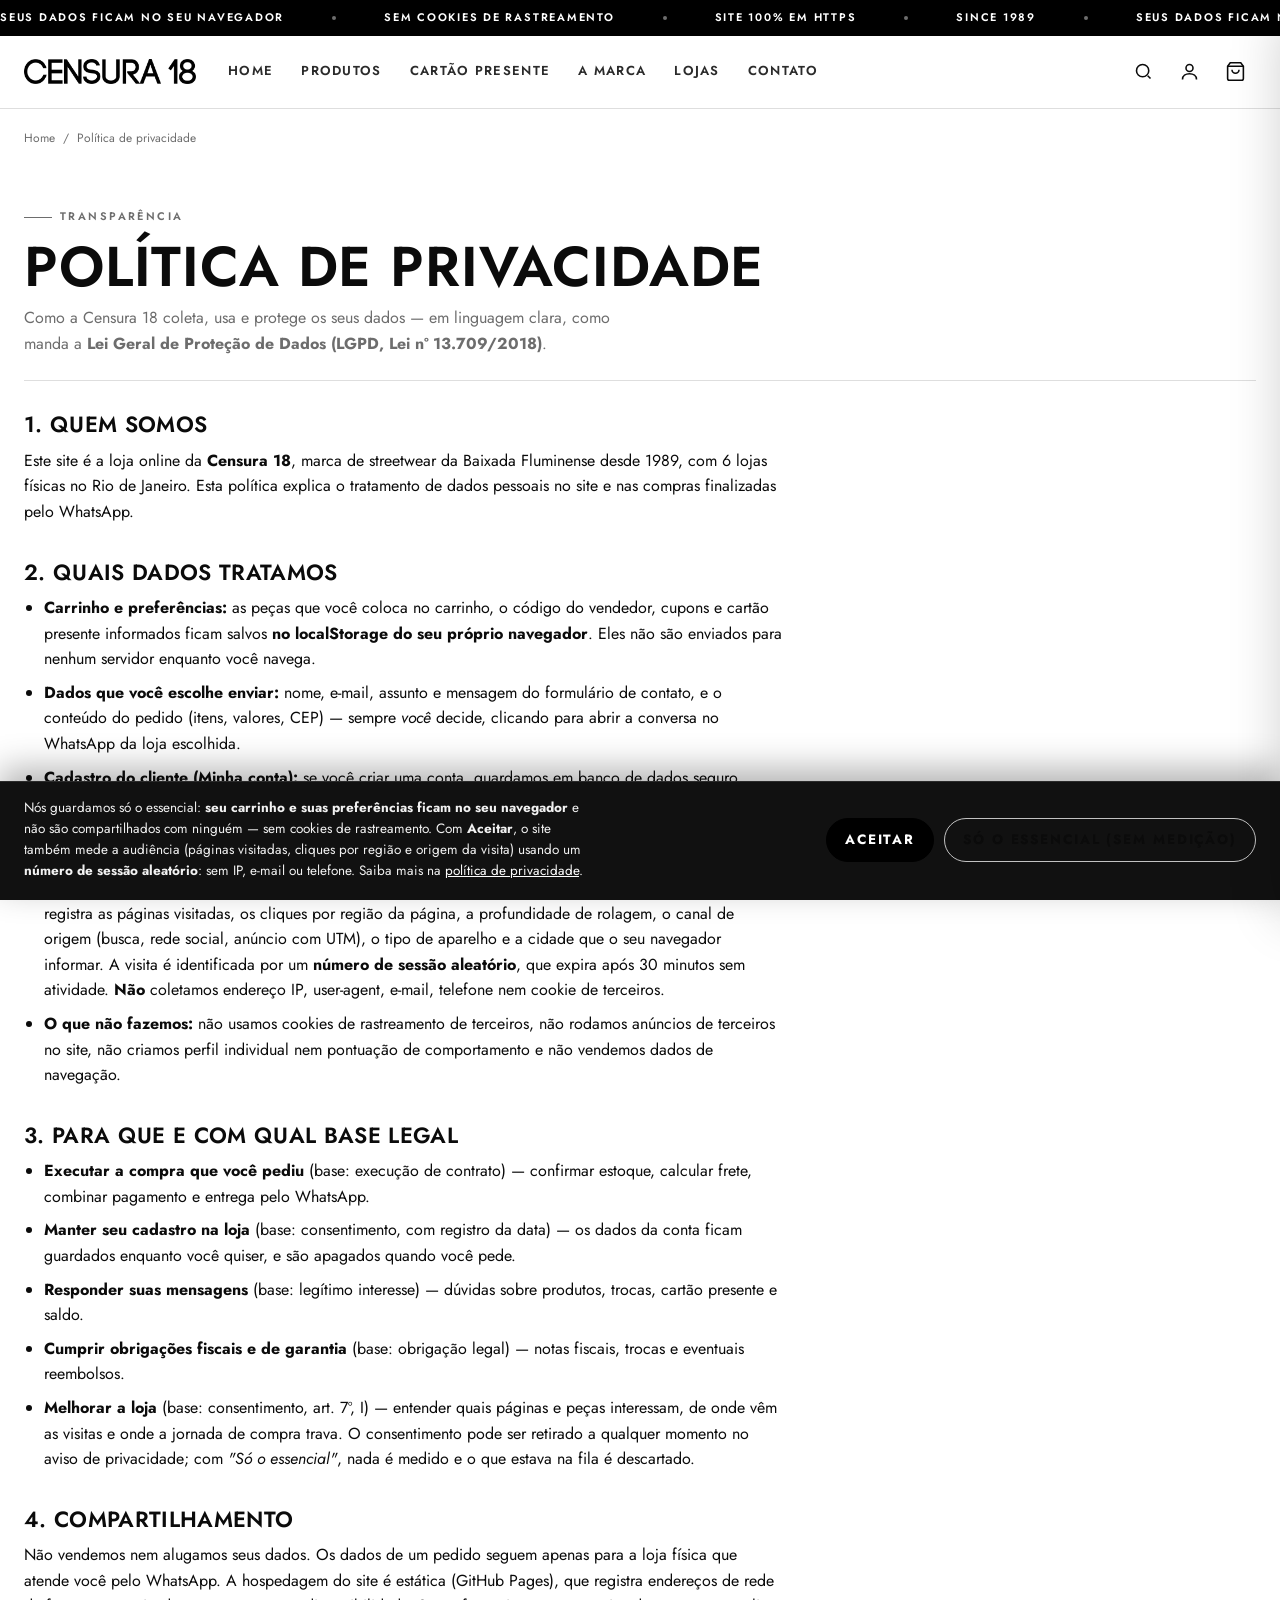
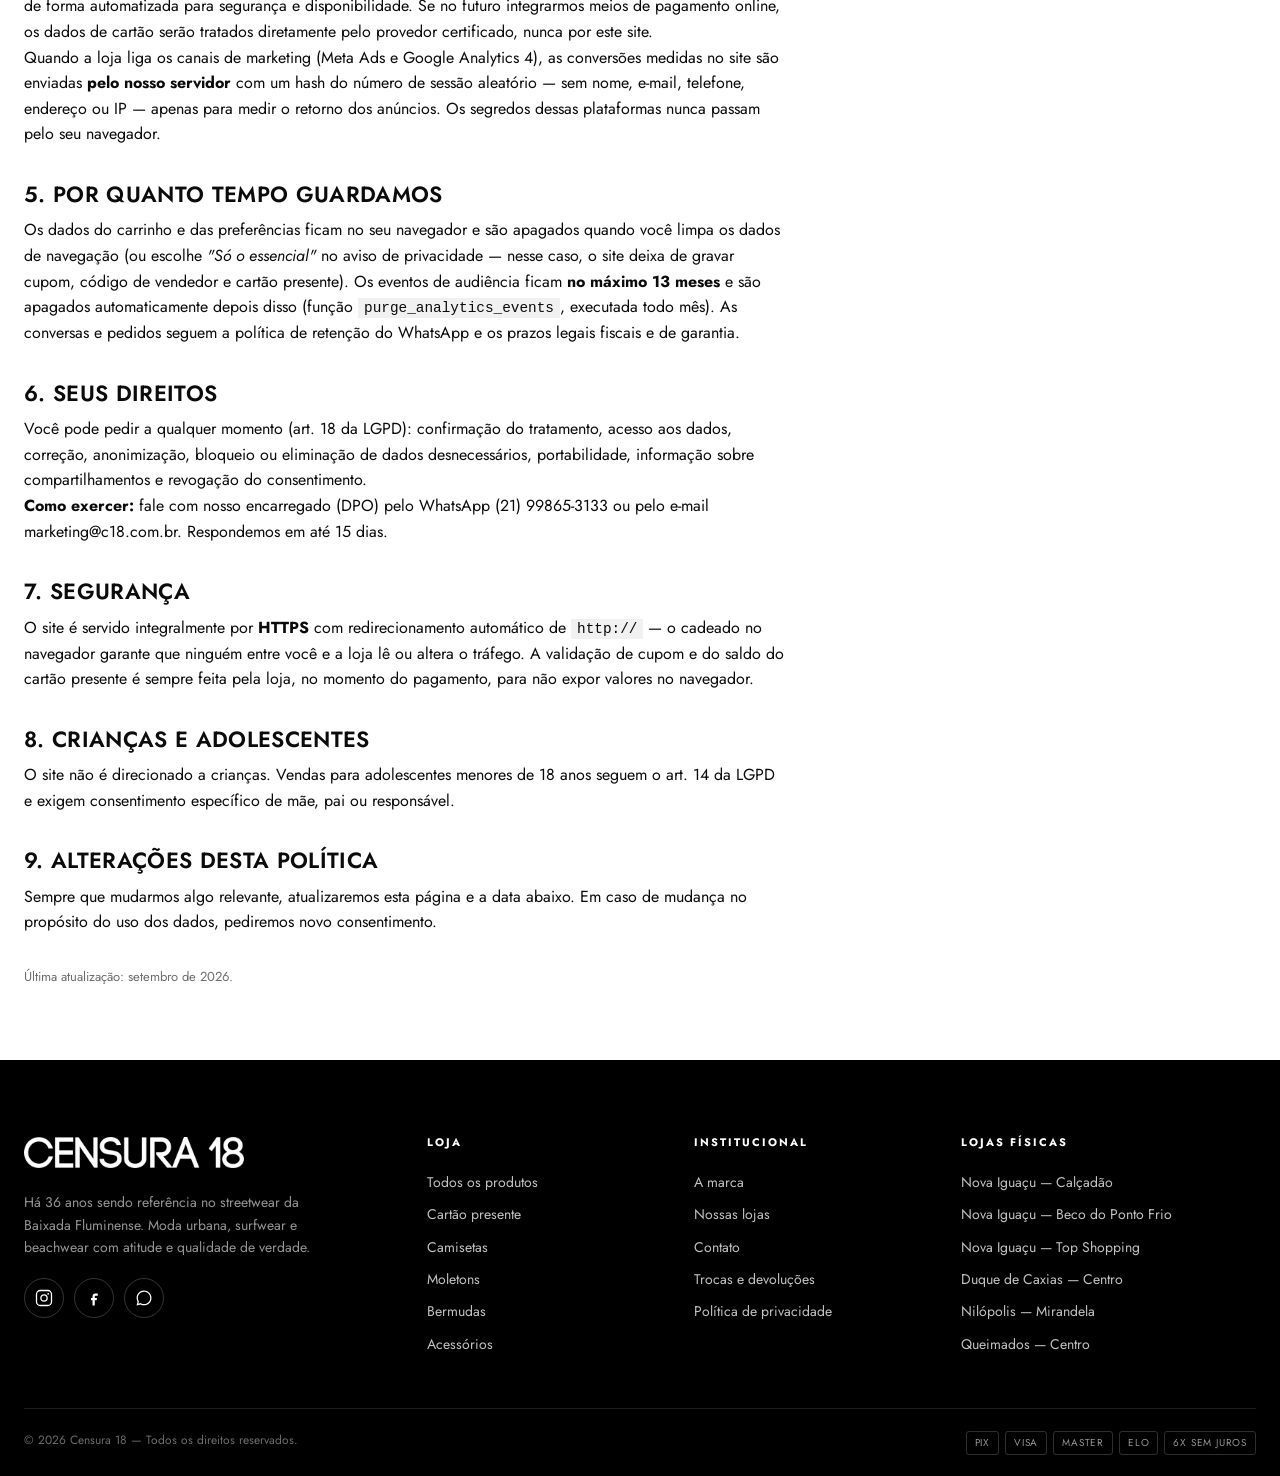
<file: privacidade.html>
<!DOCTYPE html>
<html lang="pt-BR">
<head>
<meta charset="UTF-8">
<meta name="viewport" content="width=device-width, initial-scale=1">
<title>Política de privacidade — Censura 18</title>
<meta name="description" content="Como a Censura 18 trata seus dados pessoais: o que coletamos, por quê, por quanto tempo e como exercer seus direitos segundo a LGPD (Lei 13.709/2018).">
<meta name="theme-color" content="#000000">
<meta property="og:type" content="website">
<meta property="og:title" content="Política de privacidade — Censura 18">
<meta property="og:description" content="Transparência total: seus dados, suas regras. Política de privacidade da Censura 18 conforme a LGPD.">
<meta property="og:image" content="assets/img/hero.jpg">

<link rel="preconnect" href="https://fonts.googleapis.com">
<link rel="preconnect" href="https://fonts.gstatic.com" crossorigin>
<link href="https://fonts.googleapis.com/css2?family=Jost:wght@400;500;600;700&display=swap" rel="stylesheet">
<link rel="stylesheet" href="assets/css/style.css">
<link rel="icon" type="image/png" href="assets/img/logos/logo-quadro.png">
<script src="assets/js/ssl.js"></script>
<script src="assets/js/site-config.js"></script>
</head>
<body>

<a class="skip-link" href="#main">Ir para o conteúdo</a>

<div class="announce" aria-hidden="true">
  <div class="announce__track">
    <span class="announce__item">Seus dados ficam no seu navegador</span>
    <span class="announce__item">Sem cookies de rastreamento</span>
    <span class="announce__item">Site 100% em HTTPS</span>
    <span class="announce__item">Since 1989</span>
    <span class="announce__item">Seus dados ficam no seu navegador</span>
    <span class="announce__item">Sem cookies de rastreamento</span>
    <span class="announce__item">Site 100% em HTTPS</span>
    <span class="announce__item">Since 1989</span>
  </div>
</div>

<header class="header">
  <div class="header__inner">
    <a class="brand" href="index.html" aria-label="Censura 18 — página inicial">
      <img src="assets/img/logos/logo_c18.png" alt="Censura 18" class="brand__img" onerror="this.classList.add('is-missing')">
      <span class="brand__fallback" aria-hidden="true"><span class="bf-word">CENSURA</span><span class="bf-num">18</span></span>
    </a>
    <nav class="nav" aria-label="Navegação principal">
      <a class="nav__link" href="index.html">Home</a>
      <a class="nav__link" href="produtos.html">Produtos</a>
      <a class="nav__link" href="cartao-presente.html">Cartão presente</a>
      <a class="nav__link" href="sobre.html">A marca</a>
      <a class="nav__link" href="lojas.html">Lojas</a>
      <a class="nav__link" href="contato.html">Contato</a>
    </nav>
    <div class="header__actions">
      <form class="search" id="search-form" role="search">
        <label for="search-input" class="visually-hidden">Buscar produtos</label>
        <input class="search__input" id="search-input" type="search" placeholder="Buscar…" autocomplete="off">
      </form>
      <button class="icon-btn" data-toggle-search aria-label="Buscar">
        <svg viewBox="0 0 24 24" fill="none" stroke="currentColor" stroke-width="1.8"><circle cx="11" cy="11" r="7"/><path d="m20 20-3.2-3.2"/></svg>
      </button>
      <a class="icon-btn" href="conta.html" aria-label="Minha conta">
        <svg viewBox="0 0 24 24" fill="none" stroke="currentColor" stroke-width="1.8"><circle cx="12" cy="8" r="4"/><path d="M4 21c0-4 3.6-6.5 8-6.5s8 2.5 8 6.5"/></svg>
      </a>
      <button class="icon-btn" data-open-cart aria-label="Abrir carrinho">
        <svg viewBox="0 0 24 24" fill="none" stroke="currentColor" stroke-width="1.8"><path d="M6 2 3 6v14a2 2 0 0 0 2 2h14a2 2 0 0 0 2-2V6l-3-4Z"/><path d="M3 6h18M16 10a4 4 0 0 1-8 0"/></svg>
        <span class="icon-btn__count" data-cart-count>0</span>
      </button>
      <button class="icon-btn burger" data-open-nav aria-label="Abrir menu">
        <svg viewBox="0 0 24 24" fill="none" stroke="currentColor" stroke-width="1.8"><path d="M3 6h18M3 12h18M3 18h18"/></svg>
      </button>
    </div>
  </div>
</header>

<div class="mobile-nav" id="mobile-nav" aria-hidden="true">
  <div class="mobile-nav__top">
    <a class="brand" href="index.html">
      <img src="assets/img/logos/logo_c18.png" alt="Censura 18" class="brand__img" onerror="this.classList.add('is-missing')">
      <span class="brand__fallback"><span class="bf-word">CENSURA</span><span class="bf-num">18</span></span>
    </a>
    <button class="icon-btn" data-close-nav aria-label="Fechar menu">
      <svg viewBox="0 0 24 24" fill="none" stroke="currentColor" stroke-width="1.8"><path d="M18 6 6 18M6 6l12 12"/></svg>
    </button>
  </div>
  <nav class="mobile-nav__list" aria-label="Navegação mobile">
    <a class="mobile-nav__link" href="index.html">Home</a>
    <a class="mobile-nav__link" href="produtos.html">Produtos</a>
    <a class="mobile-nav__link" href="cartao-presente.html">Cartão presente</a>
    <a class="mobile-nav__link" href="sobre.html">A marca</a>
    <a class="mobile-nav__link" href="lojas.html">Lojas</a>
    <a class="mobile-nav__link" href="contato.html">Contato</a>
        <a class="mobile-nav__link" href="conta.html">Minha conta</a>
  </nav>
  <div class="mobile-nav__footer">
    <strong style="color:#000">Central de atendimento</strong>
    <a href="https://wa.me/5521998653133" target="_blank" rel="noopener">(21) 99865-3133</a>
    <span>marketing@c18.com.br</span>
  </div>
</div>

<main id="main">
  <div class="container">
    <nav class="breadcrumb" aria-label="Você está aqui">
      <a href="index.html">Home</a> <span>/</span> <span>Política de privacidade</span>
    </nav>

    <div class="page-head">
      <span class="eyebrow">Transparência</span>
      <h1>Política de privacidade</h1>
      <p>Como a Censura 18 coleta, usa e protege os seus dados — em
      linguagem clara, como manda a <strong>Lei Geral de Proteção de Dados
      (LGPD, Lei nº 13.709/2018)</strong>.</p>
    </div>

    <div class="policy" style="padding-bottom:72px">

      <h2>1. Quem somos</h2>
      <p>Este site é a loja online da <strong>Censura 18</strong>, marca de
      streetwear da Baixada Fluminense desde 1989, com 6 lojas físicas no
      Rio de Janeiro. Esta política explica o tratamento de dados pessoais
      no site e nas compras finalizadas pelo WhatsApp.</p>

      <h2>2. Quais dados tratamos</h2>
      <ul>
        <li><strong>Carrinho e preferências:</strong> as peças que você
        coloca no carrinho, o código do vendedor, cupons e cartão presente
        informados ficam salvos <strong>no localStorage do seu próprio
        navegador</strong>. Eles não são enviados para nenhum servidor
        enquanto você navega.</li>
        <li><strong>Dados que você escolhe enviar:</strong> nome, e-mail,
        assunto e mensagem do formulário de contato, e o conteúdo do pedido
        (itens, valores, CEP) — sempre <em>você</em> decide, clicando para
        abrir a conversa no WhatsApp da loja escolhida.</li>
        <li><strong>Cadastro do cliente (Minha conta):</strong> se você criar
        uma conta, guardamos em banco de dados seguro (Supabase) o nome,
        e-mail, WhatsApp e o endereço de entrega que você informou — com
        registro da data do seu consentimento. Eles servem para preencher o
        pedido e calcular o frete automaticamente. Você pode editar, pedir a
        exclusão (anonimização) ou sair a qualquer momento na página
        <a href="conta.html">Minha conta</a>.</li>
        <li><strong>Medição de audiência (só com o seu aceite):</strong> se
        você escolher medir no aviso de privacidade, o site registra as
        páginas visitadas, os cliques por região da página, a profundidade
        de rolagem, o canal de origem (busca, rede social, anúncio com UTM),
        o tipo de aparelho e a cidade que o seu navegador informar. A visita
        é identificada por um <strong>número de sessão aleatório</strong>,
        que expira após 30 minutos sem atividade. <strong>Não</strong>
        coletamos endereço IP, user-agent, e-mail, telefone nem cookie de
        terceiros.</li>
        <li><strong>O que não fazemos:</strong> não usamos cookies de
        rastreamento de terceiros, não rodamos anúncios de terceiros no
        site, não criamos perfil individual nem pontuação de comportamento e
        não vendemos dados de navegação.</li>
      </ul>

      <h2>3. Para que e com qual base legal</h2>
      <ul>
        <li><strong>Executar a compra que você pediu</strong> (base: execução
        de contrato) — confirmar estoque, calcular frete, combinar pagamento
        e entrega pelo WhatsApp.</li>
        <li><strong>Manter seu cadastro na loja</strong> (base: consentimento,
        com registro da data) — os dados da conta ficam guardados enquanto
        você quiser, e são apagados quando você pede.</li>
        <li><strong>Responder suas mensagens</strong> (base: legítimo
        interesse) — dúvidas sobre produtos, trocas, cartão presente e
        saldo.</li>
        <li><strong>Cumprir obrigações fiscais e de garantia</strong> (base:
        obrigação legal) — notas fiscais, trocas e eventuais reembolsos.</li>
        <li><strong>Melhorar a loja</strong> (base: consentimento, art. 7º,
        I) — entender quais páginas e peças interessam, de onde vêm as
        visitas e onde a jornada de compra trava. O consentimento pode ser
        retirado a qualquer momento no aviso de privacidade; com
        <em>"Só o essencial"</em>, nada é medido e o que estava na fila é
        descartado.</li>
      </ul>

      <h2>4. Compartilhamento</h2>
      <p>Não vendemos nem alugamos seus dados. Os dados de um pedido seguem
      apenas para a loja física que atende você pelo WhatsApp. A
      hospedagem do site é estática (GitHub Pages), que registra endereços
      de rede de forma automatizada para segurança e disponibilidade. Se no
      futuro integrarmos meios de pagamento online, os dados de cartão serão
      tratados diretamente pelo provedor certificado, nunca por este site.</p>
      <p>Quando a loja liga os canais de marketing (Meta Ads e Google
      Analytics 4), as conversões medidas no site são enviadas
      <strong>pelo nosso servidor</strong> com um hash do número de sessão
      aleatório — sem nome, e-mail, telefone, endereço ou IP — apenas para
      medir o retorno dos anúncios. Os segredos dessas plataformas nunca
      passam pelo seu navegador.</p>

      <h2>5. Por quanto tempo guardamos</h2>
      <p>Os dados do carrinho e das preferências ficam no seu navegador e
      são apagados quando você limpa os dados de navegação (ou escolhe
      <em>"Só o essencial"</em> no aviso de privacidade — nesse caso, o site
      deixa de gravar cupom, código de vendedor e cartão presente). Os
      eventos de audiência ficam <strong>no máximo 13 meses</strong> e são
      apagados automaticamente depois disso (função
      <code>purge_analytics_events</code>, executada todo mês). As conversas
      e pedidos seguem a política de retenção do WhatsApp e os prazos legais
      fiscais e de garantia.</p>

      <h2>6. Seus direitos</h2>
      <p>Você pode pedir a qualquer momento (art. 18 da LGPD):
      confirmação do tratamento, acesso aos dados, correção, anonimização,
      bloqueio ou eliminação de dados desnecessários, portabilidade,
      informação sobre compartilhamentos e revogação do consentimento.</p>
      <p><strong>Como exercer:</strong> fale com nosso encarregado (DPO) pelo
      WhatsApp <a href="https://wa.me/5521998653133" target="_blank" rel="noopener">(21) 99865-3133</a>
      ou pelo e-mail <a href="mailto:marketing@c18.com.br">marketing@c18.com.br</a>.
      Respondemos em até 15 dias.</p>

      <h2>7. Segurança</h2>
      <p>O site é servido integralmente por <strong>HTTPS</strong> com
      redirecionamento automático de <code>http://</code> — o cadeado no
      navegador garante que ninguém entre você e a loja lê ou altera o
      tráfego. A validação de cupom e do saldo do cartão presente é sempre
      feita pela loja, no momento do pagamento, para não expor valores no
      navegador.</p>

      <h2>8. Crianças e adolescentes</h2>
      <p>O site não é direcionado a crianças. Vendas para adolescentes
      menores de 18 anos seguem o art. 14 da LGPD e exigem consentimento
      específico de mãe, pai ou responsável.</p>

      <h2>9. Alterações desta política</h2>
      <p>Sempre que mudarmos algo relevante, atualizaremos esta página e a
      data abaixo. Em caso de mudança no propósito do uso dos dados,
      pediremos novo consentimento.</p>

      <p class="policy__updated">Última atualização: setembro de 2026.</p>
    </div>
  </div>
</main>

<footer class="footer">
  <div class="container">
    <div class="footer__grid">
      <div class="footer__about">
        <span class="brand" style="color:#fff;--bf-fg:#000">
          <img src="assets/img/logos/logo_c18.png" alt="Censura 18" class="brand__img brand__img--footer" onerror="this.classList.add('is-missing')">
          <span class="brand__fallback"><span class="bf-word">CENSURA</span><span class="bf-num">18</span></span>
        </span>
        <p>Há 36 anos sendo referência no streetwear da Baixada Fluminense.
        Moda urbana, surfwear e beachwear com atitude e qualidade de verdade.</p>
        <div class="socials">
          <a class="social" href="https://www.instagram.com/censura18/" target="_blank" rel="noopener" aria-label="Instagram">
            <svg viewBox="0 0 24 24" fill="none" stroke="currentColor" stroke-width="1.7"><rect x="2" y="2" width="20" height="20" rx="5"/><circle cx="12" cy="12" r="4.2"/><circle cx="17.6" cy="6.4" r="1.2" fill="currentColor" stroke="none"/></svg>
          </a>
          <a class="social" href="https://www.facebook.com/censura18/" target="_blank" rel="noopener" aria-label="Facebook">
            <svg viewBox="0 0 24 24" fill="currentColor"><path d="M14 9h3V6h-3a4 4 0 0 0-4 4v2H8v3h2v7h3v-7h2.5l.5-3H13v-2a1 1 0 0 1 1-1Z"/></svg>
          </a>
          <a class="social" href="https://wa.me/5521998653133" target="_blank" rel="noopener" aria-label="WhatsApp">
            <svg viewBox="0 0 24 24" fill="currentColor"><path d="M12.04 2C6.58 2 2.13 6.45 2.13 11.91c0 1.75.46 3.45 1.32 4.95L2 22l5.3-1.39a9.9 9.9 0 0 0 4.74 1.2h.01c5.46 0 9.91-4.45 9.91-9.91 0-2.65-1.03-5.14-2.9-7.01A9.82 9.82 0 0 0 12.04 2Zm0 18.15h-.01a8.2 8.2 0 0 1-4.19-1.15l-.3-.18-3.12.82.83-3.04-.2-.31a8.16 8.16 0 0 1-1.25-4.38c0-4.54 3.7-8.23 8.24-8.23 2.2 0 4.27.86 5.83 2.41a8.18 8.18 0 0 1 2.41 5.83c0 4.54-3.7 8.23-8.24 8.23Z"/></svg>
          </a>
        </div>
      </div>
      <div>
        <h4>Loja</h4>
        <ul>
          <li><a href="produtos.html">Todos os produtos</a></li>
          <li><a href="cartao-presente.html">Cartão presente</a></li>
          <li><a href="produtos.html?cat=camisetas">Camisetas</a></li>
          <li><a href="produtos.html?cat=moletons">Moletons</a></li>
          <li><a href="produtos.html?cat=bermudas">Bermudas</a></li>
          <li><a href="produtos.html?cat=acessorios">Acessórios</a></li>
        </ul>
      </div>
      <div>
        <h4>Institucional</h4>
        <ul>
          <li><a href="sobre.html">A marca</a></li>
          <li><a href="lojas.html">Nossas lojas</a></li>
          <li><a href="contato.html">Contato</a></li>
          <li><a href="contato.html">Trocas e devoluções</a></li>
          <li><a href="privacidade.html">Política de privacidade</a></li>
        </ul>
      </div>
      <div>
        <h4>Lojas físicas</h4>
        <ul>
          <li>Nova Iguaçu — Calçadão</li>
          <li>Nova Iguaçu — Beco do Ponto Frio</li>
          <li>Nova Iguaçu — Top Shopping</li>
          <li>Duque de Caxias — Centro</li>
          <li>Nilópolis — Mirandela</li>
          <li>Queimados — Centro</li>
        </ul>
      </div>
    </div>
    <div class="footer__bottom">
      <span>© <span data-year>2026</span> Censura 18 — Todos os direitos reservados.</span>
      <span class="payments">
        <span class="pay-pill">Pix</span><span class="pay-pill">Visa</span>
        <span class="pay-pill">Master</span><span class="pay-pill">Elo</span>
        <span class="pay-pill">6x sem juros</span>
      </span>
    </div>
  </div>
</footer>

<div class="overlay" id="overlay"></div>
<aside class="drawer" id="cart-drawer" aria-hidden="true" aria-label="Carrinho de compras">
  <div class="drawer__head">
    <h2>Seu carrinho</h2>
    <button class="icon-btn drawer__close" data-close-cart aria-label="Fechar carrinho">
      <svg viewBox="0 0 24 24" fill="none" stroke="currentColor" stroke-width="1.8"><path d="M18 6 6 18M6 6l12 12"/></svg>
    </button>
  </div>
  <div class="drawer__body" id="cart-body"></div>
  <div class="drawer__foot" id="cart-foot"></div>
</aside>

<a class="fab-whats" href="https://wa.me/5521998653133?text=Ol%C3%A1!%20Vim%20pelo%20site%20da%20Censura%2018%20%F0%9F%96%A4" target="_blank" rel="noopener" aria-label="Falar no WhatsApp">
  <svg viewBox="0 0 24 24" fill="currentColor"><path d="M12.04 2C6.58 2 2.13 6.45 2.13 11.91c0 1.75.46 3.45 1.32 4.95L2 22l5.3-1.39a9.9 9.9 0 0 0 4.74 1.2h.01c5.46 0 9.91-4.45 9.91-9.91 0-2.65-1.03-5.14-2.9-7.01A9.82 9.82 0 0 0 12.04 2Zm0 18.15h-.01a8.2 8.2 0 0 1-4.19-1.15l-.3-.18-3.12.82.83-3.04-.2-.31a8.16 8.16 0 0 1-1.25-4.38c0-4.54 3.7-8.23 8.24-8.23 2.2 0 4.27.86 5.83 2.41a8.18 8.18 0 0 1 2.41 5.83c0 4.54-3.7 8.23-8.24 8.23Z"/></svg>
</a>
<button class="fab-top" aria-label="Voltar ao topo">
  <svg viewBox="0 0 24 24" fill="none" stroke="currentColor" stroke-width="2"><path d="M12 19V5M5 12l7-7 7 7"/></svg>
</button>

<script src="assets/js/data.js"></script>
<script src="assets/js/checkout.js"></script>
<script src="assets/js/frete.js"></script>
<script src="assets/js/coupons.js"></script>
<script src="assets/js/app.js"></script>
<script src="assets/js/lgpd.js"></script>
<script src="assets/js/analytics.js"></script>
</body>
</html>
</file>
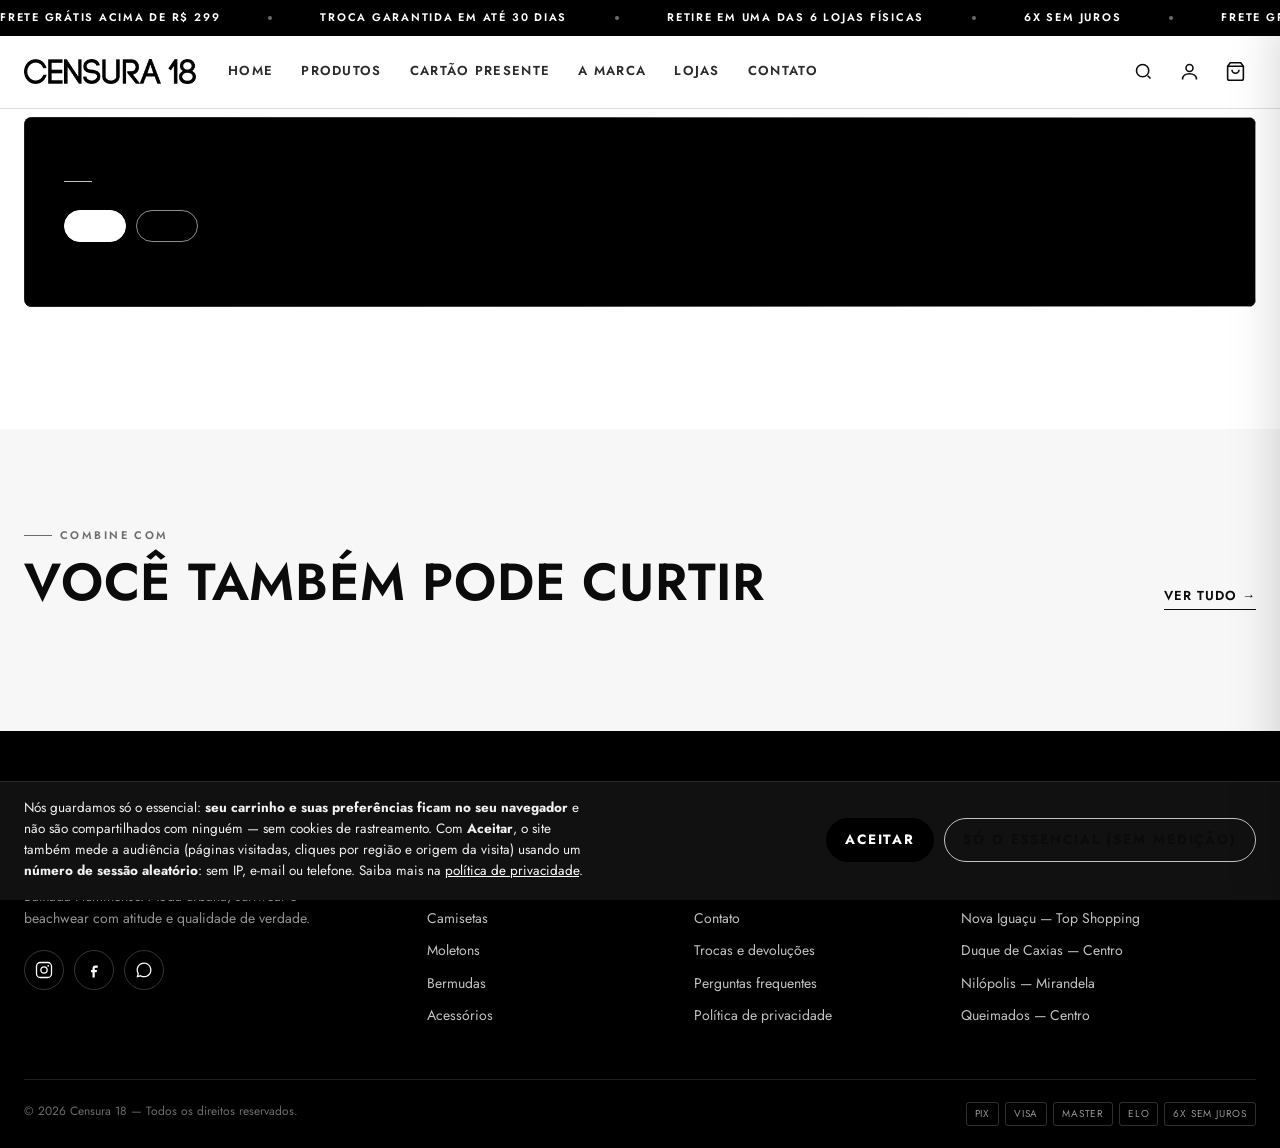
<file: produto.html>
<!DOCTYPE html>
<html lang="pt-BR">
<head>
<meta charset="UTF-8">
<meta name="viewport" content="width=device-width, initial-scale=1">
<title>Produto — Censura 18</title>
<meta name="description" content="Detalhes da peça, tamanhos, cores e como comprar na Censura 18.">
<meta name="theme-color" content="#000000">
<link rel="preconnect" href="https://fonts.googleapis.com">
<link rel="preconnect" href="https://fonts.gstatic.com" crossorigin>
<link href="https://fonts.googleapis.com/css2?family=Jost:wght@400;500;600;700&display=swap" rel="stylesheet">
<link rel="stylesheet" href="assets/css/style.css">
<link rel="icon" type="image/png" href="assets/img/logos/logo-quadro.png">
<script src="assets/js/ssl.js"></script>
<script src="assets/js/site-config.js"></script>
</head>
<body>

<a class="skip-link" href="#main">Ir para o conteúdo</a>

<div class="announce" aria-hidden="true">
  <div class="announce__track">
    <span class="announce__item">Frete grátis acima de R$ 299</span>
    <span class="announce__item">Troca garantida em até 30 dias</span>
    <span class="announce__item">Retire em uma das 6 lojas físicas</span>
    <span class="announce__item">6x sem juros</span>
    <span class="announce__item">Frete grátis acima de R$ 299</span>
    <span class="announce__item">Troca garantida em até 30 dias</span>
    <span class="announce__item">Retire em uma das 6 lojas físicas</span>
    <span class="announce__item">6x sem juros</span>
  </div>
</div>

<header class="header">
  <div class="header__inner">
    <a class="brand" href="index.html" aria-label="Censura 18 — página inicial">
      <img src="assets/img/logos/logo_c18.png" alt="Censura 18" class="brand__img"
           onerror="this.classList.add('is-missing')">
      <span class="brand__fallback" aria-hidden="true">
        <span class="bf-word">CENSURA</span><span class="bf-num">18</span>
      </span>
    </a>
    <nav class="nav" aria-label="Navegação principal">
      <a class="nav__link" href="index.html">Home</a>
      <a class="nav__link" href="produtos.html">Produtos</a>
      <a class="nav__link" href="cartao-presente.html">Cartão presente</a>
      <a class="nav__link" href="sobre.html">A marca</a>
      <a class="nav__link" href="lojas.html">Lojas</a>
      <a class="nav__link" href="contato.html">Contato</a>
    </nav>
    <div class="header__actions">
      <form class="search" id="search-form" role="search">
        <label for="search-input" class="visually-hidden">Buscar produtos</label>
        <input class="search__input" id="search-input" type="search" placeholder="Buscar…" autocomplete="off">
      </form>
      <button class="icon-btn" data-toggle-search aria-label="Buscar">
        <svg viewBox="0 0 24 24" fill="none" stroke="currentColor" stroke-width="1.8"><circle cx="11" cy="11" r="7"/><path d="m20 20-3.2-3.2"/></svg>
      </button>
      <a class="icon-btn" href="conta.html" aria-label="Minha conta">
        <svg viewBox="0 0 24 24" fill="none" stroke="currentColor" stroke-width="1.8"><circle cx="12" cy="8" r="4"/><path d="M4 21c0-4 3.6-6.5 8-6.5s8 2.5 8 6.5"/></svg>
      </a>
      <button class="icon-btn" data-open-cart aria-label="Abrir carrinho">
        <svg viewBox="0 0 24 24" fill="none" stroke="currentColor" stroke-width="1.8">
          <path d="M6 2 3 6v14a2 2 0 0 0 2 2h14a2 2 0 0 0 2-2V6l-3-4Z"/><path d="M3 6h18M16 10a4 4 0 0 1-8 0"/>
        </svg>
        <span class="icon-btn__count" data-cart-count>0</span>
      </button>
      <button class="icon-btn burger" data-open-nav aria-label="Abrir menu">
        <svg viewBox="0 0 24 24" fill="none" stroke="currentColor" stroke-width="1.8"><path d="M3 6h18M3 12h18M3 18h18"/></svg>
      </button>
    </div>
  </div>
</header>

<div class="mobile-nav" id="mobile-nav" aria-hidden="true">
  <div class="mobile-nav__top">
    <a class="brand" href="index.html">
      <img src="assets/img/logos/logo_c18.png" alt="Censura 18" class="brand__img" onerror="this.classList.add('is-missing')">
      <span class="brand__fallback"><span class="bf-word">CENSURA</span><span class="bf-num">18</span></span>
    </a>
    <button class="icon-btn" data-close-nav aria-label="Fechar menu">
      <svg viewBox="0 0 24 24" fill="none" stroke="currentColor" stroke-width="1.8"><path d="M18 6 6 18M6 6l12 12"/></svg>
    </button>
  </div>
  <nav class="mobile-nav__list" aria-label="Navegação mobile">
    <a class="mobile-nav__link" href="index.html">Home</a>
    <a class="mobile-nav__link" href="produtos.html">Produtos</a>
    <a class="mobile-nav__link" href="cartao-presente.html">Cartão presente</a>
    <a class="mobile-nav__link" href="sobre.html">A marca</a>
    <a class="mobile-nav__link" href="lojas.html">Lojas</a>
    <a class="mobile-nav__link" href="contato.html">Contato</a>
        <a class="mobile-nav__link" href="conta.html">Minha conta</a>
  </nav>
  <div class="mobile-nav__footer">
    <strong style="color:#000">Central de atendimento</strong>
    <a href="https://wa.me/5521998653133" target="_blank" rel="noopener">(21) 99865-3133</a>
    <span>marketing@c18.com.br</span>
  </div>
</div>

<main id="main">
  <div class="container">
    <!-- Banner de categoria (OPCIONAL): só aparece quando o painel tem um
         banner ativo para a categoria em exibição — admin/ → Banners & Paleta.
         Sem banner cadastrado, o layout continua exatamente como antes. -->
    <aside class="cat-banner" id="category-banner" hidden aria-label="Destaque da categoria">
      <img class="cat-banner__media" id="category-banner-img" alt="" hidden>
      <div class="cat-banner__content">
        <span class="eyebrow" id="category-banner-kicker" hidden></span>
        <h2 class="cat-banner__title" id="category-banner-title" hidden></h2>
        <p class="cat-banner__text" id="category-banner-text" hidden></p>
        <div class="cat-banner__actions">
          <a class="btn" id="category-banner-cta" href="#" hidden></a>
          <a class="btn btn--ghost" id="category-banner-cta-2" href="#" hidden></a>
        </div>
      </div>
    </aside>

    <div class="pdp" id="pdp" style="padding-block:32px 64px">
      <!-- preenchido por assets/js/app.js -->
    </div>
  </div>

  <section class="section section--gray">
    <div class="container">
      <div class="section__head">
        <div>
          <span class="eyebrow">Combine com</span>
          <h2 class="section__title">Você também pode curtir</h2>
        </div>
        <a class="link-arrow" href="produtos.html">Ver tudo →</a>
      </div>
      <div class="products" id="related-grid"></div>
    </div>
  </section>
</main>

<footer class="footer">
  <div class="container">
    <div class="footer__grid">
      <div class="footer__about">
        <span class="brand" style="color:#fff;--bf-fg:#000">
          <img src="assets/img/logos/logo_c18.png" alt="Censura 18" class="brand__img brand__img--footer" onerror="this.classList.add('is-missing')">
          <span class="brand__fallback"><span class="bf-word">CENSURA</span><span class="bf-num">18</span></span>
        </span>
        <p>Há 36 anos sendo referência no streetwear da Baixada Fluminense.
        Moda urbana, surfwear e beachwear com atitude e qualidade de verdade.</p>
        <div class="socials">
          <a class="social" href="https://www.instagram.com/censura18/" target="_blank" rel="noopener" aria-label="Instagram">
            <svg viewBox="0 0 24 24" fill="none" stroke="currentColor" stroke-width="1.7"><rect x="2" y="2" width="20" height="20" rx="5"/><circle cx="12" cy="12" r="4.2"/><circle cx="17.6" cy="6.4" r="1.2" fill="currentColor" stroke="none"/></svg>
          </a>
          <a class="social" href="https://www.facebook.com/censura18/" target="_blank" rel="noopener" aria-label="Facebook">
            <svg viewBox="0 0 24 24" fill="currentColor"><path d="M14 9h3V6h-3a4 4 0 0 0-4 4v2H8v3h2v7h3v-7h2.5l.5-3H13v-2a1 1 0 0 1 1-1Z"/></svg>
          </a>
          <a class="social" href="https://wa.me/5521998653133" target="_blank" rel="noopener" aria-label="WhatsApp">
            <svg viewBox="0 0 24 24" fill="currentColor"><path d="M12.04 2C6.58 2 2.13 6.45 2.13 11.91c0 1.75.46 3.45 1.32 4.95L2 22l5.3-1.39a9.9 9.9 0 0 0 4.74 1.2h.01c5.46 0 9.91-4.45 9.91-9.91 0-2.65-1.03-5.14-2.9-7.01A9.82 9.82 0 0 0 12.04 2Zm0 18.15h-.01a8.2 8.2 0 0 1-4.19-1.15l-.3-.18-3.12.82.83-3.04-.2-.31a8.16 8.16 0 0 1-1.25-4.38c0-4.54 3.7-8.23 8.24-8.23 2.2 0 4.27.86 5.83 2.41a8.18 8.18 0 0 1 2.41 5.83c0 4.54-3.7 8.23-8.24 8.23Z"/></svg>
          </a>
        </div>
      </div>
      <div>
        <h4>Loja</h4>
        <ul>
          <li><a href="produtos.html">Todos os produtos</a></li>
          <li><a href="cartao-presente.html">Cartão presente</a></li>
          <li><a href="produtos.html?cat=camisetas">Camisetas</a></li>
          <li><a href="produtos.html?cat=moletons">Moletons</a></li>
          <li><a href="produtos.html?cat=bermudas">Bermudas</a></li>
          <li><a href="produtos.html?cat=acessorios">Acessórios</a></li>
        </ul>
      </div>
      <div>
        <h4>Institucional</h4>
        <ul>
          <li><a href="sobre.html">A marca</a></li>
          <li><a href="lojas.html">Nossas lojas</a></li>
          <li><a href="contato.html">Contato</a></li>
          <li><a href="contato.html">Trocas e devoluções</a></li>
          <li><a href="contato.html">Perguntas frequentes</a></li>
          <li><a href="privacidade.html">Política de privacidade</a></li>
        </ul>
      </div>
      <div>
        <h4>Lojas físicas</h4>
        <ul>
          <li>Nova Iguaçu — Calçadão</li>
          <li>Nova Iguaçu — Beco do Ponto Frio</li>
          <li>Nova Iguaçu — Top Shopping</li>
          <li>Duque de Caxias — Centro</li>
          <li>Nilópolis — Mirandela</li>
          <li>Queimados — Centro</li>
        </ul>
      </div>
    </div>
    <div class="footer__bottom">
      <span>© <span data-year>2026</span> Censura 18 — Todos os direitos reservados.</span>
      <span class="payments">
        <span class="pay-pill">Pix</span><span class="pay-pill">Visa</span>
        <span class="pay-pill">Master</span><span class="pay-pill">Elo</span>
        <span class="pay-pill">6x sem juros</span>
      </span>
    </div>
  </div>
</footer>

<div class="overlay" id="overlay"></div>
<aside class="drawer" id="cart-drawer" aria-hidden="true" aria-label="Carrinho de compras">
  <div class="drawer__head">
    <h2>Seu carrinho</h2>
    <button class="icon-btn drawer__close" data-close-cart aria-label="Fechar carrinho">
      <svg viewBox="0 0 24 24" fill="none" stroke="currentColor" stroke-width="1.8"><path d="M18 6 6 18M6 6l12 12"/></svg>
    </button>
  </div>
  <div class="drawer__body" id="cart-body"></div>
  <div class="drawer__foot" id="cart-foot"></div>
</aside>

<a class="fab-whats" href="https://wa.me/5521998653133?text=Ol%C3%A1!%20Vim%20pelo%20site%20da%20Censura%2018%20%F0%9F%96%A4" target="_blank" rel="noopener" aria-label="Falar no WhatsApp">
  <svg viewBox="0 0 24 24" fill="currentColor"><path d="M12.04 2C6.58 2 2.13 6.45 2.13 11.91c0 1.75.46 3.45 1.32 4.95L2 22l5.3-1.39a9.9 9.9 0 0 0 4.74 1.2h.01c5.46 0 9.91-4.45 9.91-9.91 0-2.65-1.03-5.14-2.9-7.01A9.82 9.82 0 0 0 12.04 2Zm0 18.15h-.01a8.2 8.2 0 0 1-4.19-1.15l-.3-.18-3.12.82.83-3.04-.2-.31a8.16 8.16 0 0 1-1.25-4.38c0-4.54 3.7-8.23 8.24-8.23 2.2 0 4.27.86 5.83 2.41a8.18 8.18 0 0 1 2.41 5.83c0 4.54-3.7 8.23-8.24 8.23Z"/></svg>
</a>
<button class="fab-top" aria-label="Voltar ao topo">
  <svg viewBox="0 0 24 24" fill="none" stroke="currentColor" stroke-width="2"><path d="M12 19V5M5 12l7-7 7 7"/></svg>
</button>

<script src="assets/js/data.js"></script>
<script src="assets/js/checkout.js"></script>
<script src="assets/js/frete.js"></script>
<script src="assets/js/coupons.js"></script>
<script src="assets/js/gift-card.js"></script>
<script src="assets/js/app.js"></script>
<script src="assets/js/lgpd.js"></script>
<script src="assets/js/analytics.js"></script>
</body>
</html>
</file>
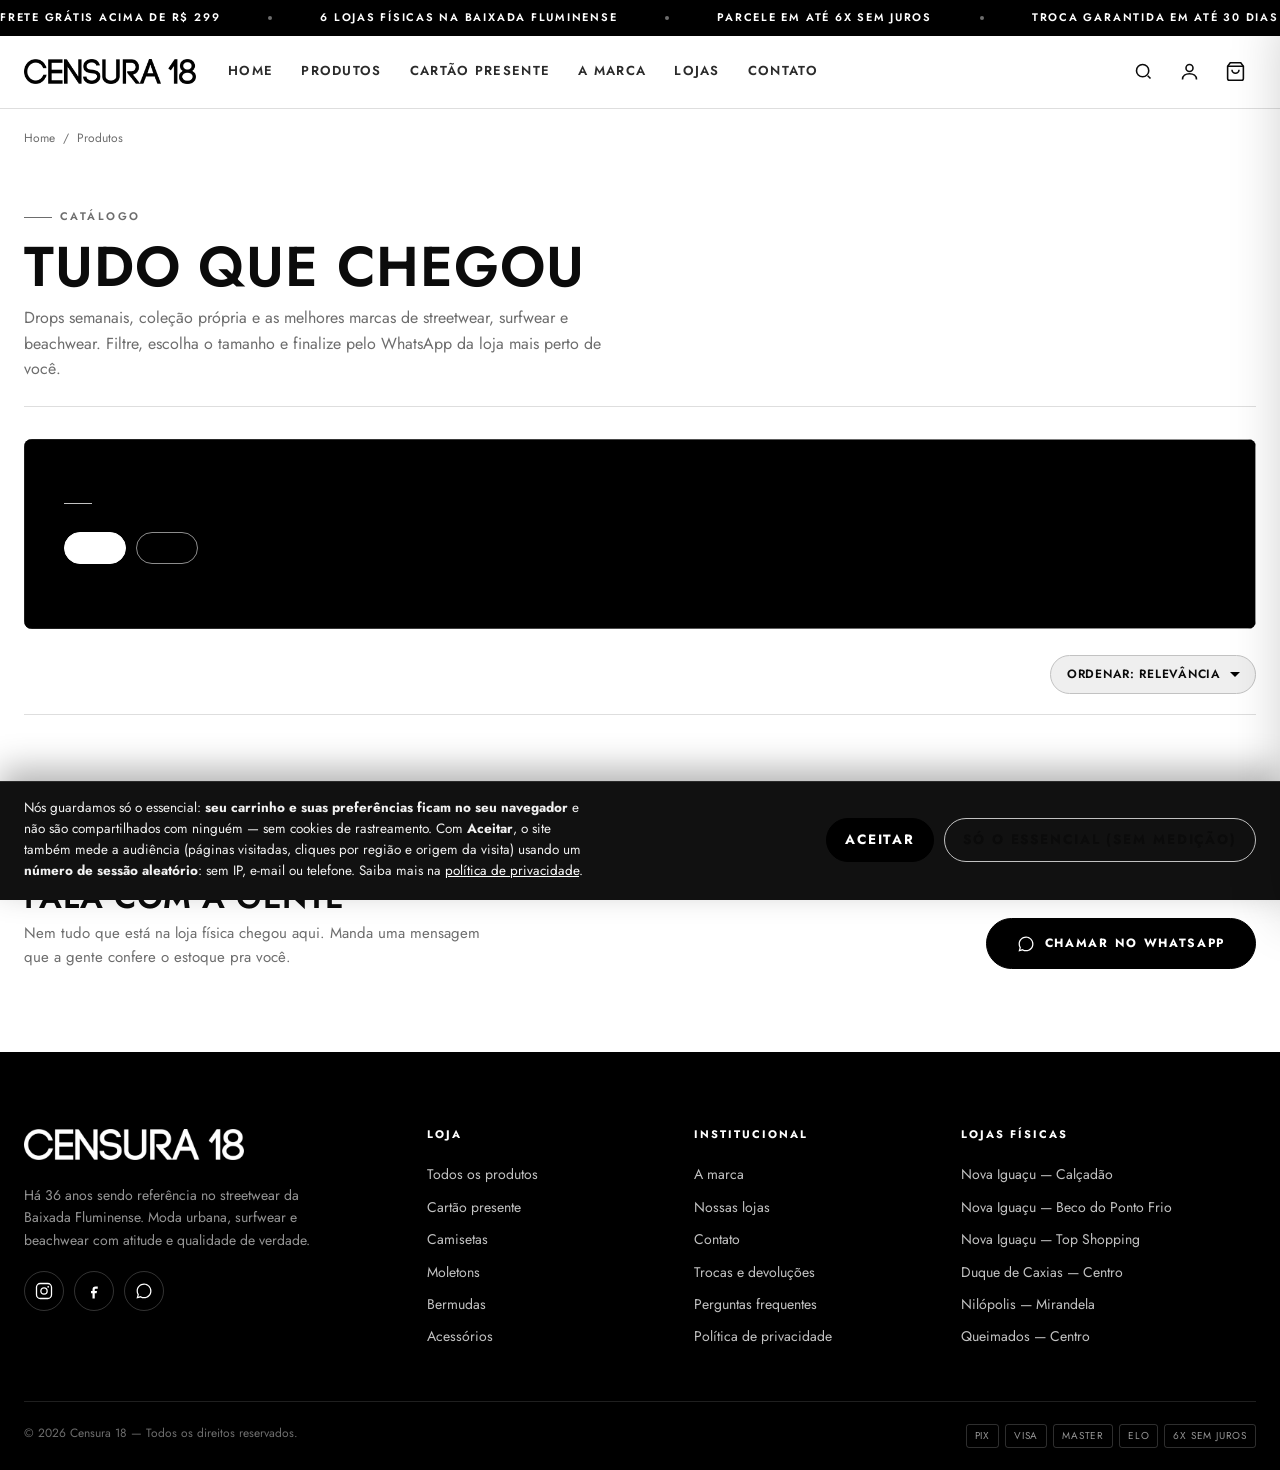
<file: produtos.html>
<!DOCTYPE html>
<html lang="pt-BR">
<head>
<meta charset="UTF-8">
<meta name="viewport" content="width=device-width, initial-scale=1">
<title>Catálogo — Censura 18</title>
<meta name="description" content="Catálogo completo da Censura 18: camisetas, moletons, bermudas, calças, jaquetas e acessórios de streetwear. Filtre por categoria e preço.">
<meta name="theme-color" content="#000000">
<link rel="preconnect" href="https://fonts.googleapis.com">
<link rel="preconnect" href="https://fonts.gstatic.com" crossorigin>
<link href="https://fonts.googleapis.com/css2?family=Jost:wght@400;500;600;700&display=swap" rel="stylesheet">
<link rel="stylesheet" href="assets/css/style.css">
<link rel="icon" type="image/png" href="assets/img/logos/logo-quadro.png">
<script src="assets/js/ssl.js"></script>
<script src="assets/js/site-config.js"></script>
</head>
<body>

<a class="skip-link" href="#main">Ir para o conteúdo</a>

<div class="announce" aria-hidden="true">
  <div class="announce__track">
    <span class="announce__item">Frete grátis acima de R$ 299</span>
    <span class="announce__item">6 lojas físicas na Baixada Fluminense</span>
    <span class="announce__item">Parcele em até 6x sem juros</span>
    <span class="announce__item">Troca garantida em até 30 dias</span>
    <span class="announce__item">Frete grátis acima de R$ 299</span>
    <span class="announce__item">6 lojas físicas na Baixada Fluminense</span>
    <span class="announce__item">Parcele em até 6x sem juros</span>
    <span class="announce__item">Troca garantida em até 30 dias</span>
  </div>
</div>

<header class="header">
  <div class="header__inner">

    <a class="brand" href="index.html" aria-label="Censura 18 — página inicial">
      <img src="assets/img/logos/logo_c18.png" alt="Censura 18" class="brand__img"
           onerror="this.classList.add('is-missing')">
      <span class="brand__fallback" aria-hidden="true">
        <span class="bf-word">CENSURA</span><span class="bf-num">18</span>
      </span>
    </a>

    <nav class="nav" aria-label="Navegação principal">
      <a class="nav__link" href="index.html">Home</a>
      <a class="nav__link" href="produtos.html">Produtos</a>
      <a class="nav__link" href="cartao-presente.html">Cartão presente</a>
      <a class="nav__link" href="sobre.html">A marca</a>
      <a class="nav__link" href="lojas.html">Lojas</a>
      <a class="nav__link" href="contato.html">Contato</a>
    </nav>

    <div class="header__actions">
      <form class="search" id="search-form" role="search">
        <label for="search-input" class="visually-hidden">Buscar produtos</label>
        <input class="search__input" id="search-input" type="search"
               placeholder="Buscar…" autocomplete="off">
      </form>
      <button class="icon-btn" data-toggle-search aria-label="Buscar">
        <svg viewBox="0 0 24 24" fill="none" stroke="currentColor" stroke-width="1.8">
          <circle cx="11" cy="11" r="7"/><path d="m20 20-3.2-3.2"/>
        </svg>
      </button>
      <a class="icon-btn" href="conta.html" aria-label="Minha conta">
        <svg viewBox="0 0 24 24" fill="none" stroke="currentColor" stroke-width="1.8"><circle cx="12" cy="8" r="4"/><path d="M4 21c0-4 3.6-6.5 8-6.5s8 2.5 8 6.5"/></svg>
      </a>
      <button class="icon-btn" data-open-cart aria-label="Abrir carrinho">
        <svg viewBox="0 0 24 24" fill="none" stroke="currentColor" stroke-width="1.8">
          <path d="M6 2 3 6v14a2 2 0 0 0 2 2h14a2 2 0 0 0 2-2V6l-3-4Z"/>
          <path d="M3 6h18M16 10a4 4 0 0 1-8 0"/>
        </svg>
        <span class="icon-btn__count" data-cart-count>0</span>
      </button>
      <button class="icon-btn burger" data-open-nav aria-label="Abrir menu">
        <svg viewBox="0 0 24 24" fill="none" stroke="currentColor" stroke-width="1.8">
          <path d="M3 6h18M3 12h18M3 18h18"/>
        </svg>
      </button>
    </div>

  </div>
</header>

<div class="mobile-nav" id="mobile-nav" aria-hidden="true">
  <div class="mobile-nav__top">
    <a class="brand" href="index.html">
      <img src="assets/img/logos/logo_c18.png" alt="Censura 18" class="brand__img"
           onerror="this.classList.add('is-missing')">
      <span class="brand__fallback"><span class="bf-word">CENSURA</span><span class="bf-num">18</span></span>
    </a>
    <button class="icon-btn" data-close-nav aria-label="Fechar menu">
      <svg viewBox="0 0 24 24" fill="none" stroke="currentColor" stroke-width="1.8">
        <path d="M18 6 6 18M6 6l12 12"/>
      </svg>
    </button>
  </div>
  <nav class="mobile-nav__list" aria-label="Navegação mobile">
    <a class="mobile-nav__link" href="index.html">Home</a>
    <a class="mobile-nav__link" href="produtos.html">Produtos</a>
    <a class="mobile-nav__link" href="cartao-presente.html">Cartão presente</a>
    <a class="mobile-nav__link" href="sobre.html">A marca</a>
    <a class="mobile-nav__link" href="lojas.html">Lojas</a>
    <a class="mobile-nav__link" href="contato.html">Contato</a>
        <a class="mobile-nav__link" href="conta.html">Minha conta</a>
  </nav>
  <div class="mobile-nav__footer">
    <strong style="color:#000">Central de atendimento</strong>
    <a href="https://wa.me/5521998653133" target="_blank" rel="noopener">(21) 99865-3133</a>
    <span>marketing@c18.com.br</span>
  </div>
</div>

<main id="main">
  <div class="container">

    <nav class="breadcrumb" aria-label="Você está aqui">
      <a href="index.html">Home</a> <span>/</span> <span>Produtos</span>
    </nav>

    <div class="page-head">
      <span class="eyebrow">Catálogo</span>
      <h1 id="catalog-title">Tudo que chegou</h1>
      <p>Drops semanais, coleção própria e as melhores marcas de streetwear,
      surfwear e beachwear. Filtre, escolha o tamanho e finalize pelo
      WhatsApp da loja mais perto de você.</p>
      <p id="search-title" class="results-info" hidden style="margin-top:14px"></p>
    </div>

    <!-- Banner de categoria (OPCIONAL): só aparece quando o painel tem um
         banner ativo para a categoria em exibição — admin/ → Banners & Paleta.
         Sem banner cadastrado, o layout continua exatamente como antes. -->
    <aside class="cat-banner" id="category-banner" hidden aria-label="Destaque da categoria">
      <img class="cat-banner__media" id="category-banner-img" alt="" hidden>
      <div class="cat-banner__content">
        <span class="eyebrow" id="category-banner-kicker" hidden></span>
        <h2 class="cat-banner__title" id="category-banner-title" hidden></h2>
        <p class="cat-banner__text" id="category-banner-text" hidden></p>
        <div class="cat-banner__actions">
          <a class="btn" id="category-banner-cta" href="#" hidden></a>
          <a class="btn btn--ghost" id="category-banner-cta-2" href="#" hidden></a>
        </div>
      </div>
    </aside>

    <div class="toolbar">
      <div class="filters">
        <div id="filter-chips" style="display:flex;gap:8px;flex-wrap:wrap"></div>
        <div class="filters__right">
          <span class="results-info" id="results-info" style="margin:0"></span>
          <label class="visually-hidden" for="sort-select">Ordenar por</label>
          <select class="select" id="sort-select">
            <option value="relevancia">Ordenar: relevância</option>
            <option value="menor">Menor preço</option>
            <option value="maior">Maior preço</option>
            <option value="desconto">Maior desconto</option>
            <option value="nome">Nome A–Z</option>
          </select>
        </div>
      </div>
    </div>

    <div class="products" id="product-grid">
      <!-- preenchido por assets/js/app.js -->
    </div>

    <div class="section section--tight" style="margin-top:48px">
      <div class="container" style="padding:0">
        <div class="section__head">
          <div>
            <span class="eyebrow">Não achou o que queria?</span>
            <h2 class="section__title" style="font-size:32px">Fala com a gente</h2>
            <p class="section__sub">Nem tudo que está na loja física chegou aqui.
            Manda uma mensagem que a gente confere o estoque pra você.</p>
          </div>
          <a class="btn" href="https://wa.me/5521998653133?text=Ol%C3%A1!%20Quero%20saber%20sobre%20uma%20pe%C3%A7a%20da%20Censura%2018"
             target="_blank" rel="noopener">
            <svg viewBox="0 0 24 24" fill="currentColor">
              <path d="M12.04 2C6.58 2 2.13 6.45 2.13 11.91c0 1.75.46 3.45 1.32 4.95L2 22l5.3-1.39a9.9 9.9 0 0 0 4.74 1.2h.01c5.46 0 9.91-4.45 9.91-9.91 0-2.65-1.03-5.14-2.9-7.01A9.82 9.82 0 0 0 12.04 2Zm0 18.15h-.01a8.2 8.2 0 0 1-4.19-1.15l-.3-.18-3.12.82.83-3.04-.2-.31a8.16 8.16 0 0 1-1.25-4.38c0-4.54 3.7-8.23 8.24-8.23 2.2 0 4.27.86 5.83 2.41a8.18 8.18 0 0 1 2.41 5.83c0 4.54-3.7 8.23-8.24 8.23Z"/>
            </svg>
            Chamar no WhatsApp
          </a>
        </div>
      </div>
    </div>

  </div>
</main>

<footer class="footer">
  <div class="container">
    <div class="footer__grid">
      <div class="footer__about">
        <span class="brand" style="color:#fff;--bf-fg:#000">
          <img src="assets/img/logos/logo_c18.png" alt="Censura 18" class="brand__img brand__img--footer"
               onerror="this.classList.add('is-missing')">
          <span class="brand__fallback"><span class="bf-word">CENSURA</span><span class="bf-num">18</span></span>
        </span>
        <p>Há 36 anos sendo referência no streetwear da Baixada Fluminense.
        Moda urbana, surfwear e beachwear com atitude e qualidade de verdade.</p>
        <div class="socials">
          <a class="social" href="https://www.instagram.com/censura18/" target="_blank" rel="noopener" aria-label="Instagram">
            <svg viewBox="0 0 24 24" fill="none" stroke="currentColor" stroke-width="1.7">
              <rect x="2" y="2" width="20" height="20" rx="5"/><circle cx="12" cy="12" r="4.2"/><circle cx="17.6" cy="6.4" r="1.2" fill="currentColor" stroke="none"/>
            </svg>
          </a>
          <a class="social" href="https://www.facebook.com/censura18/" target="_blank" rel="noopener" aria-label="Facebook">
            <svg viewBox="0 0 24 24" fill="currentColor"><path d="M14 9h3V6h-3a4 4 0 0 0-4 4v2H8v3h2v7h3v-7h2.5l.5-3H13v-2a1 1 0 0 1 1-1Z"/></svg>
          </a>
          <a class="social" href="https://wa.me/5521998653133" target="_blank" rel="noopener" aria-label="WhatsApp">
            <svg viewBox="0 0 24 24" fill="currentColor"><path d="M12.04 2C6.58 2 2.13 6.45 2.13 11.91c0 1.75.46 3.45 1.32 4.95L2 22l5.3-1.39a9.9 9.9 0 0 0 4.74 1.2h.01c5.46 0 9.91-4.45 9.91-9.91 0-2.65-1.03-5.14-2.9-7.01A9.82 9.82 0 0 0 12.04 2Zm0 18.15h-.01a8.2 8.2 0 0 1-4.19-1.15l-.3-.18-3.12.82.83-3.04-.2-.31a8.16 8.16 0 0 1-1.25-4.38c0-4.54 3.7-8.23 8.24-8.23 2.2 0 4.27.86 5.83 2.41a8.18 8.18 0 0 1 2.41 5.83c0 4.54-3.7 8.23-8.24 8.23Z"/></svg>
          </a>
        </div>
      </div>
      <div>
        <h4>Loja</h4>
        <ul>
          <li><a href="produtos.html">Todos os produtos</a></li>
          <li><a href="cartao-presente.html">Cartão presente</a></li>
          <li><a href="produtos.html?cat=camisetas">Camisetas</a></li>
          <li><a href="produtos.html?cat=moletons">Moletons</a></li>
          <li><a href="produtos.html?cat=bermudas">Bermudas</a></li>
          <li><a href="produtos.html?cat=acessorios">Acessórios</a></li>
        </ul>
      </div>
      <div>
        <h4>Institucional</h4>
        <ul>
          <li><a href="sobre.html">A marca</a></li>
          <li><a href="lojas.html">Nossas lojas</a></li>
          <li><a href="contato.html">Contato</a></li>
          <li><a href="contato.html">Trocas e devoluções</a></li>
          <li><a href="contato.html">Perguntas frequentes</a></li>
          <li><a href="privacidade.html">Política de privacidade</a></li>
        </ul>
      </div>
      <div>
        <h4>Lojas físicas</h4>
        <ul>
          <li>Nova Iguaçu — Calçadão</li>
          <li>Nova Iguaçu — Beco do Ponto Frio</li>
          <li>Nova Iguaçu — Top Shopping</li>
          <li>Duque de Caxias — Centro</li>
          <li>Nilópolis — Mirandela</li>
          <li>Queimados — Centro</li>
        </ul>
      </div>
    </div>
    <div class="footer__bottom">
      <span>© <span data-year>2026</span> Censura 18 — Todos os direitos reservados.</span>
      <span class="payments">
        <span class="pay-pill">Pix</span><span class="pay-pill">Visa</span>
        <span class="pay-pill">Master</span><span class="pay-pill">Elo</span>
        <span class="pay-pill">6x sem juros</span>
      </span>
    </div>
  </div>
</footer>

<div class="overlay" id="overlay"></div>
<aside class="drawer" id="cart-drawer" aria-hidden="true" aria-label="Carrinho de compras">
  <div class="drawer__head">
    <h2>Seu carrinho</h2>
    <button class="icon-btn drawer__close" data-close-cart aria-label="Fechar carrinho">
      <svg viewBox="0 0 24 24" fill="none" stroke="currentColor" stroke-width="1.8"><path d="M18 6 6 18M6 6l12 12"/></svg>
    </button>
  </div>
  <div class="drawer__body" id="cart-body"></div>
  <div class="drawer__foot" id="cart-foot"></div>
</aside>

<a class="fab-whats" href="https://wa.me/5521998653133?text=Ol%C3%A1!%20Vim%20pelo%20site%20da%20Censura%2018%20%F0%9F%96%A4" target="_blank" rel="noopener" aria-label="Falar no WhatsApp">
  <svg viewBox="0 0 24 24" fill="currentColor"><path d="M12.04 2C6.58 2 2.13 6.45 2.13 11.91c0 1.75.46 3.45 1.32 4.95L2 22l5.3-1.39a9.9 9.9 0 0 0 4.74 1.2h.01c5.46 0 9.91-4.45 9.91-9.91 0-2.65-1.03-5.14-2.9-7.01A9.82 9.82 0 0 0 12.04 2Zm0 18.15h-.01a8.2 8.2 0 0 1-4.19-1.15l-.3-.18-3.12.82.83-3.04-.2-.31a8.16 8.16 0 0 1-1.25-4.38c0-4.54 3.7-8.23 8.24-8.23 2.2 0 4.27.86 5.83 2.41a8.18 8.18 0 0 1 2.41 5.83c0 4.54-3.7 8.23-8.24 8.23Z"/></svg>
</a>
<button class="fab-top" aria-label="Voltar ao topo">
  <svg viewBox="0 0 24 24" fill="none" stroke="currentColor" stroke-width="2"><path d="M12 19V5M5 12l7-7 7 7"/></svg>
</button>

<script src="assets/js/data.js"></script>
<script src="assets/js/checkout.js"></script>
<script src="assets/js/frete.js"></script>
<script src="assets/js/coupons.js"></script>
<script src="assets/js/gift-card.js"></script>
<script src="assets/js/app.js"></script>
<script src="assets/js/lgpd.js"></script>
<script src="assets/js/analytics.js"></script>
</body>
</html>
</file>
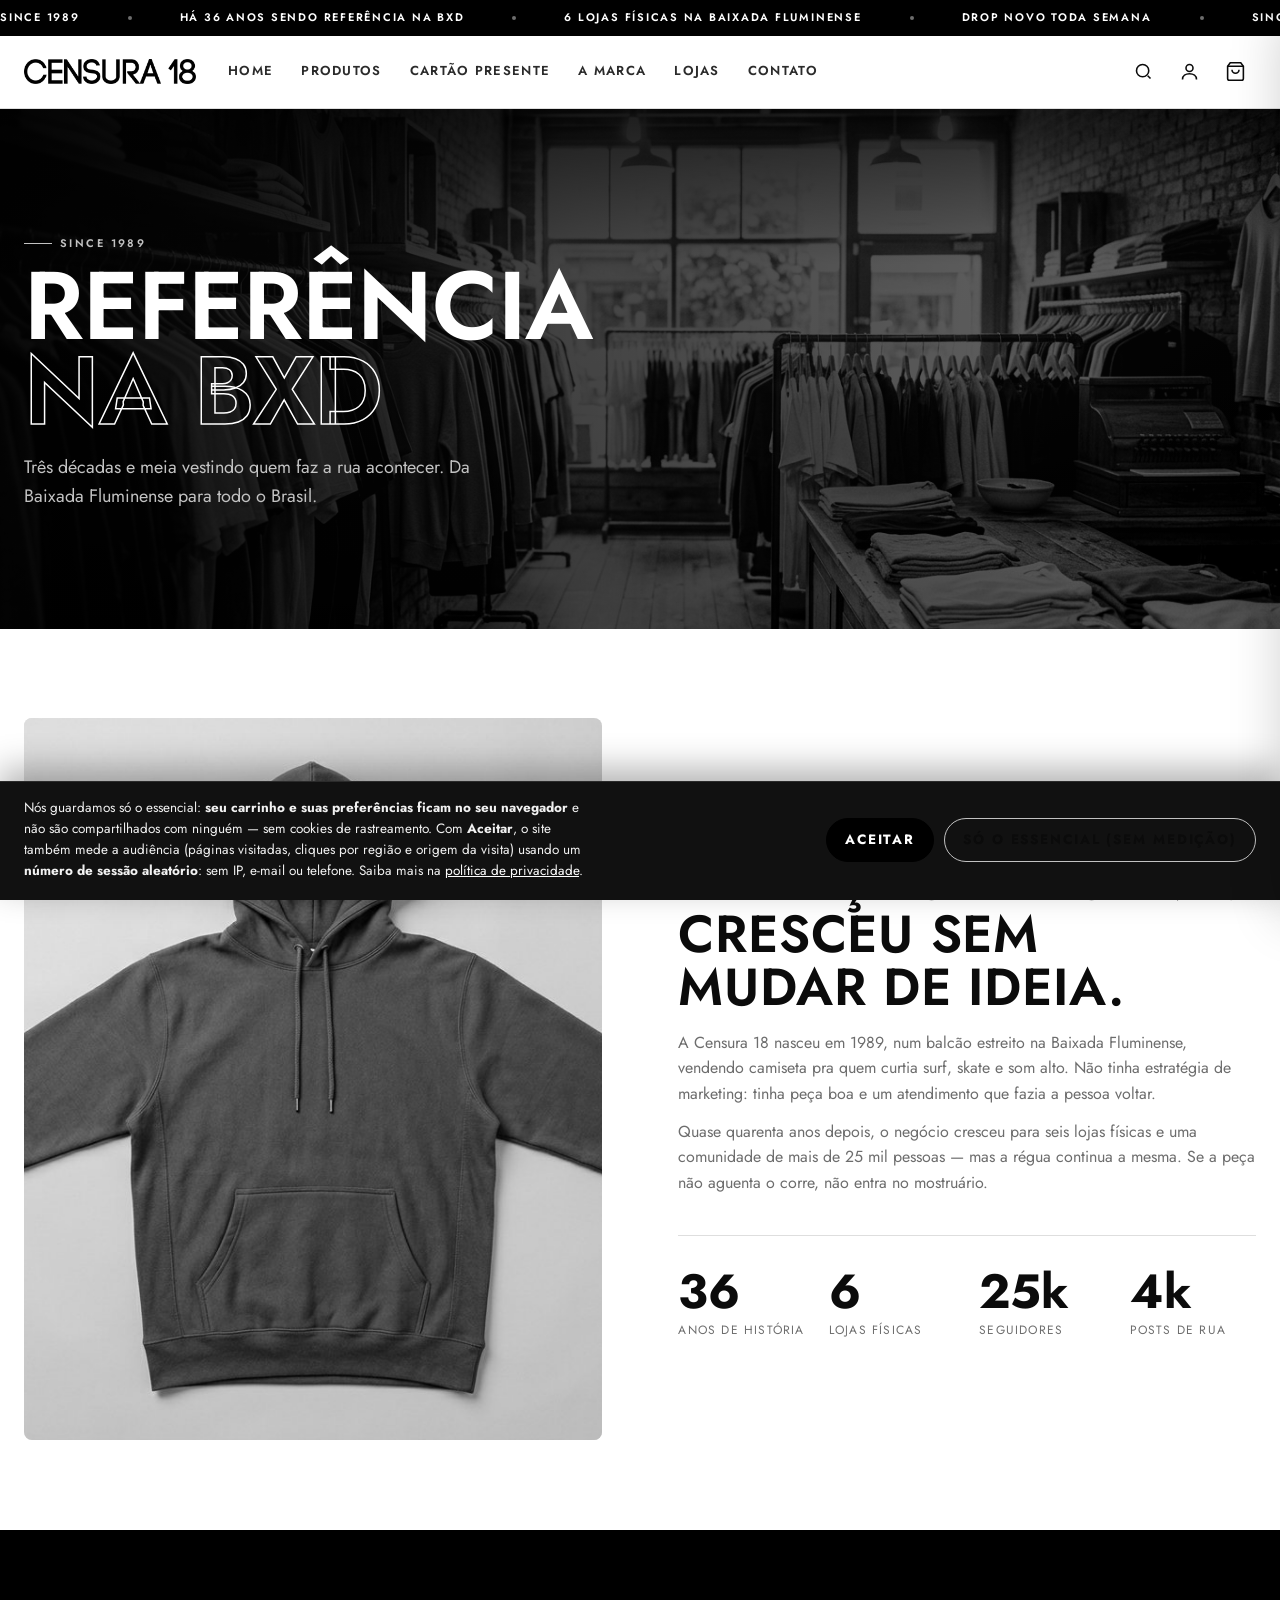
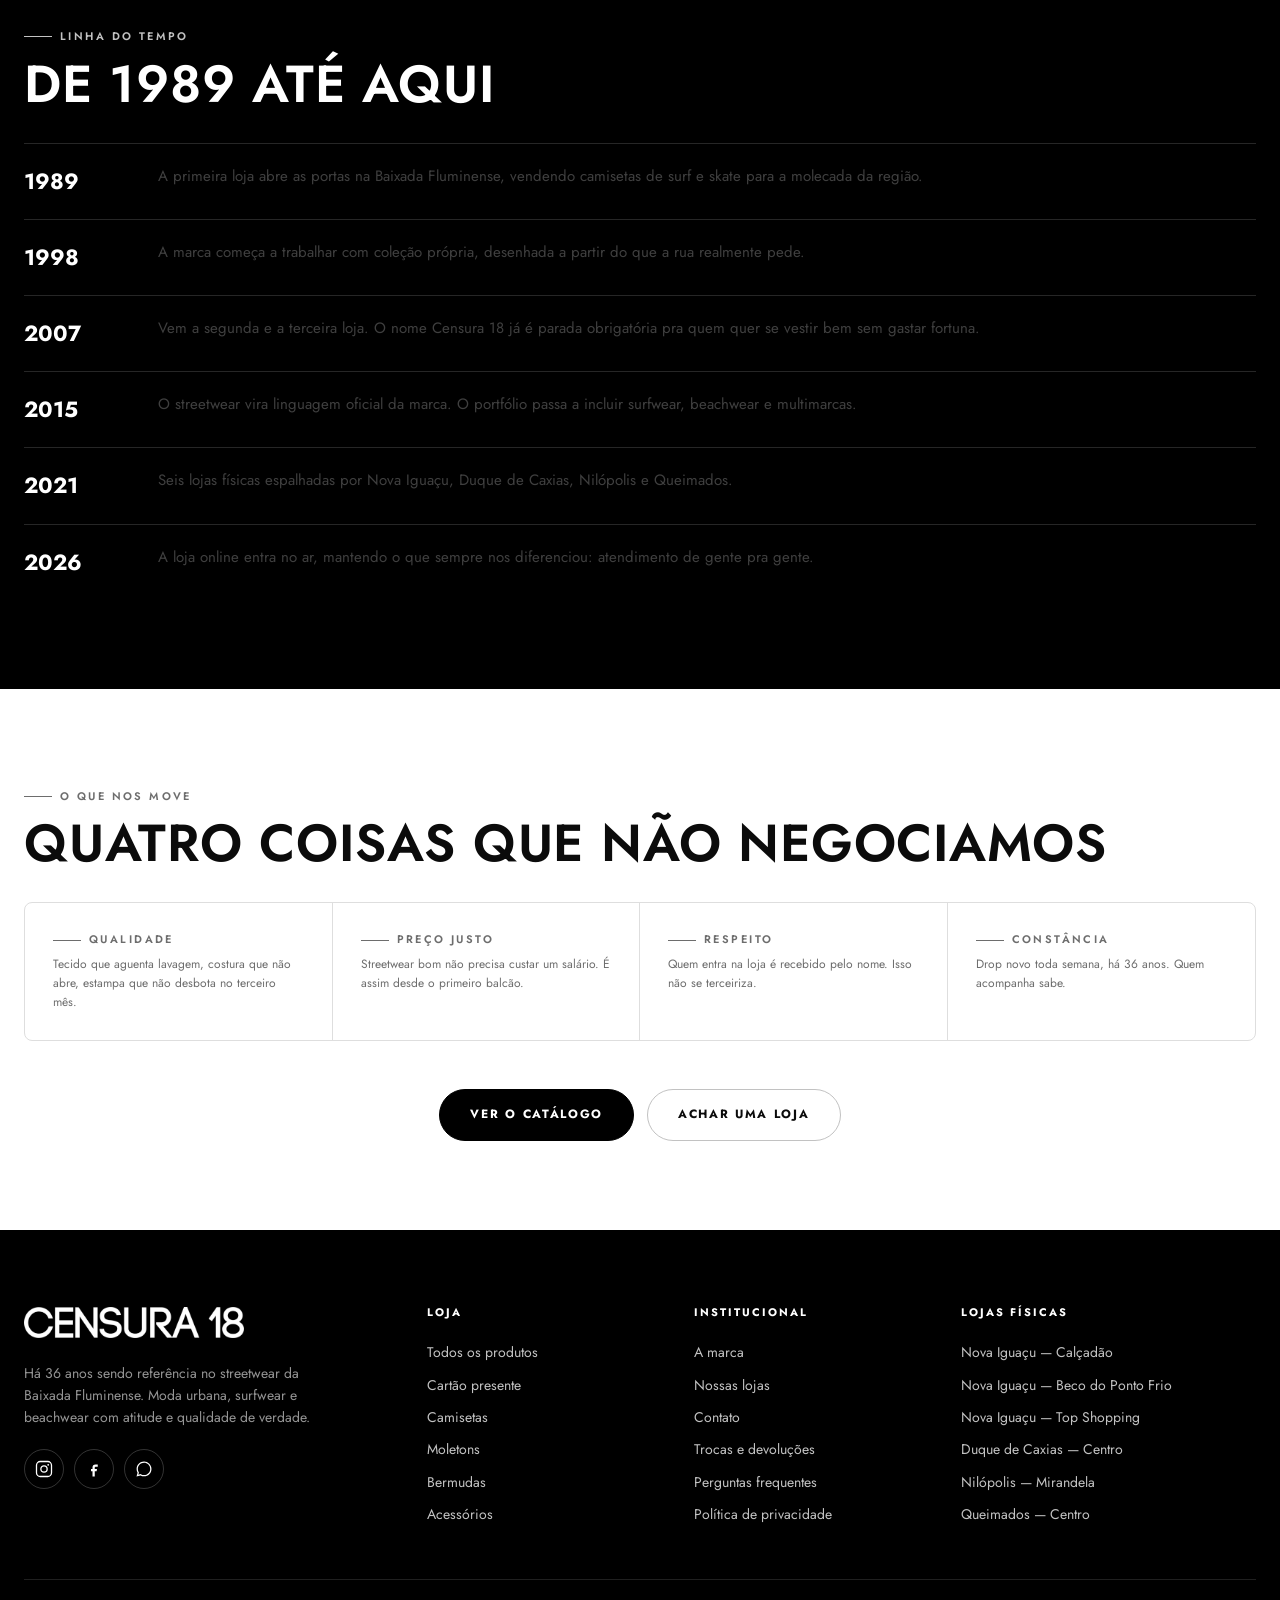
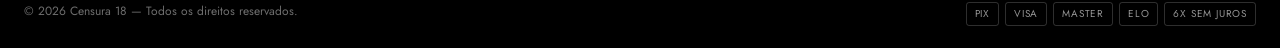
<file: sobre.html>
<!DOCTYPE html>
<html lang="pt-BR">
<head>
<meta charset="UTF-8">
<meta name="viewport" content="width=device-width, initial-scale=1">
<title>A marca — Censura 18</title>
<meta name="description" content="Desde 1989 a Censura 18 veste a Baixada Fluminense. Conheça a história da marca, os números e o que move o streetwear feito no Rio de Janeiro.">
<meta name="theme-color" content="#000000">
<link rel="preconnect" href="https://fonts.googleapis.com">
<link rel="preconnect" href="https://fonts.gstatic.com" crossorigin>
<link href="https://fonts.googleapis.com/css2?family=Jost:wght@400;500;600;700&display=swap" rel="stylesheet">
<link rel="stylesheet" href="assets/css/style.css">
<link rel="icon" type="image/png" href="assets/img/logos/logo-quadro.png">
<script src="assets/js/ssl.js"></script>
<script src="assets/js/site-config.js"></script>
</head>
<body>

<a class="skip-link" href="#main">Ir para o conteúdo</a>

<div class="announce" aria-hidden="true">
  <div class="announce__track">
    <span class="announce__item">Since 1989</span>
    <span class="announce__item">Há 36 anos sendo referência na BXD</span>
    <span class="announce__item">6 lojas físicas na Baixada Fluminense</span>
    <span class="announce__item">Drop novo toda semana</span>
    <span class="announce__item">Since 1989</span>
    <span class="announce__item">Há 36 anos sendo referência na BXD</span>
    <span class="announce__item">6 lojas físicas na Baixada Fluminense</span>
    <span class="announce__item">Drop novo toda semana</span>
  </div>
</div>

<header class="header">
  <div class="header__inner">
    <a class="brand" href="index.html" aria-label="Censura 18 — página inicial">
      <img src="assets/img/logos/logo_c18.png" alt="Censura 18" class="brand__img" onerror="this.classList.add('is-missing')">
      <span class="brand__fallback" aria-hidden="true"><span class="bf-word">CENSURA</span><span class="bf-num">18</span></span>
    </a>
    <nav class="nav" aria-label="Navegação principal">
      <a class="nav__link" href="index.html">Home</a>
      <a class="nav__link" href="produtos.html">Produtos</a>
      <a class="nav__link" href="cartao-presente.html">Cartão presente</a>
      <a class="nav__link" href="sobre.html">A marca</a>
      <a class="nav__link" href="lojas.html">Lojas</a>
      <a class="nav__link" href="contato.html">Contato</a>
    </nav>
    <div class="header__actions">
      <form class="search" id="search-form" role="search">
        <label for="search-input" class="visually-hidden">Buscar produtos</label>
        <input class="search__input" id="search-input" type="search" placeholder="Buscar…" autocomplete="off">
      </form>
      <button class="icon-btn" data-toggle-search aria-label="Buscar">
        <svg viewBox="0 0 24 24" fill="none" stroke="currentColor" stroke-width="1.8"><circle cx="11" cy="11" r="7"/><path d="m20 20-3.2-3.2"/></svg>
      </button>
      <a class="icon-btn" href="conta.html" aria-label="Minha conta">
        <svg viewBox="0 0 24 24" fill="none" stroke="currentColor" stroke-width="1.8"><circle cx="12" cy="8" r="4"/><path d="M4 21c0-4 3.6-6.5 8-6.5s8 2.5 8 6.5"/></svg>
      </a>
      <button class="icon-btn" data-open-cart aria-label="Abrir carrinho">
        <svg viewBox="0 0 24 24" fill="none" stroke="currentColor" stroke-width="1.8"><path d="M6 2 3 6v14a2 2 0 0 0 2 2h14a2 2 0 0 0 2-2V6l-3-4Z"/><path d="M3 6h18M16 10a4 4 0 0 1-8 0"/></svg>
        <span class="icon-btn__count" data-cart-count>0</span>
      </button>
      <button class="icon-btn burger" data-open-nav aria-label="Abrir menu">
        <svg viewBox="0 0 24 24" fill="none" stroke="currentColor" stroke-width="1.8"><path d="M3 6h18M3 12h18M3 18h18"/></svg>
      </button>
    </div>
  </div>
</header>

<div class="mobile-nav" id="mobile-nav" aria-hidden="true">
  <div class="mobile-nav__top">
    <a class="brand" href="index.html">
      <img src="assets/img/logos/logo_c18.png" alt="Censura 18" class="brand__img" onerror="this.classList.add('is-missing')">
      <span class="brand__fallback"><span class="bf-word">CENSURA</span><span class="bf-num">18</span></span>
    </a>
    <button class="icon-btn" data-close-nav aria-label="Fechar menu">
      <svg viewBox="0 0 24 24" fill="none" stroke="currentColor" stroke-width="1.8"><path d="M18 6 6 18M6 6l12 12"/></svg>
    </button>
  </div>
  <nav class="mobile-nav__list" aria-label="Navegação mobile">
    <a class="mobile-nav__link" href="index.html">Home</a>
    <a class="mobile-nav__link" href="produtos.html">Produtos</a>
    <a class="mobile-nav__link" href="cartao-presente.html">Cartão presente</a>
    <a class="mobile-nav__link" href="sobre.html">A marca</a>
    <a class="mobile-nav__link" href="lojas.html">Lojas</a>
    <a class="mobile-nav__link" href="contato.html">Contato</a>
        <a class="mobile-nav__link" href="conta.html">Minha conta</a>
  </nav>
  <div class="mobile-nav__footer">
    <strong style="color:#000">Central de atendimento</strong>
    <a href="https://wa.me/5521998653133" target="_blank" rel="noopener">(21) 99865-3133</a>
    <span>marketing@c18.com.br</span>
  </div>
</div>

<main id="main">

  <section class="hero" style="min-height:520px">
    <div class="hero__media"><img src="assets/img/sobre.jpg" alt="" onerror="this.style.display='none';this.parentElement.classList.add('is-missing')"></div>
    <div class="container">
      <div class="hero__inner">
        <span class="eyebrow" style="color:#c2c2c2">Since 1989</span>
        <h1 class="hero__title" style="font-size:clamp(44px,9vw,96px)">
          <span>Referência</span>
          <span class="outline">na BXD</span>
        </h1>
        <p class="hero__text">
          Três décadas e meia vestindo quem faz a rua acontecer. Da Baixada
          Fluminense para todo o Brasil.
        </p>
      </div>
    </div>
  </section>

  <section class="section">
    <div class="container">
      <div class="split">
        <div class="split__media">
          <img src="assets/img/produtos/moletom-hoodie.jpg" alt="Peças da Censura 18" loading="lazy" onerror="this.style.display='none';this.parentElement.classList.add('is-missing')">
        </div>
        <div>
          <span class="eyebrow">Nossa história</span>
          <h2 class="section__title">Começou pequeno. Cresceu sem mudar de ideia.</h2>
          <p style="color:var(--text-muted);margin-top:16px">
            A Censura 18 nasceu em 1989, num balcão estreito na Baixada
            Fluminense, vendendo camiseta pra quem curtia surf, skate e som
            alto. Não tinha estratégia de marketing: tinha peça boa e um
            atendimento que fazia a pessoa voltar.
          </p>
          <p style="color:var(--text-muted);margin-top:12px">
            Quase quarenta anos depois, o negócio cresceu para seis lojas
            físicas e uma comunidade de mais de 25 mil pessoas — mas a régua
            continua a mesma. Se a peça não aguenta o corre, não entra no
            mostruário.
          </p>

          <div class="stats">
            <div class="stat"><strong>36</strong><span>anos de história</span></div>
            <div class="stat"><strong>6</strong><span>lojas físicas</span></div>
            <div class="stat"><strong>25k</strong><span>seguidores</span></div>
            <div class="stat"><strong>4k</strong><span>posts de rua</span></div>
          </div>
        </div>
      </div>
    </div>
  </section>

  <section class="section section--dark">
    <div class="container">
      <div class="section__head">
        <div>
          <span class="eyebrow">Linha do tempo</span>
          <h2 class="section__title">De 1989 até aqui</h2>
        </div>
      </div>

      <ul class="timeline">
        <li><b>1989</b><p>A primeira loja abre as portas na Baixada Fluminense,
          vendendo camisetas de surf e skate para a molecada da região.</p></li>
        <li><b>1998</b><p>A marca começa a trabalhar com coleção própria,
          desenhada a partir do que a rua realmente pede.</p></li>
        <li><b>2007</b><p>Vem a segunda e a terceira loja. O nome Censura 18
          já é parada obrigatória pra quem quer se vestir bem sem gastar
          fortuna.</p></li>
        <li><b>2015</b><p>O streetwear vira linguagem oficial da marca. O
          portfólio passa a incluir surfwear, beachwear e multimarcas.</p></li>
        <li><b>2021</b><p>Seis lojas físicas espalhadas por Nova Iguaçu,
          Duque de Caxias, Nilópolis e Queimados.</p></li>
        <li><b>2026</b><p>A loja online entra no ar, mantendo o que sempre
          nos diferenciou: atendimento de gente pra gente.</p></li>
      </ul>
    </div>
  </section>

  <section class="section">
    <div class="container">
      <div class="section__head">
        <div>
          <span class="eyebrow">O que nos move</span>
          <h2 class="section__title">Quatro coisas que não negociamos</h2>
        </div>
      </div>

      <div class="perks__grid" style="border:1px solid var(--line);border-radius:var(--radius);overflow:hidden">
        <div class="perk" style="flex-direction:column;align-items:flex-start;gap:6px;padding:28px">
          <span class="eyebrow" style="margin:0">Qualidade</span>
          <p>Tecido que aguenta lavagem, costura que não abre, estampa que
          não desbota no terceiro mês.</p>
        </div>
        <div class="perk" style="flex-direction:column;align-items:flex-start;gap:6px;padding:28px">
          <span class="eyebrow" style="margin:0">Preço justo</span>
          <p>Streetwear bom não precisa custar um salário. É assim desde o
          primeiro balcão.</p>
        </div>
        <div class="perk" style="flex-direction:column;align-items:flex-start;gap:6px;padding:28px">
          <span class="eyebrow" style="margin:0">Respeito</span>
          <p>Quem entra na loja é recebido pelo nome. Isso não se terceiriza.</p>
        </div>
        <div class="perk" style="flex-direction:column;align-items:flex-start;gap:6px;padding:28px;border-right:0">
          <span class="eyebrow" style="margin:0">Constância</span>
          <p>Drop novo toda semana, há 36 anos. Quem acompanha sabe.</p>
        </div>
      </div>

      <div style="text-align:center;margin-top:48px">
        <a class="btn" href="produtos.html">Ver o catálogo</a>
        <a class="btn btn--ghost" href="lojas.html" style="margin-left:8px">Achar uma loja</a>
      </div>
    </div>
  </section>

</main>

<footer class="footer">
  <div class="container">
    <div class="footer__grid">
      <div class="footer__about">
        <span class="brand" style="color:#fff;--bf-fg:#000">
          <img src="assets/img/logos/logo_c18.png" alt="Censura 18" class="brand__img brand__img--footer" onerror="this.classList.add('is-missing')">
          <span class="brand__fallback"><span class="bf-word">CENSURA</span><span class="bf-num">18</span></span>
        </span>
        <p>Há 36 anos sendo referência no streetwear da Baixada Fluminense.
        Moda urbana, surfwear e beachwear com atitude e qualidade de verdade.</p>
        <div class="socials">
          <a class="social" href="https://www.instagram.com/censura18/" target="_blank" rel="noopener" aria-label="Instagram">
            <svg viewBox="0 0 24 24" fill="none" stroke="currentColor" stroke-width="1.7"><rect x="2" y="2" width="20" height="20" rx="5"/><circle cx="12" cy="12" r="4.2"/><circle cx="17.6" cy="6.4" r="1.2" fill="currentColor" stroke="none"/></svg>
          </a>
          <a class="social" href="https://www.facebook.com/censura18/" target="_blank" rel="noopener" aria-label="Facebook">
            <svg viewBox="0 0 24 24" fill="currentColor"><path d="M14 9h3V6h-3a4 4 0 0 0-4 4v2H8v3h2v7h3v-7h2.5l.5-3H13v-2a1 1 0 0 1 1-1Z"/></svg>
          </a>
          <a class="social" href="https://wa.me/5521998653133" target="_blank" rel="noopener" aria-label="WhatsApp">
            <svg viewBox="0 0 24 24" fill="currentColor"><path d="M12.04 2C6.58 2 2.13 6.45 2.13 11.91c0 1.75.46 3.45 1.32 4.95L2 22l5.3-1.39a9.9 9.9 0 0 0 4.74 1.2h.01c5.46 0 9.91-4.45 9.91-9.91 0-2.65-1.03-5.14-2.9-7.01A9.82 9.82 0 0 0 12.04 2Zm0 18.15h-.01a8.2 8.2 0 0 1-4.19-1.15l-.3-.18-3.12.82.83-3.04-.2-.31a8.16 8.16 0 0 1-1.25-4.38c0-4.54 3.7-8.23 8.24-8.23 2.2 0 4.27.86 5.83 2.41a8.18 8.18 0 0 1 2.41 5.83c0 4.54-3.7 8.23-8.24 8.23Z"/></svg>
          </a>
        </div>
      </div>
      <div>
        <h4>Loja</h4>
        <ul>
          <li><a href="produtos.html">Todos os produtos</a></li>
          <li><a href="cartao-presente.html">Cartão presente</a></li>
          <li><a href="produtos.html?cat=camisetas">Camisetas</a></li>
          <li><a href="produtos.html?cat=moletons">Moletons</a></li>
          <li><a href="produtos.html?cat=bermudas">Bermudas</a></li>
          <li><a href="produtos.html?cat=acessorios">Acessórios</a></li>
        </ul>
      </div>
      <div>
        <h4>Institucional</h4>
        <ul>
          <li><a href="sobre.html">A marca</a></li>
          <li><a href="lojas.html">Nossas lojas</a></li>
          <li><a href="contato.html">Contato</a></li>
          <li><a href="contato.html">Trocas e devoluções</a></li>
          <li><a href="contato.html">Perguntas frequentes</a></li>
          <li><a href="privacidade.html">Política de privacidade</a></li>
        </ul>
      </div>
      <div>
        <h4>Lojas físicas</h4>
        <ul>
          <li>Nova Iguaçu — Calçadão</li>
          <li>Nova Iguaçu — Beco do Ponto Frio</li>
          <li>Nova Iguaçu — Top Shopping</li>
          <li>Duque de Caxias — Centro</li>
          <li>Nilópolis — Mirandela</li>
          <li>Queimados — Centro</li>
        </ul>
      </div>
    </div>
    <div class="footer__bottom">
      <span>© <span data-year>2026</span> Censura 18 — Todos os direitos reservados.</span>
      <span class="payments">
        <span class="pay-pill">Pix</span><span class="pay-pill">Visa</span>
        <span class="pay-pill">Master</span><span class="pay-pill">Elo</span>
        <span class="pay-pill">6x sem juros</span>
      </span>
    </div>
  </div>
</footer>

<div class="overlay" id="overlay"></div>
<aside class="drawer" id="cart-drawer" aria-hidden="true" aria-label="Carrinho de compras">
  <div class="drawer__head">
    <h2>Seu carrinho</h2>
    <button class="icon-btn drawer__close" data-close-cart aria-label="Fechar carrinho">
      <svg viewBox="0 0 24 24" fill="none" stroke="currentColor" stroke-width="1.8"><path d="M18 6 6 18M6 6l12 12"/></svg>
    </button>
  </div>
  <div class="drawer__body" id="cart-body"></div>
  <div class="drawer__foot" id="cart-foot"></div>
</aside>

<a class="fab-whats" href="https://wa.me/5521998653133?text=Ol%C3%A1!%20Vim%20pelo%20site%20da%20Censura%2018%20%F0%9F%96%A4" target="_blank" rel="noopener" aria-label="Falar no WhatsApp">
  <svg viewBox="0 0 24 24" fill="currentColor"><path d="M12.04 2C6.58 2 2.13 6.45 2.13 11.91c0 1.75.46 3.45 1.32 4.95L2 22l5.3-1.39a9.9 9.9 0 0 0 4.74 1.2h.01c5.46 0 9.91-4.45 9.91-9.91 0-2.65-1.03-5.14-2.9-7.01A9.82 9.82 0 0 0 12.04 2Zm0 18.15h-.01a8.2 8.2 0 0 1-4.19-1.15l-.3-.18-3.12.82.83-3.04-.2-.31a8.16 8.16 0 0 1-1.25-4.38c0-4.54 3.7-8.23 8.24-8.23 2.2 0 4.27.86 5.83 2.41a8.18 8.18 0 0 1 2.41 5.83c0 4.54-3.7 8.23-8.24 8.23Z"/></svg>
</a>
<button class="fab-top" aria-label="Voltar ao topo">
  <svg viewBox="0 0 24 24" fill="none" stroke="currentColor" stroke-width="2"><path d="M12 19V5M5 12l7-7 7 7"/></svg>
</button>

<script src="assets/js/data.js"></script>
<script src="assets/js/checkout.js"></script>
<script src="assets/js/frete.js"></script>
<script src="assets/js/coupons.js"></script>
<script src="assets/js/gift-card.js"></script>
<script src="assets/js/app.js"></script>
<script src="assets/js/lgpd.js"></script>
<script src="assets/js/analytics.js"></script>
</body>
</html>
</file>
<file: assets/css/style.css>
/* ==========================================================================
   CENSURA 18 — Loja Online
   Paleta: preto · branco · cinza
   --------------------------------------------------------------------------
   Organização do arquivo
   1.  Tokens (variáveis)
   2.  Reset e base
   3.  Utilitários
   4.  Acessibilidade
   5.  Marca (logo + fallback)
   6.  Barra de anúncios
   7.  Cabeçalho e navegação
   8.  Menu mobile
   9.  Botões
   10. Hero
   11. Faixa de benefícios
   12. Categorias
   13. Produtos (cards, grid, filtros)
   14. Página de produto
   15. Carrinho (gaveta)
   16. Lojas físicas
   17. Sobre
   18. Newsletter
   19. Rodapé
   20. Breadcrumb / paginação / estados vazios
   21. Botão flutuante (WhatsApp + topo)
   22. Responsivo
   ========================================================================== */

/* 1. Tokens ------------------------------------------------------------- */
:root {
  /* Escala monocromática */
  --black: #000000;
  --ink: #0b0b0b;
  --gray-900: #111111;
  --gray-800: #1c1c1c;
  --gray-700: #2b2b2b;
  --gray-600: #3f3f3f;
  --gray-500: #6d6d6d;
  --gray-400: #949494;
  --gray-300: #c2c2c2;
  --gray-200: #dedeDe;
  --gray-100: #f1f1f1;
  --gray-50: #f7f7f7;
  --white: #ffffff;

  /* Identidade editável — o painel de operações (Banners & Paleta)
     substitui esses valores em tempo real via site-config.js.
     Os padrões preservam a marca: preto, branco e cinza. */
  --brand: var(--black);
  --brand-contrast: var(--white);
  --ink-inverse-bg: var(--black);
  --ink-inverse-fg: var(--white);

  /* Semânticos */
  --bg: var(--white);
  --bg-alt: var(--gray-50);
  --bg-inverse: var(--ink-inverse-bg);
  --text: var(--ink);
  --text-muted: var(--gray-500);
  --text-inverse: var(--ink-inverse-fg);
  --line: var(--gray-200);
  --line-strong: var(--gray-300);

  /* Tipografia geométrica baseada nos desenhos oficiais da marca.
     Jost preserva a construção próxima da Futura vista nos PDFs; os arquivos
     originais usam letras convertidas em curvas, não uma fonte incorporada. */
  --font-display: "Jost", Futura, "Century Gothic", Arial, sans-serif;
  --font-body: "Jost", Futura, "Century Gothic", Arial, sans-serif;

  /* Métricas */
  --maxw: 1360px;
  --gutter: 24px;
  --header-h: 72px;
  --radius-sm: 4px;
  --radius: 8px;
  --radius-lg: 16px;
  --radius-pill: 999px;

  /* Sombras */
  --shadow-sm: 0 1px 2px rgba(0, 0, 0, 0.06);
  --shadow: 0 4px 16px rgba(0, 0, 0, 0.08);
  --shadow-lg: 0 18px 48px rgba(0, 0, 0, 0.18);

  /* Movimento */
  --ease: cubic-bezier(0.16, 1, 0.3, 1);
  --dur: 0.28s;
}

/* 2. Reset e base ------------------------------------------------------- */
*,
*::before,
*::after {
  box-sizing: border-box;
}

* {
  margin: 0;
  padding: 0;
}

html {
  -webkit-text-size-adjust: 100%;
  scroll-behavior: smooth;
  scroll-padding-top: calc(var(--header-h) + 24px);
}

body {
  font-family: var(--font-body);
  font-size: 16px;
  line-height: 1.6;
  color: var(--text);
  background: var(--bg);
  -webkit-font-smoothing: antialiased;
  -moz-osx-font-smoothing: grayscale;
  overflow-x: hidden;
}

body.is-locked {
  overflow: hidden;
}

img,
picture,
svg,
video {
  max-width: 100%;
  display: block;
  height: auto;
}

button,
input,
select,
textarea {
  font: inherit;
  color: inherit;
}

button {
  background: none;
  border: 0;
  cursor: pointer;
}

a {
  color: inherit;
  text-decoration: none;
}

ul,
ol {
  list-style: none;
}

h1,
h2,
h3,
h4 {
  font-family: var(--font-display);
  font-weight: 600;
  line-height: 1.02;
  letter-spacing: 0.015em;
  text-transform: uppercase;
  text-wrap: balance;
}

:focus-visible {
  outline: 2px solid var(--brand);
  outline-offset: 3px;
  border-radius: 2px;
}

::selection {
  background: var(--brand);
  color: var(--brand-contrast);
}

/* 3. Utilitários -------------------------------------------------------- */
.container {
  width: 100%;
  max-width: var(--maxw);
  margin-inline: auto;
  padding-inline: var(--gutter);
}

.section {
  padding-block: clamp(48px, 7vw, 96px);
}

.section--tight {
  padding-block: clamp(32px, 4vw, 56px);
}

.section--dark {
  background: var(--bg-inverse);
  color: var(--text-inverse);
}

.section--gray {
  background: var(--bg-alt);
}

.section__head {
  display: flex;
  align-items: flex-end;
  justify-content: space-between;
  gap: 24px;
  margin-bottom: 32px;
  flex-wrap: wrap;
}

.section__title {
  font-size: clamp(30px, 5vw, 52px);
}

.section__sub {
  color: var(--text-muted);
  max-width: 52ch;
  margin-top: 8px;
  font-size: 15px;
}

.section--dark .section__sub {
  color: var(--gray-300);
}

.eyebrow {
  display: inline-flex;
  align-items: center;
  gap: 8px;
  font-size: 11px;
  font-weight: 600;
  letter-spacing: 0.22em;
  text-transform: uppercase;
  color: var(--gray-500);
  margin-bottom: 12px;
}

.eyebrow::before {
  content: "";
  width: 28px;
  height: 1px;
  background: currentColor;
}

.section--dark .eyebrow {
  color: var(--gray-300);
}

.link-arrow {
  display: inline-flex;
  align-items: center;
  gap: 8px;
  font-size: 13px;
  font-weight: 600;
  letter-spacing: 0.08em;
  text-transform: uppercase;
  border-bottom: 1px solid currentColor;
  padding-bottom: 2px;
  transition: gap var(--dur) var(--ease);
}

.link-arrow:hover {
  gap: 14px;
}

.text-muted {
  color: var(--text-muted);
}

.mono {
  font-variant-numeric: tabular-nums;
}

/* 4. Acessibilidade ----------------------------------------------------- */
.visually-hidden {
  position: absolute !important;
  width: 1px;
  height: 1px;
  padding: 0;
  margin: -1px;
  overflow: hidden;
  clip: rect(0 0 0 0);
  white-space: nowrap;
  border: 0;
}

.skip-link {
  position: absolute;
  top: -100px;
  left: 16px;
  z-index: 999;
  background: var(--brand);
  color: var(--brand-contrast);
  padding: 12px 20px;
  font-size: 14px;
  font-weight: 600;
  transition: top var(--dur) var(--ease);
}

.skip-link:focus {
  top: 16px;
}

/* 5. Marca (logo + fallback) -------------------------------------------- */
.brand {
  display: inline-flex;
  align-items: center;
  gap: 10px;
  flex-shrink: 0;
}

.brand__img {
  width: 172px;
  height: auto;
  max-height: 34px;
  object-fit: contain;
}

.brand__img--footer {
  width: 220px;
  max-height: 40px;
  filter: invert(1);
}

.brand__img--hero {
  width: clamp(64px, 9vw, 96px);
  max-height: none;
  filter: invert(1);
}

/* Fallback tipográfico: aparece só se a imagem não carregar */
.brand__fallback {
  /* cor do texto dentro do bloco "18" — inverta em fundos escuros */
  --bf-fg: var(--white);
  display: none;
  align-items: baseline;
  gap: 6px;
  font-size: 26px;
  font-family: var(--font-display);
  text-transform: uppercase;
  letter-spacing: 0.02em;
  line-height: 1;
  color: currentColor;
}

.brand__fallback .bf-word {
  font-size: 1em;
}

.brand__fallback .bf-num {
  position: relative;
  font-size: 1em;
  background: currentColor;
  color: var(--bf-fg);
  padding: 0 6px;
  border-radius: 3px;
}

/* tarja de "censura" cortando o número */
.brand__fallback .bf-num::after {
  content: "";
  position: absolute;
  left: -3px;
  right: -3px;
  top: 50%;
  height: 3px;
  background: var(--bf-fg);
  transform: translateY(-50%) rotate(-8deg);
}

.brand__fallback .bf-since {
  display: block;
  font-family: var(--font-body);
  font-size: 8px;
  font-weight: 600;
  letter-spacing: 0.3em;
  color: var(--gray-400);
  margin-top: 2px;
}

.brand__img.is-missing {
  display: none;
}

.brand__img.is-missing + .brand__fallback {
  display: inline-flex;
}

.brand--stacked .brand__fallback {
  flex-direction: column;
  align-items: flex-start;
}

/* Wordmark grande do hero (quando não há arquivo de logo) */
.hero__logo .brand__fallback {
  font-size: clamp(44px, 7vw, 76px);
  gap: 10px;
}

.hero__logo .brand__fallback .bf-num {
  padding: 0 0.16em;
  border-radius: 0.1em;
}

/* 6. Barra de anúncios -------------------------------------------------- */
.announce {
  background: var(--brand);
  color: var(--brand-contrast);
  font-size: 11px;
  letter-spacing: 0.16em;
  text-transform: uppercase;
  font-weight: 600;
  overflow: hidden;
  position: relative;
  z-index: 60;
}

.announce__track {
  display: flex;
  gap: 48px;
  padding: 9px 0;
  white-space: nowrap;
  width: max-content;
  animation: marquee 32s linear infinite;
}

.announce:hover .announce__track {
  animation-play-state: paused;
}

.announce__item {
  display: inline-flex;
  align-items: center;
  gap: 48px;
}

.announce__item::after {
  content: "";
  width: 4px;
  height: 4px;
  background: var(--gray-500);
  border-radius: 50%;
}

@keyframes marquee {
  from {
    transform: translateX(0);
  }
  to {
    transform: translateX(-50%);
  }
}

/* 7. Cabeçalho e navegação --------------------------------------------- */
.header {
  position: sticky;
  top: 0;
  z-index: 50;
  background: var(--white);
  border-bottom: 1px solid var(--line);
  transition: box-shadow var(--dur) var(--ease);
}

.header.is-stuck {
  box-shadow: var(--shadow-sm);
}

.header__inner {
  height: var(--header-h);
  display: flex;
  align-items: center;
  gap: 24px;
  max-width: var(--maxw);
  margin-inline: auto;
  padding-inline: var(--gutter);
}

.nav {
  display: flex;
  align-items: center;
  gap: 28px;
  margin-left: 8px;
}

.nav__link {
  position: relative;
  font-size: 13px;
  font-weight: 600;
  letter-spacing: 0.1em;
  text-transform: uppercase;
  padding: 6px 0;
  color: var(--gray-700);
  transition: color var(--dur) var(--ease);
}

.nav__link::after {
  content: "";
  position: absolute;
  left: 0;
  bottom: 0;
  width: 0;
  height: 2px;
  background: var(--brand);
  transition: width var(--dur) var(--ease);
}

.nav__link:hover {
  color: var(--brand);
}

.nav__link:hover::after,
.nav__link.is-active::after {
  width: 100%;
}

.nav__link.is-active {
  color: var(--brand);
}

.header__actions {
  display: flex;
  align-items: center;
  gap: 4px;
  margin-left: auto;
}

.icon-btn {
  position: relative;
  width: 42px;
  height: 42px;
  display: inline-grid;
  place-items: center;
  border-radius: var(--radius-pill);
  color: var(--ink);
  transition: background var(--dur) var(--ease);
}

.icon-btn:hover {
  background: var(--gray-100);
}

.icon-btn svg {
  width: 21px;
  height: 21px;
}

.icon-btn__count {
  position: absolute;
  top: 4px;
  right: 2px;
  min-width: 18px;
  height: 18px;
  padding: 0 5px;
  background: var(--brand);
  color: var(--brand-contrast);
  font-size: 10px;
  font-weight: 700;
  border-radius: var(--radius-pill);
  display: grid;
  place-items: center;
  transform: scale(0);
  transition: transform var(--dur) var(--ease);
}

.icon-btn__count.is-visible {
  transform: scale(1);
}

/* Busca */
.search {
  position: relative;
  display: flex;
  align-items: center;
}

.search__input {
  width: 0;
  opacity: 0;
  border: 0;
  border-bottom: 1px solid var(--line-strong);
  background: transparent;
  padding: 6px 0;
  font-size: 14px;
  transition: width var(--dur) var(--ease), opacity var(--dur) var(--ease);
  pointer-events: none;
}

.search.is-open .search__input {
  width: 190px;
  opacity: 1;
  pointer-events: auto;
}

.search__input:focus {
  outline: none;
  border-color: var(--brand);
}

.burger {
  display: none;
}

/* 8. Menu mobile -------------------------------------------------------- */
.mobile-nav {
  position: fixed;
  inset: 0;
  z-index: 80;
  background: var(--white);
  transform: translateX(100%);
  transition: transform 0.36s var(--ease);
  display: flex;
  flex-direction: column;
  padding: 20px var(--gutter) 40px;
  overflow-y: auto;
}

.mobile-nav.is-open {
  transform: translateX(0);
}

.mobile-nav__top {
  display: flex;
  align-items: center;
  justify-content: space-between;
  margin-bottom: 32px;
}

.mobile-nav__list {
  display: flex;
  flex-direction: column;
  border-top: 1px solid var(--line);
}

.mobile-nav__link {
  font-family: var(--font-display);
  font-size: 34px;
  text-transform: uppercase;
  padding: 16px 0;
  border-bottom: 1px solid var(--line);
}

.mobile-nav__footer {
  margin-top: auto;
  padding-top: 32px;
  display: grid;
  gap: 8px;
  color: var(--text-muted);
  font-size: 14px;
}

/* 9. Botões ------------------------------------------------------------- */
.btn {
  --btn-bg: var(--brand);
  --btn-fg: var(--brand-contrast);
  --btn-bd: var(--brand);
  display: inline-flex;
  align-items: center;
  justify-content: center;
  gap: 10px;
  padding: 15px 30px;
  background: var(--btn-bg);
  color: var(--btn-fg);
  border: 1px solid var(--btn-bd);
  border-radius: var(--radius-pill);
  font-size: 12px;
  font-weight: 700;
  letter-spacing: 0.14em;
  text-transform: uppercase;
  cursor: pointer;
  transition: transform var(--dur) var(--ease), background var(--dur) var(--ease),
    color var(--dur) var(--ease), box-shadow var(--dur) var(--ease);
  white-space: nowrap;
}

.btn:hover {
  transform: translateY(-2px);
  box-shadow: var(--shadow);
}

.btn:active {
  transform: translateY(0);
}

.btn--ghost {
  --btn-bg: transparent;
  --btn-fg: var(--ink);
  --btn-bd: var(--gray-300);
}

.btn--ghost:hover {
  --btn-bd: var(--brand);
  --btn-bg: var(--brand);
  --btn-fg: var(--brand-contrast);
}

.btn--light {
  --btn-bg: var(--white);
  --btn-fg: var(--ink);
  --btn-bd: var(--white);
}

.btn--outline-light {
  --btn-bg: transparent;
  --btn-fg: var(--white);
  --btn-bd: rgba(255, 255, 255, 0.5);
}

.btn--outline-light:hover {
  --btn-bg: var(--white);
  --btn-fg: var(--ink);
  --btn-bd: var(--white);
}

.btn--block {
  width: 100%;
}

.btn--lg {
  padding: 18px 40px;
  font-size: 13px;
}

.btn[disabled] {
  opacity: 0.4;
  pointer-events: none;
}

.btn svg {
  width: 18px;
  height: 18px;
}

/* 10. Hero -------------------------------------------------------------- */
.hero {
  position: relative;
  min-height: min(88vh, 760px);
  display: grid;
  align-items: center;
  background: var(--ink-inverse-bg);
  color: var(--ink-inverse-fg);
  overflow: hidden;
  isolation: isolate;
}

.hero__media {
  position: absolute;
  inset: 0;
  z-index: -2;
  /* fundo que aparece se a foto ainda não existir */
  background: radial-gradient(
      120% 90% at 15% 20%,
      #2b2b2b 0%,
      #111111 45%,
      #000000 100%
    );
}

.hero__media img {
  width: 100%;
  height: 100%;
  object-fit: cover;
  object-position: center 25%;
  filter: grayscale(1) contrast(1.05);
  opacity: 0.55;
}

.hero::after {
  content: "";
  position: absolute;
  inset: 0;
  z-index: -1;
  background: linear-gradient(
      90deg,
      color-mix(in srgb, var(--ink-inverse-bg) 92%, transparent) 0%,
      color-mix(in srgb, var(--ink-inverse-bg) 55%, transparent) 45%,
      color-mix(in srgb, var(--ink-inverse-bg) 25%, transparent) 100%
    ),
    linear-gradient(
      180deg,
      color-mix(in srgb, var(--ink-inverse-bg) 60%, transparent) 0%,
      transparent 30%
    );
}

.hero__inner {
  padding-block: 80px;
  max-width: 720px;
}

.hero__logo {
  margin-bottom: 28px;
}

.hero__title {
  font-size: clamp(48px, 10vw, 118px);
  line-height: 0.88;
  letter-spacing: -0.01em;
}

.hero__title span {
  display: block;
}

.hero__title .outline {
  -webkit-text-stroke: 1.5px var(--ink-inverse-fg);
  color: transparent;
}

.hero__text {
  margin-top: 20px;
  font-size: clamp(15px, 1.6vw, 18px);
  color: var(--gray-300);
  max-width: 46ch;
}

.hero__actions {
  display: flex;
  gap: 12px;
  margin-top: 36px;
  flex-wrap: wrap;
}

.hero__meta {
  display: flex;
  gap: 32px;
  margin-top: 48px;
  flex-wrap: wrap;
  padding-top: 24px;
  border-top: 1px solid rgba(255, 255, 255, 0.18);
}

.hero__meta div {
  font-size: 12px;
  letter-spacing: 0.12em;
  text-transform: uppercase;
  color: var(--gray-400);
}

.hero__meta strong {
  display: block;
  font-family: var(--font-display);
  font-size: 26px;
  letter-spacing: 0.02em;
  color: var(--white);
  margin-bottom: 2px;
}

/* 11. Faixa de benefícios ---------------------------------------------- */
.perks {
  border-block: 1px solid var(--line);
  background: var(--bg-alt);
}

.perks__grid {
  display: grid;
  grid-template-columns: repeat(4, 1fr);
}

.perk {
  display: flex;
  align-items: center;
  gap: 14px;
  padding: 22px 8px;
  border-right: 1px solid var(--line);
}

.perk:last-child {
  border-right: 0;
}

.perk svg {
  width: 24px;
  height: 24px;
  color: var(--ink);
  flex-shrink: 0;
}

.perk h4 {
  font-family: var(--font-body);
  font-size: 12px;
  font-weight: 700;
  letter-spacing: 0.1em;
  text-transform: uppercase;
}

.perk p {
  font-size: 12px;
  color: var(--text-muted);
}

/* 12. Categorias ------------------------------------------------------- */
.cats {
  display: grid;
  grid-template-columns: repeat(4, 1fr);
  gap: 16px;
}

.cat {
  position: relative;
  display: block;
  aspect-ratio: 3 / 4;
  overflow: hidden;
  background: var(--gray-900);
  border-radius: var(--radius);
  isolation: isolate;
}

.cat img {
  width: 100%;
  height: 100%;
  object-fit: cover;
  filter: grayscale(1);
  transition: transform 0.6s var(--ease), filter 0.6s var(--ease);
}

.cat::after {
  content: "";
  position: absolute;
  inset: 0;
  background: linear-gradient(
    180deg,
    rgba(0, 0, 0, 0) 40%,
    rgba(0, 0, 0, 0.78) 100%
  );
  z-index: 1;
}

.cat:hover img {
  transform: scale(1.06);
  filter: grayscale(0.15);
}

.cat__label {
  position: absolute;
  z-index: 2;
  left: 20px;
  right: 20px;
  bottom: 20px;
  color: var(--white);
}

.cat__label h3 {
  font-size: 26px;
}

.cat__label span {
  font-size: 11px;
  letter-spacing: 0.14em;
  text-transform: uppercase;
  color: var(--gray-300);
}

/* 12.1 Banner de categoria (opcional) ----------------------------------
   Criado no painel (admin/ → Banners & Paleta, posição "categoria").
   O contêiner nasce com hidden em produtos.html e produto.html: sem
   banner ativo para a categoria, nada aparece e o layout não muda.     */
.cat-banner {
  position: relative;
  display: grid;
  grid-template-columns: minmax(0, 1fr);
  align-items: stretch;
  gap: 0;
  margin: 8px 0 26px;
  min-height: 190px;
  overflow: hidden;
  border-radius: var(--radius);
  background: var(--ink-inverse-bg);
  color: var(--ink-inverse-fg);
  isolation: isolate;
}

.cat-banner__media {
  position: absolute;
  inset: 0;
  z-index: -1;
  width: 100%;
  height: 100%;
  object-fit: cover;
  filter: grayscale(1);
}

.cat-banner::after {
  content: "";
  position: absolute;
  inset: 0;
  z-index: -1;
  background: linear-gradient(
    100deg,
    rgba(0, 0, 0, 0.86) 0%,
    rgba(0, 0, 0, 0.62) 46%,
    rgba(0, 0, 0, 0.18) 100%
  );
}

.cat-banner.is-missing {
  background: var(--gray-900);
}

.cat-banner__content {
  display: grid;
  align-content: center;
  gap: 10px;
  padding: clamp(22px, 4vw, 40px);
  max-width: 720px;
}

.cat-banner .eyebrow {
  color: var(--gray-300);
}

.cat-banner__title {
  font-size: clamp(26px, 4vw, 40px);
  line-height: 1.02;
  letter-spacing: -0.02em;
  text-transform: uppercase;
}

.cat-banner__text {
  color: var(--gray-300);
  font-size: 14px;
  line-height: 1.6;
  max-width: 58ch;
}

.cat-banner__actions {
  display: flex;
  flex-wrap: wrap;
  gap: 10px;
  margin-top: 6px;
}

.cat-banner__actions .btn {
  --btn-bg: var(--white);
  --btn-fg: var(--black);
  --btn-bd: var(--white);
}

.cat-banner__actions .btn--ghost {
  --btn-bg: transparent;
  --btn-fg: var(--white);
  --btn-bd: rgba(255, 255, 255, 0.55);
}

.cat-banner__actions .btn--ghost:hover {
  --btn-bg: var(--white);
  --btn-fg: var(--black);
  --btn-bd: var(--white);
}

/* 13. Produtos --------------------------------------------------------- */
.filters {
  display: flex;
  align-items: center;
  gap: 10px;
  flex-wrap: wrap;
  padding-bottom: 20px;
  margin-bottom: 28px;
  border-bottom: 1px solid var(--line);
}

.chip {
  padding: 9px 18px;
  border: 1px solid var(--line-strong);
  border-radius: var(--radius-pill);
  font-size: 12px;
  font-weight: 600;
  letter-spacing: 0.06em;
  text-transform: uppercase;
  color: var(--gray-600);
  transition: all var(--dur) var(--ease);
}

.chip:hover {
  border-color: var(--brand);
  color: var(--brand);
}

.chip.is-active {
  background: var(--brand);
  border-color: var(--brand);
  color: var(--brand-contrast);
}

.filters__right {
  margin-left: auto;
  display: flex;
  align-items: center;
  gap: 12px;
}

.select {
  appearance: none;
  border: 1px solid var(--line-strong);
  border-radius: var(--radius-pill);
  padding: 9px 34px 9px 16px;
  font-size: 12px;
  font-weight: 600;
  text-transform: uppercase;
  letter-spacing: 0.06em;
  background-image: url("data:image/svg+xml,%3Csvg xmlns='http://www.w3.org/2000/svg' width='12' height='8' viewBox='0 0 12 8'%3E%3Cpath fill='%23000' d='M1 1l5 5 5-5'/%3E%3C/svg%3E");
  background-repeat: no-repeat;
  background-position: right 14px center;
  cursor: pointer;
}

.products {
  display: grid;
  grid-template-columns: repeat(4, 1fr);
  gap: 28px 20px;
}

.results-info {
  font-size: 13px;
  color: var(--text-muted);
  margin-bottom: 20px;
}

.card {
  position: relative;
  display: flex;
  flex-direction: column;
  group: product;
}

.card__media {
  position: relative;
  aspect-ratio: 4 / 5;
  overflow: hidden;
  background: var(--gray-100);
  border-radius: var(--radius);
}

.card__img {
  width: 100%;
  height: 100%;
  object-fit: cover;
  filter: grayscale(0.15);
  transition: transform 0.55s var(--ease), filter 0.55s var(--ease);
}

.card:hover .card__img {
  transform: scale(1.05);
  filter: grayscale(0);
}

.card__img--alt {
  position: absolute;
  inset: 0;
  opacity: 0;
  transition: transform 0.55s var(--ease), filter 0.55s var(--ease),
    opacity 0.4s var(--ease);
}

.card:hover .card__img--alt {
  opacity: 1;
}

.card__badges {
  position: absolute;
  top: 12px;
  left: 12px;
  display: flex;
  flex-direction: column;
  gap: 6px;
  align-items: flex-start;
  z-index: 2;
}

.badge {
  background: var(--brand);
  color: var(--brand-contrast);
  font-size: 10px;
  font-weight: 700;
  letter-spacing: 0.12em;
  text-transform: uppercase;
  padding: 5px 10px;
  border-radius: var(--radius-sm);
}

.badge--light {
  background: var(--white);
  color: var(--ink);
  border: 1px solid var(--brand);
}

.badge--sale {
  background: var(--white);
  color: var(--ink);
}

.card__quick {
  position: absolute;
  left: 12px;
  right: 12px;
  bottom: 12px;
  z-index: 2;
  transform: translateY(calc(100% + 12px));
  opacity: 0;
  transition: transform 0.36s var(--ease), opacity 0.36s var(--ease);
}

.card:hover .card__quick,
.card:focus-within .card__quick {
  transform: translateY(0);
  opacity: 1;
}

.card__body {
  padding-top: 14px;
  display: flex;
  flex-direction: column;
  gap: 4px;
  flex: 1;
}

.card__cat {
  font-size: 10px;
  font-weight: 600;
  letter-spacing: 0.16em;
  text-transform: uppercase;
  color: var(--gray-400);
}

.card__name {
  font-family: var(--font-body);
  font-size: 14px;
  font-weight: 600;
  color: var(--ink);
  text-transform: none;
  letter-spacing: 0;
  line-height: 1.35;
}

.card__name:hover {
  text-decoration: underline;
  text-underline-offset: 3px;
}

.card__price {
  margin-top: 6px;
  display: flex;
  align-items: baseline;
  gap: 8px;
  flex-wrap: wrap;
}

.card__price .now {
  font-size: 16px;
  font-weight: 700;
}

.card__price .was {
  font-size: 13px;
  color: var(--gray-400);
  text-decoration: line-through;
}

.card__price .off {
  font-size: 11px;
  font-weight: 700;
  color: var(--brand-contrast);
  background: var(--brand);
  padding: 2px 6px;
  border-radius: 3px;
}

.card__swatches {
  display: flex;
  gap: 6px;
  margin-top: 10px;
}

.swatch {
  width: 14px;
  height: 14px;
  border-radius: 50%;
  border: 1px solid var(--line-strong);
  box-shadow: inset 0 0 0 1px var(--white);
}

/* 14. Página de produto ------------------------------------------------- */
.pdp {
  display: grid;
  grid-template-columns: 1.15fr 1fr;
  gap: clamp(32px, 5vw, 72px);
  align-items: start;
}

.gallery {
  display: grid;
  gap: 12px;
}

.gallery__main {
  position: relative;
  aspect-ratio: 4 / 5;
  overflow: hidden;
  border-radius: var(--radius);
  background: var(--gray-100);
}

.gallery__main img {
  width: 100%;
  height: 100%;
  object-fit: cover;
  filter: grayscale(0.1);
}

.gallery__thumbs {
  display: grid;
  grid-template-columns: repeat(4, 1fr);
  gap: 12px;
}

.thumb {
  aspect-ratio: 1;
  overflow: hidden;
  border-radius: var(--radius-sm);
  border: 1px solid var(--line);
  background: var(--gray-100);
  transition: border-color var(--dur) var(--ease);
}

.thumb img {
  width: 100%;
  height: 100%;
  object-fit: cover;
}

.thumb.is-active,
.thumb:hover {
  border-color: var(--brand);
}

.pdp__info {
  position: sticky;
  top: calc(var(--header-h) + 24px);
}

.pdp__title {
  font-size: clamp(30px, 3.6vw, 46px);
  margin-block: 10px 12px;
}

.pdp__price {
  display: flex;
  align-items: baseline;
  gap: 12px;
  flex-wrap: wrap;
  padding-bottom: 20px;
  border-bottom: 1px solid var(--line);
}

.pdp__price .now {
  font-family: var(--font-display);
  font-size: 34px;
}

.pdp__price .was {
  color: var(--gray-400);
  text-decoration: line-through;
}

.pdp__price .pix {
  font-size: 12px;
  color: var(--gray-500);
}

.pdp__desc {
  margin-block: 20px;
  color: var(--gray-600);
  font-size: 15px;
}

.opt {
  margin-bottom: 22px;
}

.opt__head {
  display: flex;
  align-items: center;
  justify-content: space-between;
  margin-bottom: 10px;
  font-size: 11px;
  font-weight: 700;
  letter-spacing: 0.14em;
  text-transform: uppercase;
}

.opt__head .val {
  color: var(--gray-500);
  font-weight: 600;
  letter-spacing: 0.06em;
}

.opt__row {
  display: flex;
  gap: 8px;
  flex-wrap: wrap;
}

.size-btn {
  min-width: 52px;
  height: 46px;
  padding-inline: 12px;
  border: 1px solid var(--line-strong);
  border-radius: var(--radius-sm);
  font-size: 13px;
  font-weight: 600;
  transition: all var(--dur) var(--ease);
  position: relative;
}

.size-btn:hover:not([disabled]) {
  border-color: var(--brand);
}

.size-btn.is-active {
  background: var(--brand);
  border-color: var(--brand);
  color: var(--brand-contrast);
}

.size-btn[disabled] {
  color: var(--gray-300);
  border-style: dashed;
  cursor: not-allowed;
  text-decoration: line-through;
}

.color-btn {
  width: 38px;
  height: 38px;
  border-radius: 50%;
  border: 1px solid var(--line-strong);
  box-shadow: inset 0 0 0 2px var(--white);
  transition: transform var(--dur) var(--ease), box-shadow var(--dur) var(--ease);
}

.color-btn.is-active {
  transform: scale(1.08);
  box-shadow: inset 0 0 0 2px var(--white), 0 0 0 1.5px var(--brand);
}

.qty {
  display: inline-flex;
  align-items: center;
  border: 1px solid var(--line-strong);
  border-radius: var(--radius-pill);
  overflow: hidden;
}

.qty button {
  width: 44px;
  height: 48px;
  display: grid;
  place-items: center;
  font-size: 18px;
  transition: background var(--dur) var(--ease);
}

.qty button:hover {
  background: var(--gray-100);
}

.qty span {
  min-width: 34px;
  text-align: center;
  font-weight: 600;
}

.pdp__cta {
  display: flex;
  gap: 10px;
  margin-bottom: 14px;
}

.pdp__cta .btn {
  flex: 1;
}

.pdp__extra {
  border-top: 1px solid var(--line);
  margin-top: 26px;
}

.acc {
  border-bottom: 1px solid var(--line);
}

.acc__btn {
  width: 100%;
  display: flex;
  align-items: center;
  justify-content: space-between;
  gap: 16px;
  padding: 16px 0;
  font-size: 12px;
  font-weight: 700;
  letter-spacing: 0.1em;
  text-transform: uppercase;
  text-align: left;
}

.acc__btn svg {
  width: 16px;
  height: 16px;
  transition: transform var(--dur) var(--ease);
  flex-shrink: 0;
}

.acc.is-open .acc__btn svg {
  transform: rotate(45deg);
}

.acc__panel {
  display: grid;
  grid-template-rows: 0fr;
  transition: grid-template-rows var(--dur) var(--ease);
}

.acc.is-open .acc__panel {
  grid-template-rows: 1fr;
}

.acc__panel > div {
  overflow: hidden;
}

.acc__panel p,
.acc__panel ul {
  padding-bottom: 16px;
  font-size: 14px;
  color: var(--gray-600);
}

.acc__panel li {
  padding: 3px 0;
}

/* 15. Carrinho (gaveta) ------------------------------------------------- */
.overlay {
  position: fixed;
  inset: 0;
  background: rgba(0, 0, 0, 0.55);
  backdrop-filter: blur(2px);
  opacity: 0;
  visibility: hidden;
  transition: opacity var(--dur) var(--ease), visibility var(--dur) var(--ease);
  z-index: 90;
}

.overlay.is-open {
  opacity: 1;
  visibility: visible;
}

.drawer {
  position: fixed;
  top: 0;
  right: 0;
  bottom: 0;
  width: min(430px, 100vw);
  background: var(--white);
  z-index: 100;
  display: flex;
  flex-direction: column;
  transform: translateX(100%);
  transition: transform 0.4s var(--ease);
  box-shadow: var(--shadow-lg);
}

.drawer.is-open {
  transform: translateX(0);
}

.drawer__head {
  display: flex;
  align-items: center;
  justify-content: space-between;
  padding: 20px 22px;
  border-bottom: 1px solid var(--line);
}

.drawer__head h2 {
  font-size: 20px;
}

.drawer__body {
  flex: 1;
  overflow-y: auto;
  padding: 18px 22px;
}

.drawer__empty {
  text-align: center;
  padding: 56px 10px;
  color: var(--text-muted);
}

.drawer__empty svg {
  width: 46px;
  height: 46px;
  margin: 0 auto 16px;
  color: var(--gray-300);
}

.cart-item {
  display: grid;
  grid-template-columns: 84px 1fr;
  gap: 14px;
  padding-block: 16px;
  border-bottom: 1px solid var(--line);
}

.cart-item__media {
  aspect-ratio: 4 / 5;
  overflow: hidden;
  border-radius: var(--radius-sm);
  background: var(--gray-100);
}

.cart-item__media img {
  width: 100%;
  height: 100%;
  object-fit: cover;
}

.cart-item__name {
  font-size: 14px;
  font-weight: 600;
  line-height: 1.35;
}

.cart-item__meta {
  font-size: 12px;
  color: var(--text-muted);
  margin-top: 3px;
}

.cart-item__row {
  display: flex;
  align-items: center;
  justify-content: space-between;
  margin-top: 10px;
}

.cart-item__qty {
  display: inline-flex;
  align-items: center;
  border: 1px solid var(--line-strong);
  border-radius: var(--radius-pill);
}

.cart-item__qty button {
  width: 30px;
  height: 30px;
  display: grid;
  place-items: center;
  font-size: 15px;
  line-height: 1;
}

.cart-item__qty button:hover {
  background: var(--gray-100);
  border-radius: var(--radius-pill);
}

.cart-item__qty span {
  min-width: 26px;
  text-align: center;
  font-size: 13px;
  font-weight: 600;
}

.cart-item__price {
  font-size: 14px;
  font-weight: 700;
}

.cart-item__remove {
  font-size: 11px;
  color: var(--gray-400);
  text-decoration: underline;
  text-underline-offset: 2px;
  margin-top: 8px;
}

.cart-item__remove:hover {
  color: var(--ink);
}

.drawer__foot {
  max-height: min(64vh, 660px);
  overflow-y: auto;
  border-top: 1px solid var(--line);
  padding: 20px 22px;
  background: var(--bg-alt);
}

.drawer__line {
  display: flex;
  justify-content: space-between;
  font-size: 14px;
  margin-bottom: 8px;
  color: var(--gray-600);
}

.drawer__total {
  display: flex;
  justify-content: space-between;
  align-items: baseline;
  font-family: var(--font-display);
  font-size: 24px;
  text-transform: uppercase;
  margin-block: 12px 6px;
}

.drawer__note {
  font-size: 12px;
  color: var(--text-muted);
  margin-bottom: 14px;
}

.checkout-fields {
  display: grid;
  gap: 12px;
  padding: 14px 0;
  margin-bottom: 14px;
  border-block: 1px solid var(--line);
}

.checkout-field {
  display: grid;
  gap: 6px;
}

.checkout-field > span,
.checkout-field > label {
  font-size: 11px;
  font-weight: 700;
  letter-spacing: 0.1em;
  text-transform: uppercase;
}

.checkout-field small {
  color: var(--gray-400);
  font-size: 9px;
  font-weight: 500;
  letter-spacing: 0.05em;
}

.checkout-field input {
  width: 100%;
  min-width: 0;
  height: 42px;
  padding: 0 12px;
  border: 1px solid var(--line-strong);
  border-radius: var(--radius-sm);
  outline: none;
  background: var(--white);
  font-size: 13px;
  text-transform: uppercase;
  transition: border-color var(--dur) var(--ease), box-shadow var(--dur) var(--ease);
}

.checkout-field input:focus {
  border-color: var(--brand);
  box-shadow: 0 0 0 3px rgba(0, 0, 0, 0.07);
}

.coupon-control {
  display: grid;
  grid-template-columns: minmax(0, 1fr) auto;
}

.coupon-control input {
  border-radius: var(--radius-sm) 0 0 var(--radius-sm);
}

.coupon-control button {
  padding: 0 13px;
  border: 1px solid var(--brand);
  border-radius: 0 var(--radius-sm) var(--radius-sm) 0;
  background: var(--brand);
  color: var(--brand-contrast);
  font-size: 10px;
  font-weight: 700;
  letter-spacing: 0.08em;
  text-transform: uppercase;
}

.checkout-help,
.coupon-feedback {
  color: var(--text-muted);
  font-size: 10px;
  line-height: 1.4;
}

.coupon-feedback {
  color: #24613f;
}

.coupon-feedback button {
  margin-left: 6px;
  color: var(--gray-500);
  font-size: 10px;
  text-decoration: underline;
  text-underline-offset: 2px;
}

/* ------------------------------------------------------------ frete */
.frete-options {
  display: grid;
  gap: 8px;
  margin-top: 10px;
}

.frete-option {
  display: grid;
  grid-template-columns: auto minmax(0, 1fr) auto;
  align-items: center;
  gap: 10px;
  padding: 10px 12px;
  border: 1px solid var(--line-strong);
  border-radius: var(--radius-sm);
  background: var(--white);
  cursor: pointer;
  transition: border-color var(--dur) var(--ease), box-shadow var(--dur) var(--ease);
}

.frete-option:hover {
  border-color: var(--ink);
}

.frete-option.is-selected {
  border-color: var(--brand);
  box-shadow: 0 0 0 2px rgba(0, 0, 0, 0.08);
}

.frete-option input[type="radio"] {
  accent-color: var(--brand);
  width: 15px;
  height: 15px;
}

.frete-option__label {
  display: grid;
  gap: 2px;
  min-width: 0;
}

.frete-option__label strong {
  font-size: 12.5px;
  line-height: 1.25;
}

.frete-option__label small {
  color: var(--text-muted);
  font-size: 10px;
  line-height: 1.3;
}

.frete-option__preco {
  font-family: var(--font-display);
  font-size: 14px;
  white-space: nowrap;
}

.frete-option__preco.is-gratis {
  color: #24613f;
}

/* Resumo na página de produto (sem seleção, só consulta) */
.frete-options--resumo .frete-option--resumo {
  grid-template-columns: minmax(0, 1fr) auto;
  cursor: default;
}

.frete-pdp {
  margin-top: 14px;
  padding-top: 14px;
  border-top: 1px dashed var(--line-strong);
  display: grid;
  gap: 8px;
}

.frete-pdp > label {
  font-size: 11px;
  font-weight: 700;
  letter-spacing: 0.1em;
  text-transform: uppercase;
}

.frete-pdp__result:empty {
  display: none;
}

.frete-pdp .checkout-help {
  margin-top: 2px;
}

/* ------------------------------------------------- conta do cliente */
.conta-demo-note {
  margin: 0 0 18px;
  padding: 12px 16px;
  border: 1px dashed var(--line-strong);
  border-radius: var(--radius-sm);
  background: var(--bg-alt);
  font-size: 13px;
  color: var(--gray-600);
}

.conta-grid {
  display: grid;
  grid-template-columns: repeat(2, minmax(0, 1fr));
  gap: 20px;
}

.conta-grid--uma {
  grid-template-columns: minmax(0, 720px);
}

.conta-card {
  border: 1px solid var(--line);
  border-radius: var(--radius);
  background: var(--white);
  padding: 26px 24px;
}

.conta-card h2 {
  font-size: 24px;
  margin-bottom: 6px;
}

.conta-card__sub {
  color: var(--text-muted);
  font-size: 13px;
  margin-bottom: 18px;
}

.conta-card__top {
  display: flex;
  justify-content: space-between;
  align-items: flex-start;
  gap: 12px;
}

.conta-card__top .conta-card__sub {
  margin-bottom: 0;
}

.conta-endereco {
  border-block: 1px dashed var(--line-strong);
  padding: 12px 0;
  margin: 4px 0 14px;
}

.conta-endereco summary {
  font-size: 12px;
  font-weight: 700;
  letter-spacing: 0.08em;
  text-transform: uppercase;
  cursor: pointer;
}

.conta-endereco[open] summary {
  margin-bottom: 12px;
}

.conta-endereco .field {
  margin-top: 10px;
}

.conta-consent {
  display: flex;
  gap: 10px;
  align-items: flex-start;
  font-size: 12px;
  line-height: 1.45;
  color: var(--gray-600);
  margin-bottom: 14px;
}

.conta-consent input {
  margin-top: 2px;
  accent-color: var(--brand);
  width: 15px;
  height: 15px;
  flex: none;
}

.conta-consent a {
  color: var(--text);
  text-underline-offset: 2px;
}

.conta-feedback {
  font-size: 12.5px;
  line-height: 1.4;
  margin-bottom: 12px;
  color: #24613f;
}

.conta-feedback.is-erro {
  color: #8c2f2f;
}

.conta-benefits {
  margin-top: 22px;
  padding-top: 16px;
  border-top: 1px solid var(--line);
}

.conta-benefits h3 {
  font-size: 13px;
  letter-spacing: 0.08em;
  text-transform: uppercase;
  margin-bottom: 8px;
}

.conta-benefits ul {
  list-style: none;
  display: grid;
  gap: 6px;
  font-size: 13px;
  color: var(--gray-600);
}

.conta-benefits li::before {
  content: "→ ";
}

.conta-actions {
  display: flex;
  gap: 10px;
  flex-wrap: wrap;
  align-items: center;
}

.conta-help {
  margin-top: 12px;
  font-size: 11px;
  color: var(--text-muted);
  line-height: 1.5;
}

.btn.is-busy {
  opacity: 0.6;
  pointer-events: none;
}

/* -------------------------------------------------- checkout online */
.checkout-grid {
  display: grid;
  grid-template-columns: minmax(0, 1.2fr) minmax(0, 1fr);
  gap: 20px;
  align-items: start;
}

.checkout-itens {
  display: grid;
  gap: 10px;
  padding: 14px 0;
  border-bottom: 1px solid var(--line);
}

.checkout-item {
  display: flex;
  justify-content: space-between;
  gap: 12px;
  font-size: 13.5px;
  line-height: 1.4;
}

.checkout-item small {
  display: block;
  color: var(--text-muted);
  font-size: 11px;
}

.checkout-totais {
  display: grid;
  gap: 8px;
  padding-top: 14px;
  font-size: 14px;
}

.checkout-totais > div {
  display: flex;
  justify-content: space-between;
  gap: 10px;
  color: var(--gray-600);
}

.checkout-totais__linha {
  font-family: var(--font-display);
  font-size: 20px;
  text-transform: uppercase;
  color: var(--text) !important;
  margin-top: 2px;
}

.pay-options {
  display: grid;
  gap: 10px;
  margin-top: 4px;
}

.pay-option {
  display: grid;
  grid-template-columns: auto minmax(0, 1fr);
  gap: 10px;
  align-items: start;
  padding: 12px 14px;
  border: 1px solid var(--line-strong);
  border-radius: var(--radius-sm);
  background: var(--white);
  cursor: pointer;
  transition: border-color var(--dur) var(--ease);
}

.pay-option:hover,
.pay-option:has(input:checked) {
  border-color: var(--brand);
}

.pay-option input {
  margin-top: 3px;
  accent-color: var(--brand);
}

.pay-option__label {
  display: grid;
  gap: 3px;
}

.pay-option__label strong {
  font-size: 14px;
}

.pay-option__label small {
  color: var(--text-muted);
  font-size: 11px;
  line-height: 1.45;
}

.checkout-dados {
  display: grid;
  gap: 8px;
  padding: 12px 14px;
  border: 1px dashed var(--line-strong);
  border-radius: var(--radius-sm);
  background: var(--bg-alt);
  font-size: 13px;
}

.pix-titulo {
  font-size: 15px;
  margin: 18px 0 8px;
}

.pix-passos {
  margin: 0 0 14px;
  padding-left: 18px;
  display: grid;
  gap: 6px;
  font-size: 13px;
  color: var(--gray-600);
  line-height: 1.5;
}

.meus-pedidos {
  display: grid;
  gap: 10px;
}

.meu-pedido {
  display: flex;
  justify-content: space-between;
  gap: 12px;
  padding: 12px 14px;
  border: 1px solid var(--line);
  border-radius: var(--radius-sm);
  font-size: 13px;
}

.meu-pedido strong {
  display: block;
  font-size: 13.5px;
}

.meu-pedido small {
  color: var(--text-muted);
  font-size: 11px;
  line-height: 1.4;
}

.meu-pedido__status {
  text-align: right;
  white-space: nowrap;
}

.meu-pedido__status b {
  display: block;
  font-family: var(--font-display);
}

.pix-label {
  display: block;
  font-size: 11px;
  font-weight: 700;
  letter-spacing: 0.1em;
  text-transform: uppercase;
  margin-bottom: 6px;
}

@media (max-width: 920px) {
  .checkout-grid {
    grid-template-columns: 1fr;
  }
}

.header .icon-btn.is-current {
  color: var(--text);
}

@media (max-width: 860px) {
  .conta-grid {
    grid-template-columns: 1fr;
  }
}

.drawer__store {
  margin-bottom: 14px;
}

.drawer__store label {
  display: block;
  font-size: 11px;
  font-weight: 700;
  letter-spacing: 0.12em;
  text-transform: uppercase;
  margin-bottom: 6px;
}

.drawer__store select {
  width: 100%;
  appearance: none;
  border: 1px solid var(--line-strong);
  background: var(--white);
  border-radius: var(--radius-sm);
  padding: 11px 34px 11px 14px;
  font-size: 14px;
  background-image: url("data:image/svg+xml,%3Csvg xmlns='http://www.w3.org/2000/svg' width='12' height='8' viewBox='0 0 12 8'%3E%3Cpath fill='%23000' d='M1 1l5 5 5-5'/%3E%3C/svg%3E");
  background-repeat: no-repeat;
  background-position: right 12px center;
  cursor: pointer;
}

/* 16. Lojas físicas ----------------------------------------------------- */
.stores {
  display: grid;
  grid-template-columns: repeat(3, 1fr);
  gap: 20px;
}

.store {
  border: 1px solid var(--line);
  border-radius: var(--radius);
  padding: 26px;
  display: flex;
  flex-direction: column;
  gap: 10px;
  background: var(--white);
  transition: border-color var(--dur) var(--ease), transform var(--dur) var(--ease),
    box-shadow var(--dur) var(--ease);
}

.store:hover {
  border-color: var(--ink);
  transform: translateY(-3px);
  box-shadow: var(--shadow);
}

.store__city {
  font-family: var(--font-display);
  font-size: 26px;
  text-transform: uppercase;
}

.store__addr {
  font-size: 14px;
  color: var(--gray-600);
}

.store__phones {
  font-size: 13px;
  color: var(--text-muted);
}

.store__actions {
  margin-top: auto;
  padding-top: 12px;
  display: flex;
  gap: 8px;
}

/* 14b. Guia de medidas -------------------------------------------------- */
.guide-toggle {
  border-bottom: 1px dashed var(--line-strong);
  cursor: pointer;
  transition: color var(--dur) var(--ease), border-color var(--dur) var(--ease);
}

.guide-toggle:hover {
  color: var(--brand);
  border-color: var(--brand);
}

.guide {
  margin-top: 14px;
  border: 1px solid var(--line);
  border-radius: var(--radius-sm);
  overflow: hidden;
  background: var(--bg-alt);
}

.guide table {
  width: 100%;
  border-collapse: collapse;
  font-size: 13px;
}

.guide th,
.guide td {
  padding: 9px 12px;
  text-align: left;
  border-bottom: 1px solid var(--line);
}

.guide thead th {
  font-size: 10px;
  font-weight: 700;
  letter-spacing: 0.12em;
  text-transform: uppercase;
  color: var(--text-muted);
  background: var(--gray-100);
}

.guide tbody tr:last-child td {
  border-bottom: 0;
}

.guide td:first-child {
  font-weight: 700;
}

.guide p {
  padding: 12px;
  font-size: 12px;
  color: var(--text-muted);
  border-top: 1px solid var(--line);
}

/* 16b. Formulários ------------------------------------------------------ */
.form {
  display: grid;
  gap: 16px;
}

.field {
  display: grid;
  gap: 6px;
}

.field label {
  font-size: 11px;
  font-weight: 700;
  letter-spacing: 0.12em;
  text-transform: uppercase;
}

.field input,
.field select,
.field textarea {
  width: 100%;
  border: 1px solid var(--line-strong);
  border-radius: var(--radius-sm);
  padding: 13px 15px;
  font-size: 15px;
  background: var(--white);
  transition: border-color var(--dur) var(--ease);
}

.field textarea {
  min-height: 140px;
  resize: vertical;
}

.field input:focus,
.field select:focus,
.field textarea:focus {
  outline: none;
  border-color: var(--brand);
}

.form__row {
  display: grid;
  grid-template-columns: 1fr 1fr;
  gap: 16px;
}

.contact-grid {
  display: grid;
  grid-template-columns: 1fr 1.15fr;
  gap: clamp(32px, 6vw, 72px);
  align-items: start;
}

.contact-info {
  display: grid;
  gap: 26px;
}

.contact-info h4 {
  font-family: var(--font-body);
  font-size: 11px;
  font-weight: 700;
  letter-spacing: 0.16em;
  text-transform: uppercase;
  color: var(--text-muted);
  margin-bottom: 6px;
}

.contact-info p,
.contact-info a {
  font-size: 16px;
}

.faq {
  border-top: 1px solid var(--line);
}

@media (max-width: 900px) {
  .contact-grid {
    grid-template-columns: 1fr;
  }
}

/* 17. Sobre ------------------------------------------------------------- */
.split {
  display: grid;
  grid-template-columns: 1fr 1fr;
  gap: clamp(32px, 6vw, 80px);
  align-items: center;
}

.split__media {
  overflow: hidden;
  border-radius: var(--radius);
  aspect-ratio: 4 / 5;
  display: grid;
  place-items: center;
  background: linear-gradient(135deg, #d9d9d9 0%, #f1f1f1 45%, #cfcfcf 100%);
}

.split__media::after {
  content: "C18";
  display: none;
  font-family: var(--font-display);
  font-size: 72px;
  letter-spacing: 4px;
  color: #9a9a9a;
}

.split__media.is-missing::after {
  display: block;
}

.split__media img {
  width: 100%;
  height: 100%;
  object-fit: cover;
  filter: grayscale(1);
}

.stats {
  display: grid;
  grid-template-columns: repeat(4, 1fr);
  gap: 24px;
  margin-top: 40px;
  padding-top: 32px;
  border-top: 1px solid var(--line);
}

.section--dark .stats,
.section--dark .timeline li {
  border-color: rgba(255, 255, 255, 0.15);
}

.stat strong {
  display: block;
  font-family: var(--font-display);
  font-size: clamp(32px, 4vw, 48px);
  line-height: 1;
}

.stat span {
  font-size: 12px;
  letter-spacing: 0.1em;
  text-transform: uppercase;
  color: var(--text-muted);
}

.section--dark .stat span {
  color: var(--gray-400);
}

.timeline {
  display: grid;
  gap: 0;
  margin-top: 32px;
}

.timeline li {
  display: grid;
  grid-template-columns: 110px 1fr;
  gap: 24px;
  padding-block: 20px;
  border-top: 1px solid var(--line);
}

.timeline b {
  font-family: var(--font-display);
  font-size: 22px;
}

.timeline p {
  color: var(--gray-600);
  font-size: 15px;
}

/* 18. Newsletter -------------------------------------------------------- */
.news {
  display: grid;
  grid-template-columns: 1fr 1fr;
  gap: 40px;
  align-items: center;
}

.news h2 {
  font-size: clamp(28px, 4vw, 44px);
}

.news p {
  color: var(--gray-300);
  margin-top: 10px;
  font-size: 15px;
}

.news__form {
  display: flex;
  gap: 8px;
}

.news__form input {
  flex: 1;
  background: transparent;
  border: 1px solid rgba(255, 255, 255, 0.35);
  color: var(--white);
  border-radius: var(--radius-pill);
  padding: 15px 22px;
  font-size: 14px;
}

.news__form input::placeholder {
  color: rgba(255, 255, 255, 0.5);
}

.news__form input:focus {
  outline: none;
  border-color: var(--white);
}

.news__msg {
  margin-top: 10px;
  font-size: 13px;
  color: var(--gray-300);
  min-height: 20px;
}

/* 19. Rodapé ------------------------------------------------------------ */
.footer {
  background: var(--ink-inverse-bg);
  color: var(--gray-300);
  padding-top: clamp(48px, 6vw, 80px);
}

.footer__grid {
  display: grid;
  grid-template-columns: 1.6fr 1fr 1fr 1.3fr;
  gap: 40px;
  padding-bottom: 48px;
}

.footer h4 {
  font-family: var(--font-body);
  font-size: 11px;
  font-weight: 700;
  letter-spacing: 0.18em;
  color: var(--white);
  margin-bottom: 18px;
}

.footer li {
  padding: 5px 0;
  font-size: 14px;
}

.footer a:hover {
  color: var(--white);
  text-decoration: underline;
  text-underline-offset: 3px;
}

.footer__about p {
  font-size: 14px;
  margin-top: 16px;
  max-width: 40ch;
  color: var(--gray-400);
}

.socials {
  display: flex;
  gap: 10px;
  margin-top: 20px;
}

.social {
  width: 40px;
  height: 40px;
  display: grid;
  place-items: center;
  border: 1px solid rgba(255, 255, 255, 0.2);
  border-radius: var(--radius-pill);
  color: var(--white);
  transition: background var(--dur) var(--ease), color var(--dur) var(--ease);
}

.social:hover {
  background: var(--white);
  color: var(--black);
}

.social svg {
  width: 18px;
  height: 18px;
}

.footer__bottom {
  border-top: 1px solid rgba(255, 255, 255, 0.12);
  padding-block: 22px;
  display: flex;
  justify-content: space-between;
  gap: 16px;
  flex-wrap: wrap;
  font-size: 12px;
  color: var(--gray-500);
}

.payments {
  display: flex;
  gap: 6px;
  align-items: center;
  flex-wrap: wrap;
}

.pay-pill {
  border: 1px solid rgba(255, 255, 255, 0.18);
  border-radius: 3px;
  padding: 3px 8px;
  font-size: 10px;
  letter-spacing: 0.08em;
  text-transform: uppercase;
  color: var(--gray-400);
}

/* 20. Breadcrumb / paginação / vazio ----------------------------------- */
.breadcrumb {
  display: flex;
  gap: 8px;
  align-items: center;
  font-size: 12px;
  color: var(--text-muted);
  padding-block: 20px;
  flex-wrap: wrap;
}

.breadcrumb a:hover {
  color: var(--ink);
}

.page-head {
  padding-block: 32px 24px;
  border-bottom: 1px solid var(--line);
  margin-bottom: 32px;
}

.page-head h1 {
  font-size: clamp(32px, 5vw, 56px);
}

.page-head p {
  color: var(--text-muted);
  margin-top: 10px;
  max-width: 60ch;
}

.pagination {
  display: flex;
  justify-content: center;
  gap: 6px;
  margin-top: 48px;
}

.pagination button {
  min-width: 42px;
  height: 42px;
  border: 1px solid var(--line-strong);
  border-radius: var(--radius-sm);
  font-size: 14px;
  font-weight: 600;
  transition: all var(--dur) var(--ease);
}

.pagination button:hover {
  border-color: var(--brand);
}

.pagination button.is-active {
  background: var(--brand);
  color: var(--brand-contrast);
  border-color: var(--brand);
}

.empty {
  text-align: center;
  padding: 80px 20px;
  grid-column: 1 / -1;
}

.empty h3 {
  font-size: 24px;
  margin-bottom: 8px;
}

.empty p {
  color: var(--text-muted);
  margin-bottom: 20px;
}

/* 21. Botões flutuantes ------------------------------------------------- */
.fab-whats {
  position: fixed;
  right: 20px;
  bottom: 20px;
  z-index: 70;
  width: 54px;
  height: 54px;
  border-radius: 50%;
  background: var(--brand);
  color: var(--brand-contrast);
  display: grid;
  place-items: center;
  box-shadow: var(--shadow);
  transition: transform var(--dur) var(--ease);
}

.fab-whats:hover {
  transform: scale(1.08);
}

.fab-whats svg {
  width: 26px;
  height: 26px;
}

.fab-top {
  position: fixed;
  right: 20px;
  bottom: 86px;
  z-index: 70;
  width: 44px;
  height: 44px;
  border-radius: 50%;
  background: var(--white);
  border: 1px solid var(--line-strong);
  display: grid;
  place-items: center;
  box-shadow: var(--shadow-sm);
  opacity: 0;
  visibility: hidden;
  transform: translateY(8px);
  transition: all var(--dur) var(--ease);
}

.fab-top.is-visible {
  opacity: 1;
  visibility: visible;
  transform: translateY(0);
}

.fab-top svg {
  width: 18px;
  height: 18px;
}

/* Toast */
.toast {
  position: fixed;
  left: 50%;
  bottom: 26px;
  z-index: 120;
  transform: translate(-50%, 120%);
  background: var(--brand);
  color: var(--brand-contrast);
  padding: 13px 24px;
  border-radius: var(--radius-pill);
  font-size: 13px;
  font-weight: 600;
  letter-spacing: 0.04em;
  box-shadow: var(--shadow-lg);
  transition: transform 0.36s var(--ease);
  max-width: calc(100vw - 40px);
  text-align: center;
}

.toast.is-visible {
  transform: translate(-50%, 0);
}

/* 22. Responsivo -------------------------------------------------------- */
@media (max-width: 640px) {
  .cat-banner { min-height: 0; }
  .cat-banner::after {
    background: linear-gradient(180deg, rgba(0, 0, 0, 0.72), rgba(0, 0, 0, 0.86));
  }
  .cat-banner__actions .btn { flex: 1; }
}
@media (max-width: 1080px) {
  .products {
    grid-template-columns: repeat(3, 1fr);
  }

  .pdp {
    grid-template-columns: 1fr;
  }

  .pdp__info {
    position: static;
  }

  .footer__grid {
    grid-template-columns: 1fr 1fr;
  }
}

@media (max-width: 900px) {
  :root {
    --gutter: 20px;
  }

  .nav {
    display: none;
  }

  .burger {
    display: inline-grid;
  }

  .cats {
    grid-template-columns: repeat(2, 1fr);
  }

  .perks__grid {
    grid-template-columns: repeat(2, 1fr);
  }

  .perk:nth-child(2n) {
    border-right: 0;
  }

  .stores {
    grid-template-columns: repeat(2, 1fr);
  }

  .split,
  .news {
    grid-template-columns: 1fr;
    gap: 32px;
  }

  .stats {
    grid-template-columns: repeat(2, 1fr);
  }

  .search.is-open .search__input {
    width: 130px;
  }
}

@media (max-width: 720px) {
  :root {
    --header-h: 64px;
  }

  .products {
    grid-template-columns: repeat(2, 1fr);
    gap: 22px 14px;
  }

  .header__inner {
    gap: 10px;
  }

  .brand__img {
    height: 28px;
  }

  .brand__fallback {
    font-size: 21px;
  }

  .toolbar {
    flex-direction: column;
    align-items: stretch;
  }

  .filters__right {
    margin-left: 0;
  }

  .stores {
    grid-template-columns: 1fr;
  }

  .footer__grid {
    grid-template-columns: 1fr;
    gap: 32px;
  }

  .timeline li {
    grid-template-columns: 1fr;
    gap: 6px;
  }

  .hero {
    min-height: min(80vh, 640px);
  }

  .hero__inner {
    padding-block: 56px;
  }

  .hero__actions {
    margin-top: 28px;
  }

  .hero__actions .btn {
    flex: 1 1 auto;
  }

  .hero__meta {
    display: grid;
    grid-template-columns: 1fr 1fr;
    gap: 16px;
    margin-top: 36px;
  }

  .cats {
    gap: 12px;
  }

  .cat__label {
    left: 14px;
    right: 14px;
    bottom: 14px;
  }

  .cat__label h3 {
    font-size: 20px;
  }

  .perks__grid {
    gap: 0;
  }

  .perk {
    padding: 18px 8px;
    gap: 10px;
  }

  .perk svg {
    width: 20px;
    height: 20px;
  }

  .gallery__thumbs {
    gap: 8px;
  }

  .pdp__title {
    font-size: 28px;
  }

  .pdp__price .now {
    font-size: 28px;
  }

  .news {
    gap: 28px;
  }

  .breadcrumb {
    font-size: 11px;
  }

  .mobile-nav__link {
    font-size: 30px;
  }

  .fab-whats {
    right: 14px;
    bottom: calc(14px + env(safe-area-inset-bottom, 0px));
    width: 50px;
    height: 50px;
  }

  .fab-whats svg {
    width: 24px;
    height: 24px;
  }

  .fab-top {
    right: 14px;
    bottom: calc(74px + env(safe-area-inset-bottom, 0px));
  }

  .news__form {
    flex-direction: column;
  }
}

@media (max-width: 560px) {
  :root {
    --gutter: 16px;
  }

  .brand__img {
    width: 148px;
    height: 26px;
  }

  .btn {
    padding: 13px 22px;
  }

  .btn--lg {
    padding: 14px 24px;
    font-size: 12px;
  }

  .hero__meta strong {
    font-size: 22px;
  }

  .hero__meta div {
    font-size: 11px;
  }

  .perk {
    padding: 14px 6px;
  }

  .perk h4 {
    font-size: 11px;
  }

  .perk p {
    font-size: 11px;
  }

  .announce {
    font-size: 10px;
    letter-spacing: 0.12em;
  }

  .announce__track,
  .announce__item {
    gap: 32px;
  }

  .cats {
    gap: 10px;
  }

  .section__head {
    gap: 16px;
    margin-bottom: 24px;
  }

  .card__body {
    padding-top: 10px;
  }

  .card__name {
    font-size: 13px;
  }

  .pdp__cta {
    flex-direction: column;
  }

  .news__form input {
    padding: 14px 18px;
  }

  .footer__bottom {
    flex-direction: column;
    gap: 12px;
  }

  .timeline b {
    font-size: 18px;
  }

  .guide th,
  .guide td {
    padding: 8px 10px;
    font-size: 12px;
  }

  .drawer__head {
    padding: 16px 18px;
  }

  .drawer__head h2 {
    font-size: 18px;
  }

  .drawer__body,
  .drawer__foot {
    padding-inline: 18px;
  }

  .cart-item {
    grid-template-columns: 72px 1fr;
  }

  .checkout-field small {
    font-size: 8px;
  }

  .store__actions {
    flex-wrap: wrap;
  }

  .form__row {
    grid-template-columns: 1fr;
  }
}

@media (prefers-reduced-motion: reduce) {
  *,
  *::before,
  *::after {
    animation-duration: 0.01ms !important;
    animation-iteration-count: 1 !important;
    transition-duration: 0.01ms !important;
    scroll-behavior: auto !important;
  }
}

/* ============================== LGPD ============================== */

/* Banner de aviso de privacidade (assets/js/lgpd.js injeta o elemento).
   z-index 75: acima dos botões flutuantes (70), abaixo do menu mobile
   (80), overlay (90), gaveta (100) e toast (120). */
.lgpd {
  position: fixed;
  inset: auto 0 0 0;
  z-index: 75;
  background: var(--gray-900);
  color: var(--white);
  border-top: 1px solid var(--gray-700);
  box-shadow: 0 -12px 32px rgba(0, 0, 0, 0.3);
}

.lgpd__inner {
  width: 100%;
  max-width: var(--maxw);
  margin-inline: auto;
  padding: 16px var(--gutter) 18px;
  display: flex;
  align-items: center;
  justify-content: space-between;
  gap: 20px;
  flex-wrap: wrap;
}

.lgpd p {
  margin: 0;
  font-size: 13.5px;
  line-height: 1.55;
  color: var(--gray-100);
  max-width: 72ch;
}

.lgpd a {
  color: var(--white);
  text-decoration: underline;
}

.lgpd__actions {
  display: flex;
  gap: 10px;
  flex-shrink: 0;
}

.lgpd__actions .btn {
  padding: 10px 18px;
  font-size: 13.5px;
  white-space: nowrap;
}

/* ========================= CARTÃO PRESENTE ========================= */

.gc-grid {
  display: grid;
  grid-template-columns: minmax(0, 1.15fr) minmax(0, 1fr);
  gap: 48px;
  align-items: start;
}

.gc-amounts {
  display: flex;
  flex-wrap: wrap;
  gap: 10px;
}

.gc-amount {
  font: inherit;
  font-weight: 600;
  font-size: 15px;
  padding: 12px 20px;
  background: var(--bg);
  color: var(--text);
  border: 1px solid var(--gray-200);
  cursor: pointer;
  transition: background 0.15s ease, color 0.15s ease, border-color 0.15s ease;
}

.gc-amount:hover {
  border-color: var(--black);
}

.gc-amount.is-active {
  background: var(--brand);
  border-color: var(--brand);
  color: var(--brand-contrast);
}

.gc-feedback {
  min-height: 20px;
  margin: 4px 0 10px;
  font-size: 13.5px;
  color: var(--text-muted);
}

.gc-use {
  background: var(--bg-alt);
  border: 1px solid var(--gray-200);
  padding: 28px;
}

.gc-use p {
  color: var(--text-muted);
  font-size: 15px;
}

/* ==================== POLÍTICA DE PRIVACIDADE ==================== */

/* Consentimento LGPD no formulário de contato */
.consent label {
  display: flex;
  align-items: flex-start;
  gap: 10px;
  font-size: 13.5px;
  line-height: 1.5;
  text-transform: none;
  letter-spacing: 0;
  color: var(--text-muted);
  cursor: pointer;
}

.consent input[type="checkbox"] {
  width: 18px;
  height: 18px;
  margin-top: 2px;
  accent-color: var(--brand);
  flex-shrink: 0;
  cursor: pointer;
}

.consent a {
  text-decoration: underline;
}

.policy {
  max-width: 76ch;
}

.policy h2 {
  font-size: 22px;
  margin: 36px 0 12px;
}

.policy h2:first-child {
  margin-top: 0;
}

.policy ul {
  list-style: disc;
  padding-left: 20px;
  display: grid;
  gap: 8px;
}

.policy code {
  background: var(--gray-100);
  padding: 2px 6px;
  font-size: 0.9em;
}

.policy__updated {
  margin-top: 32px;
  font-size: 13px;
  color: var(--text-muted);
}

@media (max-width: 900px) {
  .gc-grid {
    grid-template-columns: 1fr;
  }
}

@media (max-width: 720px) {
  .lgpd__inner {
    flex-direction: column;
    align-items: stretch;
  }

  .lgpd__actions {
    width: 100%;
  }

  .lgpd__actions .btn {
    flex: 1;
    text-align: center;
  }
}

/* Impressão */
@media print {
  .header,
  .announce,
  .drawer,
  .overlay,
  .fab-whats,
  .fab-top,
  .lgpd,
  .news {
    display: none !important;
  }
}
</file>
